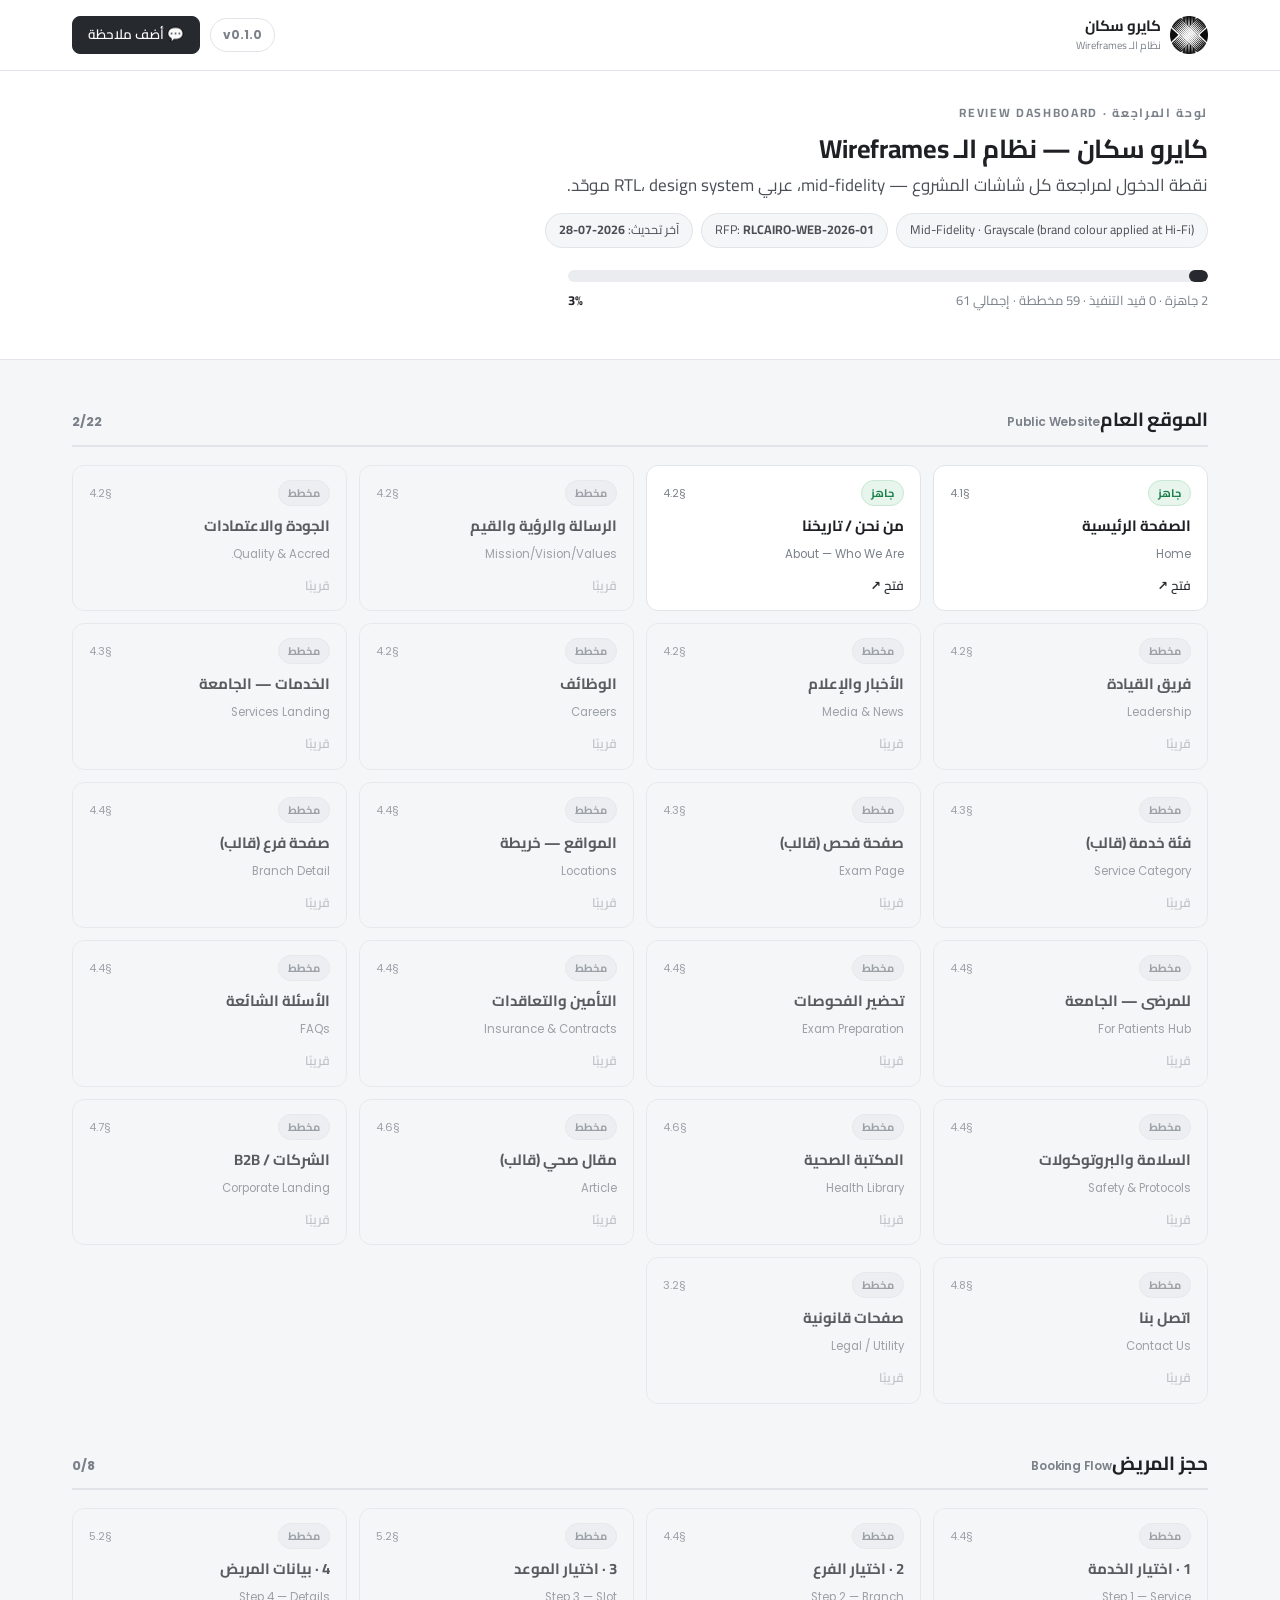
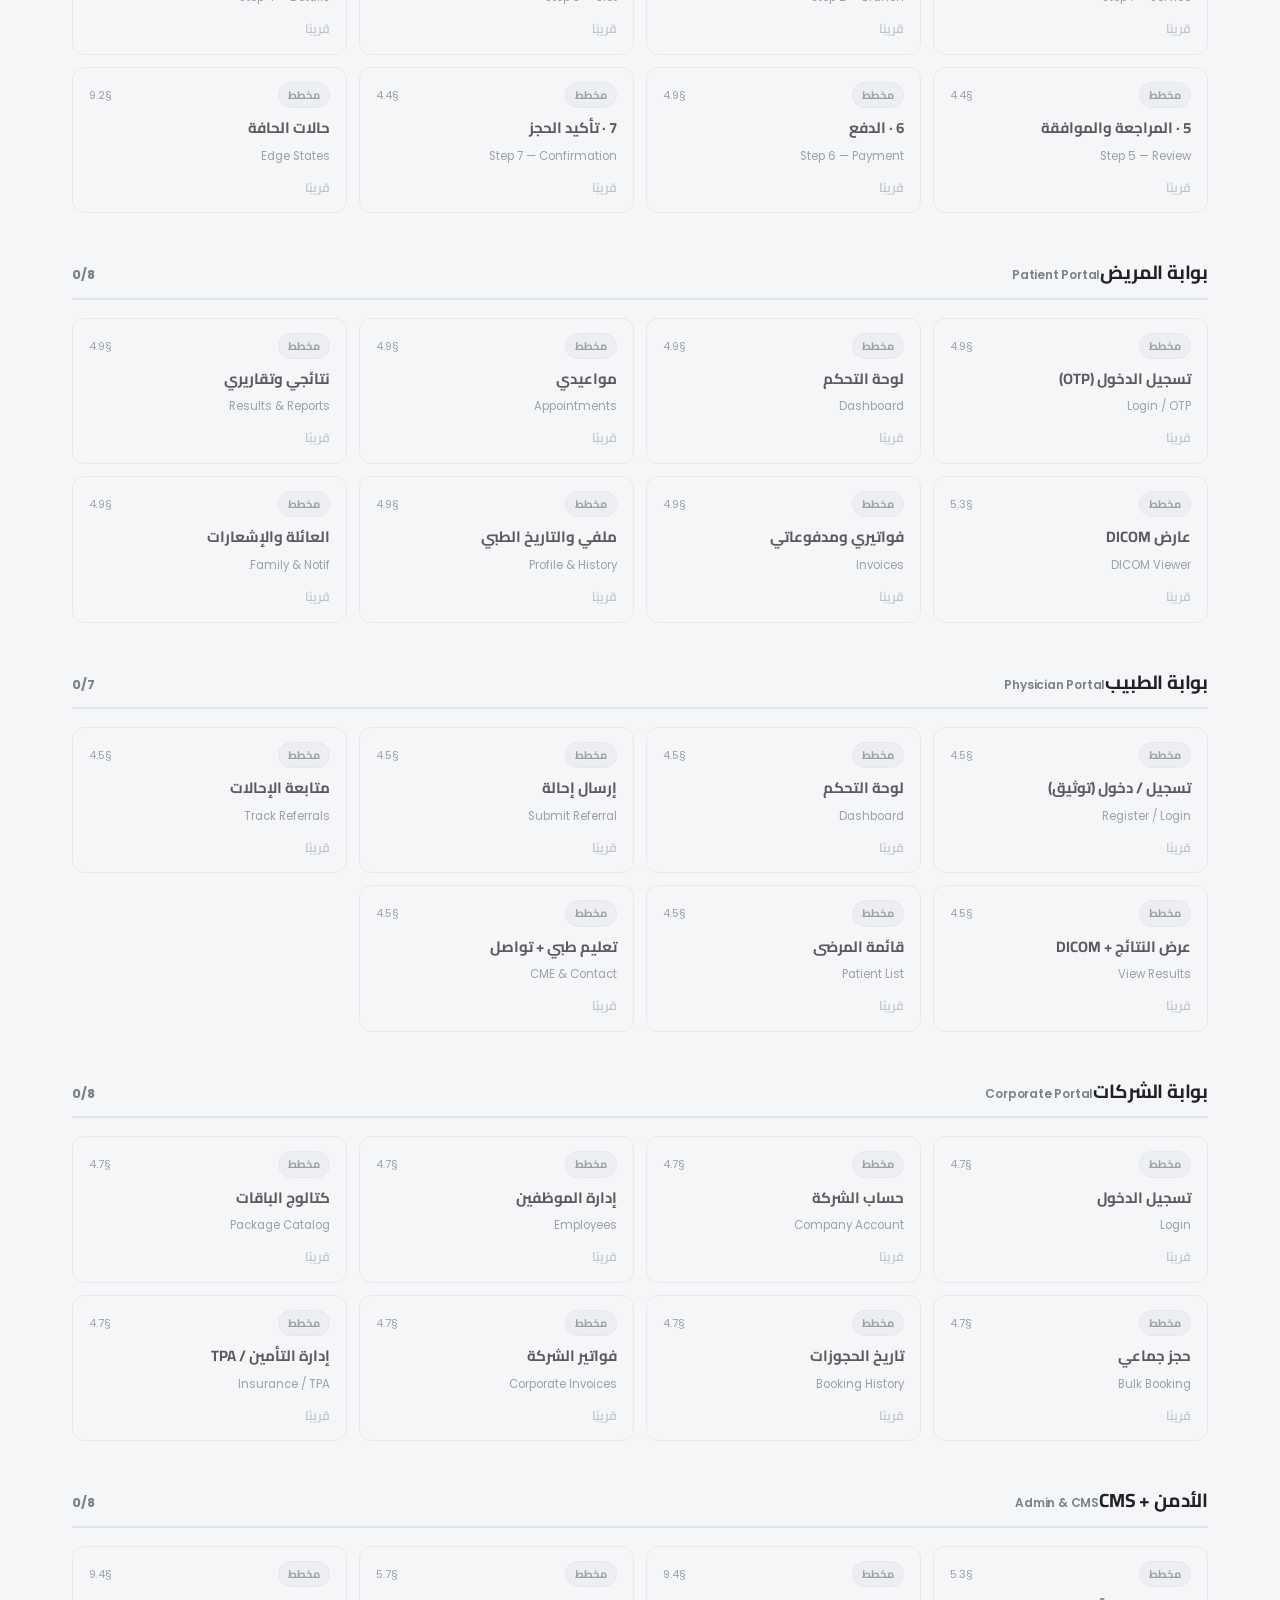
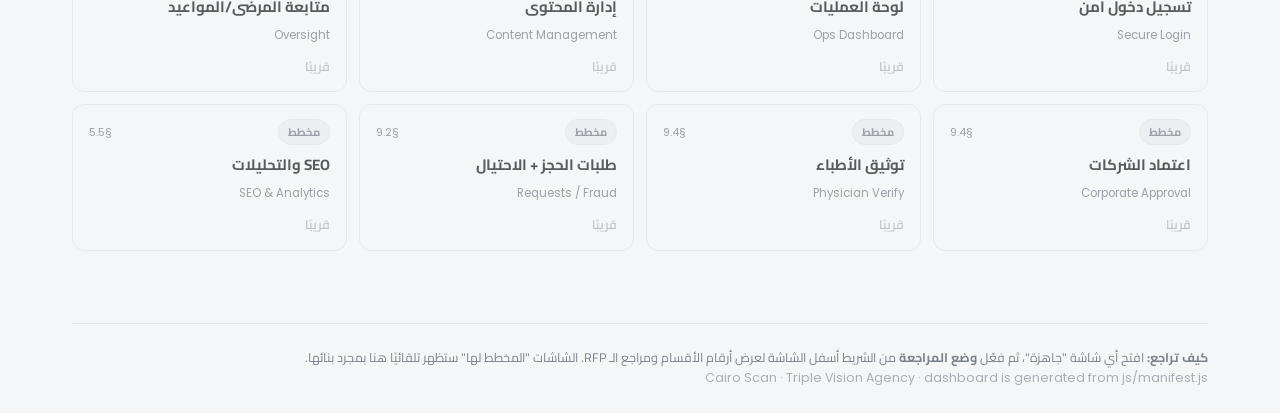
<file: index.html>
<!DOCTYPE html>
<html lang="ar" dir="rtl">
<head>
<meta charset="UTF-8">
<meta name="viewport" content="width=device-width, initial-scale=1.0">
<title>Cairo Scan — لوحة مراجعة الـ Wireframes</title>
<link rel="stylesheet" href="styles/ds.css">
<style>
  .dash-header{background:var(--surface); border-bottom:1px solid var(--line);}
  .dash-header .bar{display:flex; align-items:center; gap:16px; height:70px;}
  .dash-header .right{margin-inline-start:auto; display:flex; align-items:center; gap:10px;}
  .vpill{font-family:var(--font-en); font-size:12px; font-weight:700; color:var(--muted);
    border:1px solid var(--line); border-radius:var(--radius-pill); padding:6px 12px;}

  .dash-hero{background:var(--surface); border-bottom:1px solid var(--line); padding-block:var(--s6) var(--s7);}
  .dash-hero .eyebrow{margin-bottom:10px;}
  .dash-hero h1{font-size:26px; margin-bottom:6px;}
  .dash-hero .meta{display:flex; flex-wrap:wrap; gap:8px; margin-top:14px;}
  .dash-hero .meta span{background:var(--surface-2); border:1px solid var(--line); border-radius:var(--radius-pill);
    padding:6px 13px; font-size:12.5px; color:var(--ink-2);}

  .progress{margin-top:22px; max-width:640px;}
  .progress .track{height:12px; background:var(--surface-3); border-radius:var(--radius-pill); overflow:hidden;}
  .progress .track .fill{height:100%; background:var(--action); border-radius:var(--radius-pill); width:0; transition:width .6s ease;}
  .progress .lbl{display:flex; justify-content:space-between; margin-top:8px; font-size:13px; color:var(--muted);}
  .progress .lbl b{color:var(--ink);}

  .area{margin-top:var(--s7);}
  .area-head{display:flex; align-items:baseline; gap:12px; padding-bottom:12px;
    border-bottom:2px solid var(--line); margin-bottom:18px;}
  .area-head h2{font-size:19px;} .area-head .en{font-size:12px; font-weight:600; color:var(--muted); margin-inline-start:8px;}
  .area-head .area-count{margin-inline-start:auto; font-family:var(--font-en); font-size:13px; font-weight:700; color:var(--muted);}

  .cards{display:grid; grid-template-columns:repeat(auto-fill,minmax(230px,1fr)); gap:12px;}
  .card-link{display:flex; flex-direction:column; gap:6px; background:var(--surface);
    border:1px solid var(--line); border-radius:var(--radius); padding:14px 16px; text-decoration:none; color:var(--ink);
    transition:border-color .12s, transform .05s; position:relative;}
  a.card-link:hover{border-color:var(--action); transform:translateY(-1px); box-shadow:var(--shadow);}
  .card-link.planned{opacity:.72; background:var(--surface-2);}
  .c-top{display:flex; align-items:center; gap:8px; margin-bottom:2px;}
  .c-title{font-weight:700; font-size:15px;}
  .c-en{font-family:var(--font-en); font-size:11.5px; color:var(--muted);}
  .go{margin-top:6px; font-size:12.5px; font-weight:600; color:var(--action);}
  .go.muted{color:var(--faint);}
  .rfp{margin-inline-start:auto; font-family:var(--font-en); font-size:11px; color:var(--muted);}

  .st{font-size:11px; font-weight:700; padding:3px 9px; border-radius:var(--radius-pill); border:1px solid transparent;}
  .st.ready{background:#e7f5ec; color:#1a7f4b; border-color:#c7e8d3;}
  .st.in-progress{background:#f7eed9; color:#8a6410; border-color:#ecd9ad;}
  .st.planned{background:var(--surface-3); color:var(--muted); border-color:var(--line);}

  .foot{margin-top:var(--s8); padding:24px 0; border-top:1px solid var(--line); color:var(--muted); font-size:12.5px;}
</style>
</head>
<body>

<header class="dash-header">
  <div class="container">
    <div class="bar">
      <div class="brand">
        <img class="logo" src="assets/logo-mark.png" alt="كايرو سكان">
        <span class="wm"><b>كايرو سكان</b><br><span>نظام الـ Wireframes</span></span>
      </div>
      <div class="right">
        <span class="vpill" id="csVersion">v0.1.0</span>
        <a class="btn btn-primary btn-sm" href="feedback.html">💬 أضف ملاحظة</a>
      </div>
    </div>
  </div>
</header>

<section class="dash-hero">
  <div class="container">
    <p class="eyebrow">لوحة المراجعة · Review Dashboard</p>
    <h1 id="csName">كايرو سكان — نظام الـ Wireframes</h1>
    <p class="lead">نقطة الدخول لمراجعة كل شاشات المشروع — mid-fidelity، عربي RTL، design system موحّد.</p>
    <div class="meta">
      <span id="csFidelity">Mid-Fidelity · Grayscale</span>
      <span>RFP: <b>RLCAIRO-WEB-2026-01</b></span>
      <span>آخر تحديث: <b id="csUpdated">—</b></span>
    </div>
    <div class="progress">
      <div class="track"><div class="fill" id="csBar"></div></div>
      <div class="lbl"><span id="csCounts">—</span><b id="csPct">0%</b></div>
    </div>
  </div>
</section>

<main class="container">
  <div id="csAreas"></div>
  <div class="foot">
    <b>كيف تراجع:</b> افتح أي شاشة "جاهزة"، ثم فعّل <b>وضع المراجعة</b> من الشريط أسفل الشاشة لعرض أرقام الأقسام ومراجع الـ RFP. الشاشات "المخطط لها" ستظهر تلقائيًا هنا بمجرد بنائها.
    <br><span class="en" style="color:var(--faint)">Cairo Scan · Triple Vision Agency · dashboard is generated from js/manifest.js</span>
  </div>
</main>

<script src="js/manifest.js"></script>
<script src="js/dashboard.js"></script>
</body>
</html>
</file>
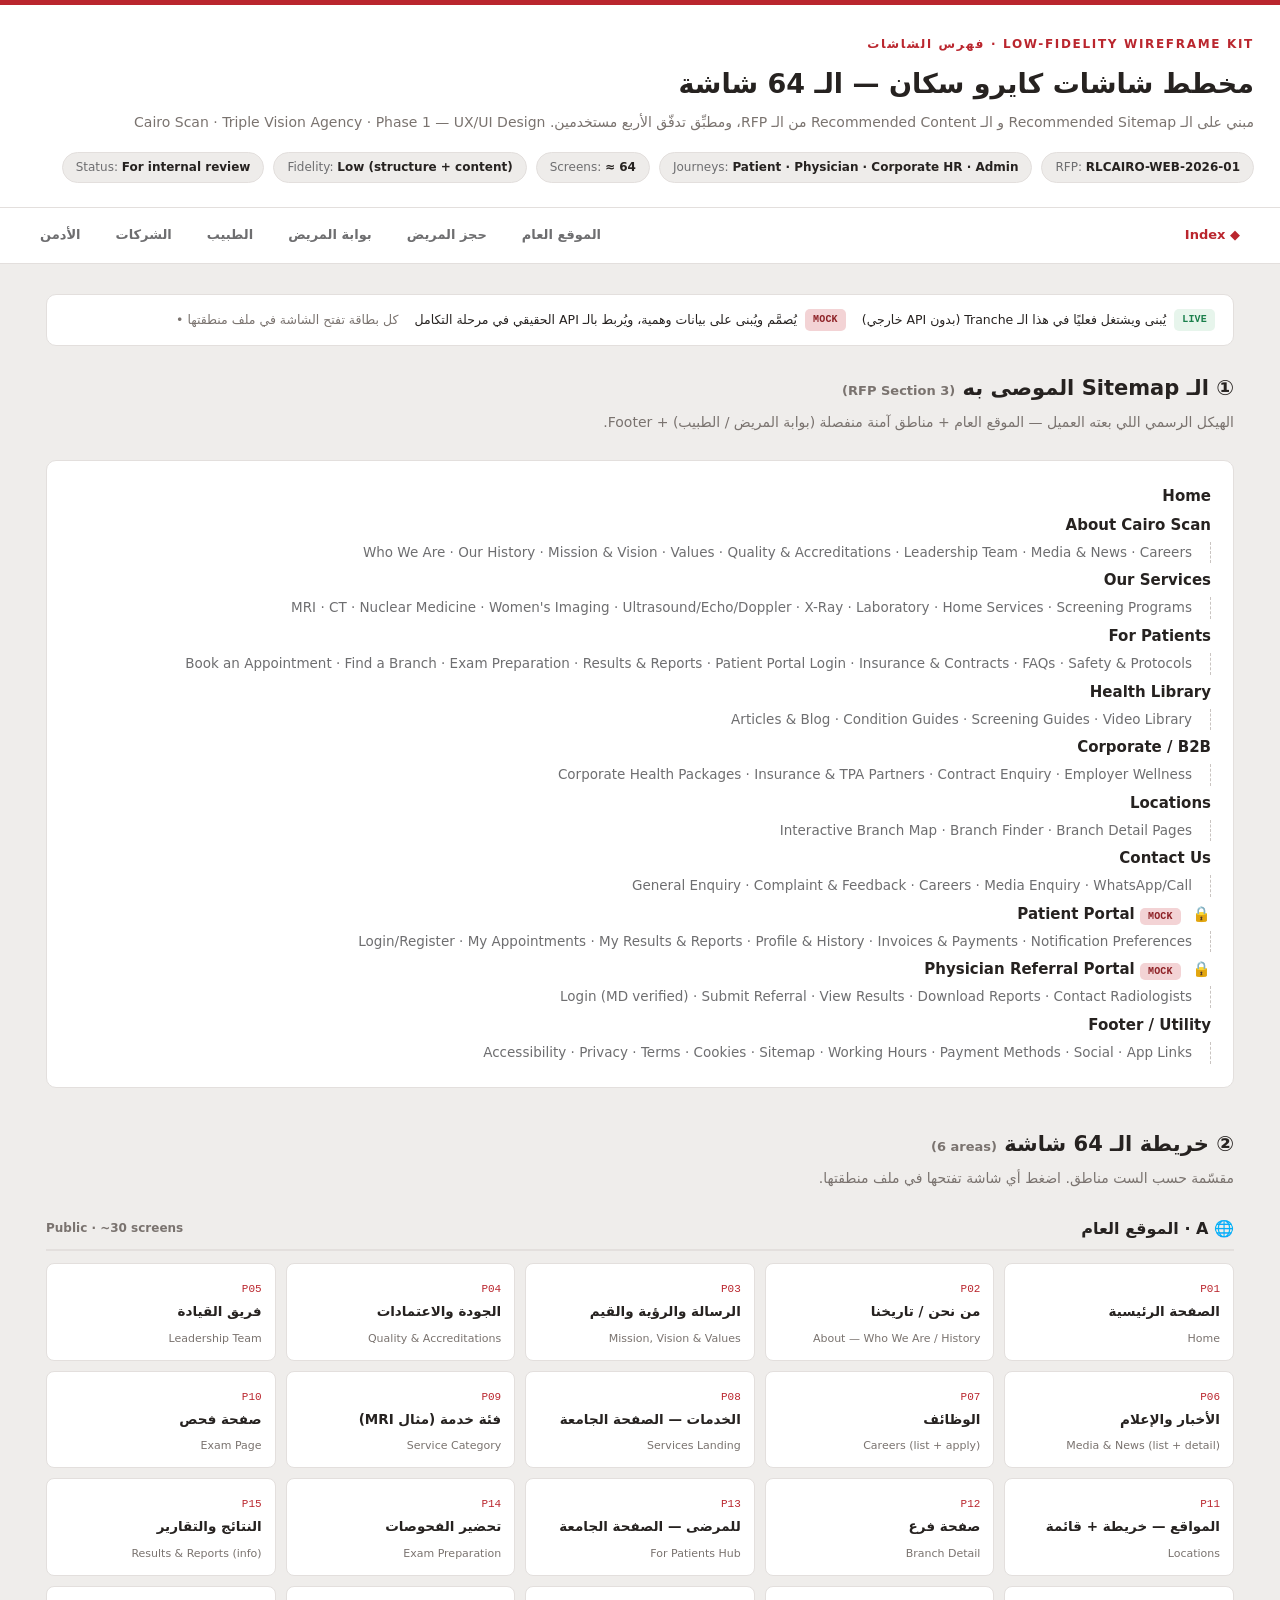
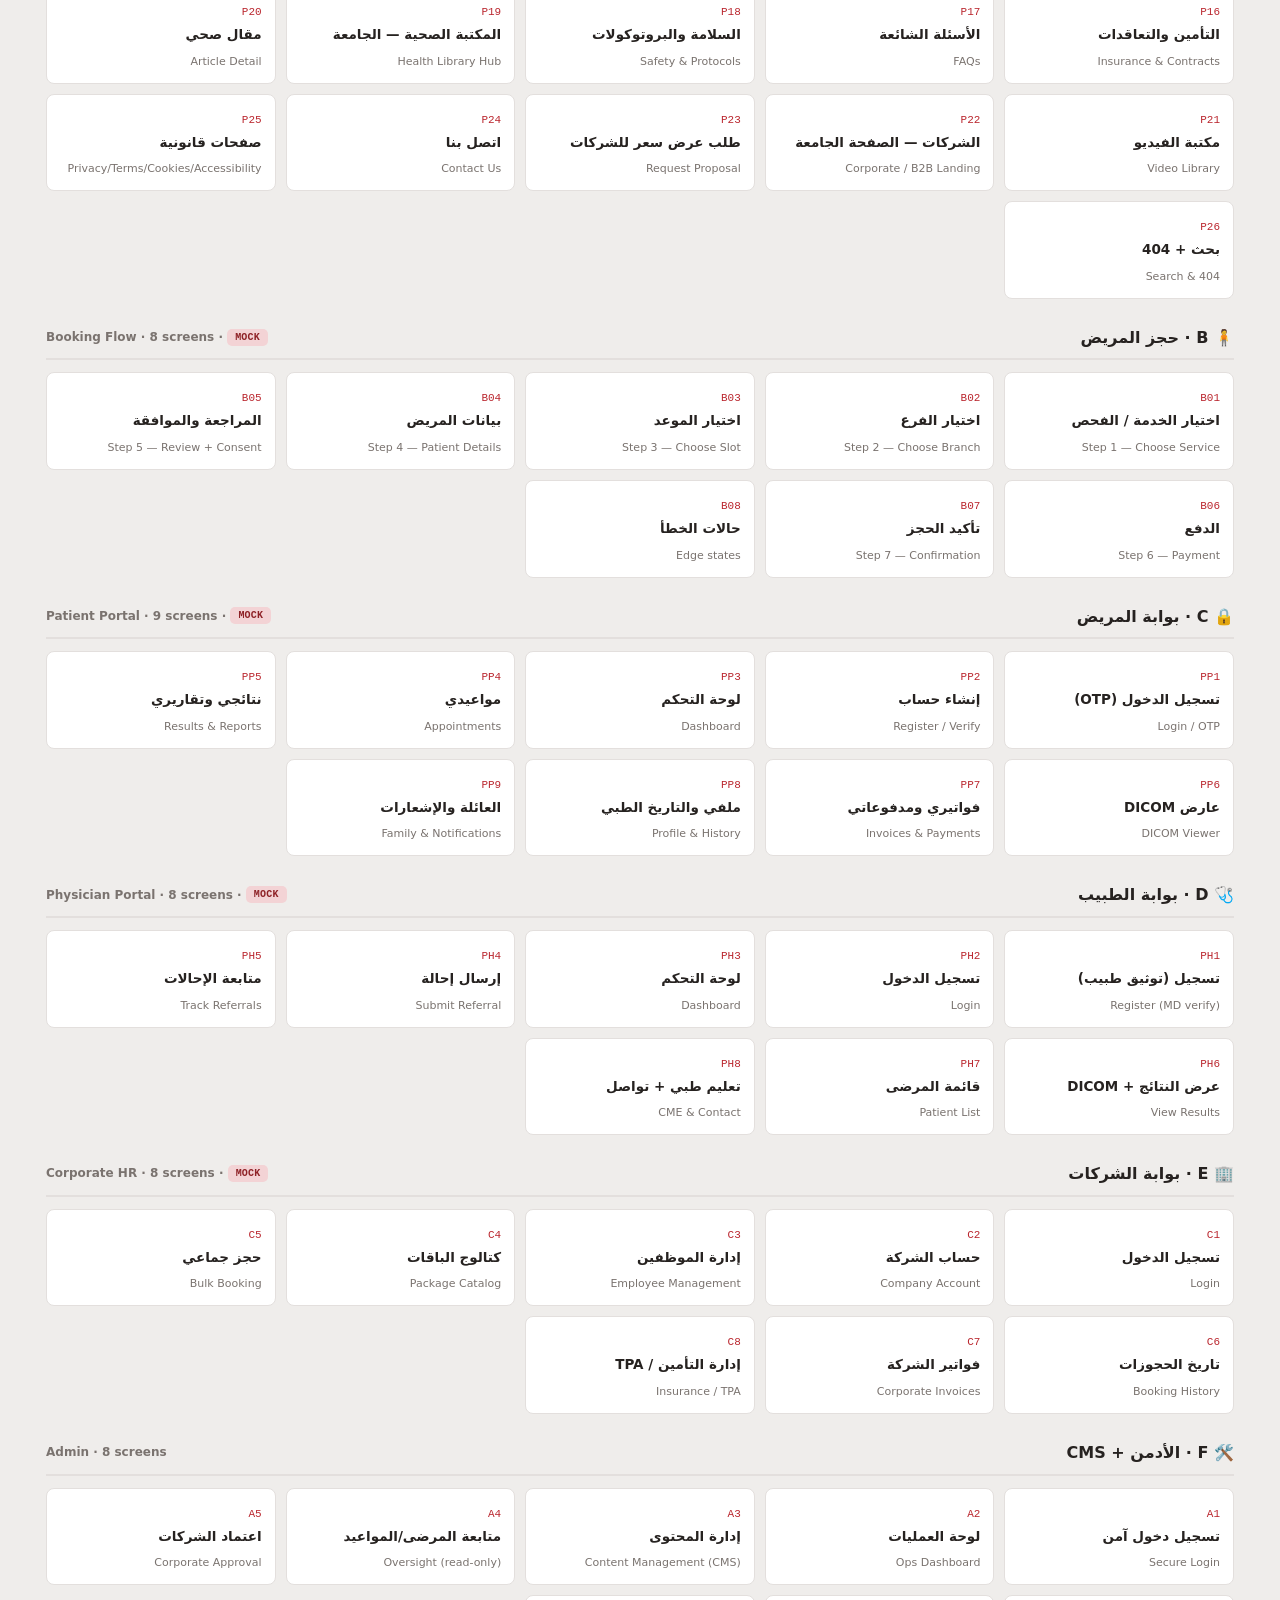
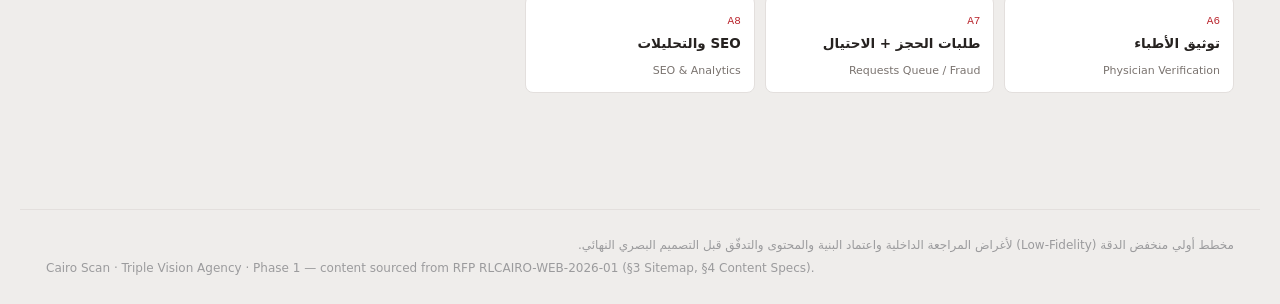
<file: legacy/index.html>
<!DOCTYPE html>
<html lang="ar" dir="rtl">
<head>
<meta charset="UTF-8">
<meta name="viewport" content="width=device-width, initial-scale=1.0">
<title>Cairo Scan — Wireframe Kit (Index)</title>
<link rel="stylesheet" href="wireframe-kit.css">
</head>
<body>

<header class="wf-header">
  <div class="inner">
    <p class="wf-eyebrow">Low-Fidelity Wireframe Kit · فهرس الشاشات</p>
    <h1>مخطط شاشات كايرو سكان — الـ 64 شاشة</h1>
    <p class="sub">مبني على الـ Recommended Sitemap و الـ Recommended Content من الـ RFP، ومطبِّق تدفّق الأربع مستخدمين. <span class="ltr">Cairo Scan · Triple Vision Agency · Phase 1 — UX/UI Design</span></p>
    <div class="pill-row">
      <span class="pill">RFP: <b>RLCAIRO-WEB-2026-01</b></span>
      <span class="pill">Journeys: <b>Patient · Physician · Corporate HR · Admin</b></span>
      <span class="pill">Screens: <b>≈ 64</b></span>
      <span class="pill">Fidelity: <b>Low (structure + content)</b></span>
      <span class="pill">Status: <b>For internal review</b></span>
    </div>
  </div>
</header>

<nav class="wf-nav"><div class="inner">
  <a class="home" href="index.html">◆ Index</a>
  <a href="01-public.html">الموقع العام</a>
  <a href="02-patient-booking.html">حجز المريض</a>
  <a href="03-patient-portal.html">بوابة المريض</a>
  <a href="04-physician.html">الطبيب</a>
  <a href="05-corporate.html">الشركات</a>
  <a href="06-admin.html">الأدمن</a>
</div></nav>

<main>

  <div class="legend">
    <div class="li"><span class="badge live">LIVE</span> يُبنى ويشتغل فعليًا في هذا الـ Tranche (بدون API خارجي)</div>
    <div class="li"><span class="badge mock">MOCK</span> يُصمَّم ويُبنى على بيانات وهمية، ويُربط بالـ API الحقيقي في مرحلة التكامل</div>
    <div class="li"><span class="ltr" style="color:var(--muted)">• كل بطاقة تفتح الشاشة في ملف منطقتها</span></div>
  </div>

  <!-- ===== RECOMMENDED SITEMAP (RFP §3) ===== -->
  <div class="area-intro"><h2>① الـ Sitemap الموصى به <span class="ltr" style="font-size:13px;color:var(--muted)">(RFP Section 3)</span></h2>
  <p>الهيكل الرسمي اللي بعته العميل — الموقع العام + مناطق آمنة منفصلة (بوابة المريض / الطبيب) + Footer.</p></div>

  <div class="tree">
    <ul>
      <li><span class="node">Home</span></li>
      <li><span class="node">About Cairo Scan</span>
        <ul><li class="leaf">Who We Are · Our History · Mission &amp; Vision · Values · Quality &amp; Accreditations · Leadership Team · Media &amp; News · Careers</li></ul></li>
      <li><span class="node">Our Services</span>
        <ul><li class="leaf">MRI · CT · Nuclear Medicine · Women's Imaging · Ultrasound/Echo/Doppler · X-Ray · Laboratory · Home Services · Screening Programs</li></ul></li>
      <li><span class="node">For Patients</span>
        <ul><li class="leaf">Book an Appointment · Find a Branch · Exam Preparation · Results &amp; Reports · Patient Portal Login · Insurance &amp; Contracts · FAQs · Safety &amp; Protocols</li></ul></li>
      <li><span class="node">Health Library</span>
        <ul><li class="leaf">Articles &amp; Blog · Condition Guides · Screening Guides · Video Library</li></ul></li>
      <li><span class="node">Corporate / B2B</span>
        <ul><li class="leaf">Corporate Health Packages · Insurance &amp; TPA Partners · Contract Enquiry · Employer Wellness</li></ul></li>
      <li><span class="node">Locations</span>
        <ul><li class="leaf">Interactive Branch Map · Branch Finder · Branch Detail Pages</li></ul></li>
      <li><span class="node">Contact Us</span>
        <ul><li class="leaf">General Enquiry · Complaint &amp; Feedback · Careers · Media Enquiry · WhatsApp/Call</li></ul></li>
      <li><span class="node">🔒 Patient Portal <span class="badge mock">MOCK</span></span>
        <ul><li class="leaf">Login/Register · My Appointments · My Results &amp; Reports · Profile &amp; History · Invoices &amp; Payments · Notification Preferences</li></ul></li>
      <li><span class="node">🔒 Physician Referral Portal <span class="badge mock">MOCK</span></span>
        <ul><li class="leaf">Login (MD verified) · Submit Referral · View Results · Download Reports · Contact Radiologists</li></ul></li>
      <li><span class="node">Footer / Utility</span>
        <ul><li class="leaf">Accessibility · Privacy · Terms · Cookies · Sitemap · Working Hours · Payment Methods · Social · App Links</li></ul></li>
    </ul>
  </div>

  <!-- ===== 64-SCREEN MAP ===== -->
  <div class="area-intro" style="margin-top:40px"><h2>② خريطة الـ 64 شاشة <span class="ltr" style="font-size:13px;color:var(--muted)">(6 areas)</span></h2>
  <p>مقسّمة حسب الست مناطق. اضغط أي شاشة تفتحها في ملف منطقتها.</p></div>

  <!-- Public -->
  <div class="map-area">
    <h3>🌐 A · الموقع العام <span class="ct">Public · ~30 screens</span></h3>
    <div class="map-grid">
      <a class="map-card" href="01-public.html#P01"><span class="mid">P01</span><div class="mname">الصفحة الرئيسية</div><span class="men">Home</span></a>
      <a class="map-card" href="01-public.html#P02"><span class="mid">P02</span><div class="mname">من نحن / تاريخنا</div><span class="men">About — Who We Are / History</span></a>
      <a class="map-card" href="01-public.html#P03"><span class="mid">P03</span><div class="mname">الرسالة والرؤية والقيم</div><span class="men">Mission, Vision &amp; Values</span></a>
      <a class="map-card" href="01-public.html#P04"><span class="mid">P04</span><div class="mname">الجودة والاعتمادات</div><span class="men">Quality &amp; Accreditations</span></a>
      <a class="map-card" href="01-public.html#P05"><span class="mid">P05</span><div class="mname">فريق القيادة</div><span class="men">Leadership Team</span></a>
      <a class="map-card" href="01-public.html#P06"><span class="mid">P06</span><div class="mname">الأخبار والإعلام</div><span class="men">Media &amp; News (list + detail)</span></a>
      <a class="map-card" href="01-public.html#P07"><span class="mid">P07</span><div class="mname">الوظائف</div><span class="men">Careers (list + apply)</span></a>
      <a class="map-card" href="01-public.html#P08"><span class="mid">P08</span><div class="mname">الخدمات — الصفحة الجامعة</div><span class="men">Services Landing</span></a>
      <a class="map-card" href="01-public.html#P09"><span class="mid">P09</span><div class="mname">فئة خدمة (مثال MRI)</div><span class="men">Service Category</span></a>
      <a class="map-card" href="01-public.html#P10"><span class="mid">P10</span><div class="mname">صفحة فحص</div><span class="men">Exam Page</span></a>
      <a class="map-card" href="01-public.html#P11"><span class="mid">P11</span><div class="mname">المواقع — خريطة + قائمة</div><span class="men">Locations</span></a>
      <a class="map-card" href="01-public.html#P12"><span class="mid">P12</span><div class="mname">صفحة فرع</div><span class="men">Branch Detail</span></a>
      <a class="map-card" href="01-public.html#P13"><span class="mid">P13</span><div class="mname">للمرضى — الصفحة الجامعة</div><span class="men">For Patients Hub</span></a>
      <a class="map-card" href="01-public.html#P14"><span class="mid">P14</span><div class="mname">تحضير الفحوصات</div><span class="men">Exam Preparation</span></a>
      <a class="map-card" href="01-public.html#P15"><span class="mid">P15</span><div class="mname">النتائج والتقارير</div><span class="men">Results &amp; Reports (info)</span></a>
      <a class="map-card" href="01-public.html#P16"><span class="mid">P16</span><div class="mname">التأمين والتعاقدات</div><span class="men">Insurance &amp; Contracts</span></a>
      <a class="map-card" href="01-public.html#P17"><span class="mid">P17</span><div class="mname">الأسئلة الشائعة</div><span class="men">FAQs</span></a>
      <a class="map-card" href="01-public.html#P18"><span class="mid">P18</span><div class="mname">السلامة والبروتوكولات</div><span class="men">Safety &amp; Protocols</span></a>
      <a class="map-card" href="01-public.html#P19"><span class="mid">P19</span><div class="mname">المكتبة الصحية — الجامعة</div><span class="men">Health Library Hub</span></a>
      <a class="map-card" href="01-public.html#P20"><span class="mid">P20</span><div class="mname">مقال صحي</div><span class="men">Article Detail</span></a>
      <a class="map-card" href="01-public.html#P21"><span class="mid">P21</span><div class="mname">مكتبة الفيديو</div><span class="men">Video Library</span></a>
      <a class="map-card" href="01-public.html#P22"><span class="mid">P22</span><div class="mname">الشركات — الصفحة الجامعة</div><span class="men">Corporate / B2B Landing</span></a>
      <a class="map-card" href="01-public.html#P23"><span class="mid">P23</span><div class="mname">طلب عرض سعر للشركات</div><span class="men">Request Proposal</span></a>
      <a class="map-card" href="01-public.html#P24"><span class="mid">P24</span><div class="mname">اتصل بنا</div><span class="men">Contact Us</span></a>
      <a class="map-card" href="01-public.html#P25"><span class="mid">P25</span><div class="mname">صفحات قانونية</div><span class="men">Privacy/Terms/Cookies/Accessibility</span></a>
      <a class="map-card" href="01-public.html#P26"><span class="mid">P26</span><div class="mname">بحث + 404</div><span class="men">Search &amp; 404</span></a>
    </div>
  </div>

  <!-- Patient booking -->
  <div class="map-area">
    <h3>🧍 B · حجز المريض <span class="ct">Booking Flow · 8 screens · <span class="badge mock" style="vertical-align:middle">MOCK</span></span></h3>
    <div class="map-grid">
      <a class="map-card" href="02-patient-booking.html#B01"><span class="mid">B01</span><div class="mname">اختيار الخدمة / الفحص</div><span class="men">Step 1 — Choose Service</span></a>
      <a class="map-card" href="02-patient-booking.html#B02"><span class="mid">B02</span><div class="mname">اختيار الفرع</div><span class="men">Step 2 — Choose Branch</span></a>
      <a class="map-card" href="02-patient-booking.html#B03"><span class="mid">B03</span><div class="mname">اختيار الموعد</div><span class="men">Step 3 — Choose Slot</span></a>
      <a class="map-card" href="02-patient-booking.html#B04"><span class="mid">B04</span><div class="mname">بيانات المريض</div><span class="men">Step 4 — Patient Details</span></a>
      <a class="map-card" href="02-patient-booking.html#B05"><span class="mid">B05</span><div class="mname">المراجعة والموافقة</div><span class="men">Step 5 — Review + Consent</span></a>
      <a class="map-card" href="02-patient-booking.html#B06"><span class="mid">B06</span><div class="mname">الدفع</div><span class="men">Step 6 — Payment</span></a>
      <a class="map-card" href="02-patient-booking.html#B07"><span class="mid">B07</span><div class="mname">تأكيد الحجز</div><span class="men">Step 7 — Confirmation</span></a>
      <a class="map-card" href="02-patient-booking.html#B08"><span class="mid">B08</span><div class="mname">حالات الخطأ</div><span class="men">Edge states</span></a>
    </div>
  </div>

  <!-- Patient portal -->
  <div class="map-area">
    <h3>🔒 C · بوابة المريض <span class="ct">Patient Portal · 9 screens · <span class="badge mock" style="vertical-align:middle">MOCK</span></span></h3>
    <div class="map-grid">
      <a class="map-card" href="03-patient-portal.html#PP1"><span class="mid">PP1</span><div class="mname">تسجيل الدخول (OTP)</div><span class="men">Login / OTP</span></a>
      <a class="map-card" href="03-patient-portal.html#PP2"><span class="mid">PP2</span><div class="mname">إنشاء حساب</div><span class="men">Register / Verify</span></a>
      <a class="map-card" href="03-patient-portal.html#PP3"><span class="mid">PP3</span><div class="mname">لوحة التحكم</div><span class="men">Dashboard</span></a>
      <a class="map-card" href="03-patient-portal.html#PP4"><span class="mid">PP4</span><div class="mname">مواعيدي</div><span class="men">Appointments</span></a>
      <a class="map-card" href="03-patient-portal.html#PP5"><span class="mid">PP5</span><div class="mname">نتائجي وتقاريري</div><span class="men">Results &amp; Reports</span></a>
      <a class="map-card" href="03-patient-portal.html#PP6"><span class="mid">PP6</span><div class="mname">عارض DICOM</div><span class="men">DICOM Viewer</span></a>
      <a class="map-card" href="03-patient-portal.html#PP7"><span class="mid">PP7</span><div class="mname">فواتيري ومدفوعاتي</div><span class="men">Invoices &amp; Payments</span></a>
      <a class="map-card" href="03-patient-portal.html#PP8"><span class="mid">PP8</span><div class="mname">ملفي والتاريخ الطبي</div><span class="men">Profile &amp; History</span></a>
      <a class="map-card" href="03-patient-portal.html#PP9"><span class="mid">PP9</span><div class="mname">العائلة والإشعارات</div><span class="men">Family &amp; Notifications</span></a>
    </div>
  </div>

  <!-- Physician -->
  <div class="map-area">
    <h3>🩺 D · بوابة الطبيب <span class="ct">Physician Portal · 8 screens · <span class="badge mock" style="vertical-align:middle">MOCK</span></span></h3>
    <div class="map-grid">
      <a class="map-card" href="04-physician.html#PH1"><span class="mid">PH1</span><div class="mname">تسجيل (توثيق طبيب)</div><span class="men">Register (MD verify)</span></a>
      <a class="map-card" href="04-physician.html#PH2"><span class="mid">PH2</span><div class="mname">تسجيل الدخول</div><span class="men">Login</span></a>
      <a class="map-card" href="04-physician.html#PH3"><span class="mid">PH3</span><div class="mname">لوحة التحكم</div><span class="men">Dashboard</span></a>
      <a class="map-card" href="04-physician.html#PH4"><span class="mid">PH4</span><div class="mname">إرسال إحالة</div><span class="men">Submit Referral</span></a>
      <a class="map-card" href="04-physician.html#PH5"><span class="mid">PH5</span><div class="mname">متابعة الإحالات</div><span class="men">Track Referrals</span></a>
      <a class="map-card" href="04-physician.html#PH6"><span class="mid">PH6</span><div class="mname">عرض النتائج + DICOM</div><span class="men">View Results</span></a>
      <a class="map-card" href="04-physician.html#PH7"><span class="mid">PH7</span><div class="mname">قائمة المرضى</div><span class="men">Patient List</span></a>
      <a class="map-card" href="04-physician.html#PH8"><span class="mid">PH8</span><div class="mname">تعليم طبي + تواصل</div><span class="men">CME &amp; Contact</span></a>
    </div>
  </div>

  <!-- Corporate -->
  <div class="map-area">
    <h3>🏢 E · بوابة الشركات <span class="ct">Corporate HR · 8 screens · <span class="badge mock" style="vertical-align:middle">MOCK</span></span></h3>
    <div class="map-grid">
      <a class="map-card" href="05-corporate.html#C1"><span class="mid">C1</span><div class="mname">تسجيل الدخول</div><span class="men">Login</span></a>
      <a class="map-card" href="05-corporate.html#C2"><span class="mid">C2</span><div class="mname">حساب الشركة</div><span class="men">Company Account</span></a>
      <a class="map-card" href="05-corporate.html#C3"><span class="mid">C3</span><div class="mname">إدارة الموظفين</div><span class="men">Employee Management</span></a>
      <a class="map-card" href="05-corporate.html#C4"><span class="mid">C4</span><div class="mname">كتالوج الباقات</div><span class="men">Package Catalog</span></a>
      <a class="map-card" href="05-corporate.html#C5"><span class="mid">C5</span><div class="mname">حجز جماعي</div><span class="men">Bulk Booking</span></a>
      <a class="map-card" href="05-corporate.html#C6"><span class="mid">C6</span><div class="mname">تاريخ الحجوزات</div><span class="men">Booking History</span></a>
      <a class="map-card" href="05-corporate.html#C7"><span class="mid">C7</span><div class="mname">فواتير الشركة</div><span class="men">Corporate Invoices</span></a>
      <a class="map-card" href="05-corporate.html#C8"><span class="mid">C8</span><div class="mname">إدارة التأمين / TPA</div><span class="men">Insurance / TPA</span></a>
    </div>
  </div>

  <!-- Admin -->
  <div class="map-area">
    <h3>🛠️ F · الأدمن + CMS <span class="ct">Admin · 8 screens</span></h3>
    <div class="map-grid">
      <a class="map-card" href="06-admin.html#A1"><span class="mid">A1</span><div class="mname">تسجيل دخول آمن</div><span class="men">Secure Login</span></a>
      <a class="map-card" href="06-admin.html#A2"><span class="mid">A2</span><div class="mname">لوحة العمليات</div><span class="men">Ops Dashboard</span></a>
      <a class="map-card" href="06-admin.html#A3"><span class="mid">A3</span><div class="mname">إدارة المحتوى</div><span class="men">Content Management (CMS)</span></a>
      <a class="map-card" href="06-admin.html#A4"><span class="mid">A4</span><div class="mname">متابعة المرضى/المواعيد</div><span class="men">Oversight (read-only)</span></a>
      <a class="map-card" href="06-admin.html#A5"><span class="mid">A5</span><div class="mname">اعتماد الشركات</div><span class="men">Corporate Approval</span></a>
      <a class="map-card" href="06-admin.html#A6"><span class="mid">A6</span><div class="mname">توثيق الأطباء</div><span class="men">Physician Verification</span></a>
      <a class="map-card" href="06-admin.html#A7"><span class="mid">A7</span><div class="mname">طلبات الحجز + الاحتيال</div><span class="men">Requests Queue / Fraud</span></a>
      <a class="map-card" href="06-admin.html#A8"><span class="mid">A8</span><div class="mname">SEO والتحليلات</div><span class="men">SEO &amp; Analytics</span></a>
    </div>
  </div>

</main>

<footer class="wf-foot">
  مخطط أولي منخفض الدقة (Low-Fidelity) لأغراض المراجعة الداخلية واعتماد البنية والمحتوى والتدفّق قبل التصميم البصري النهائي.
  <span class="ltr" style="display:block;margin-top:4px">Cairo Scan · Triple Vision Agency · Phase 1 — content sourced from RFP RLCAIRO-WEB-2026-01 (§3 Sitemap, §4 Content Specs).</span>
</footer>

</body>
</html>
</file>
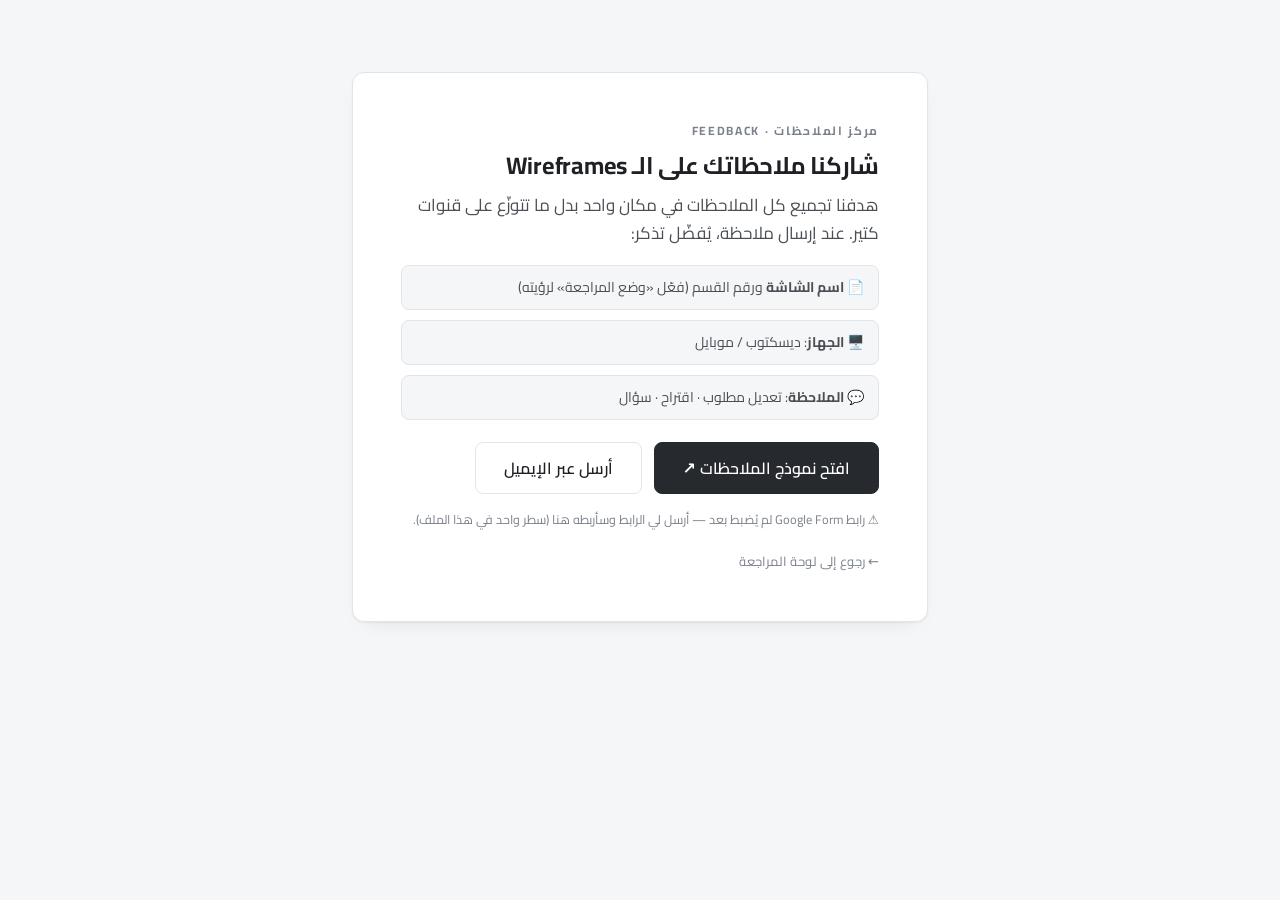
<file: feedback.html>
<!DOCTYPE html>
<html lang="ar" dir="rtl">
<head>
<meta charset="UTF-8">
<meta name="viewport" content="width=device-width, initial-scale=1.0">
<title>Cairo Scan — إرسال ملاحظة</title>
<link rel="stylesheet" href="styles/ds.css">
<style>
  .fb-wrap{max-width:640px; margin:0 auto; padding-block:var(--s8);}
  .fb-card{background:var(--surface); border:1px solid var(--line); border-radius:var(--radius); padding:var(--s7); box-shadow:var(--shadow);}
  .fb-card .eyebrow{margin-bottom:10px;}
  .fb-card h1{font-size:24px; margin-bottom:10px;}
  .fb-list{margin:18px 0; padding:0; list-style:none; display:grid; gap:10px;}
  .fb-list li{background:var(--surface-2); border:1px solid var(--line); border-radius:var(--radius-sm); padding:10px 14px; font-size:14px; color:var(--ink-2);}
  .fb-actions{display:flex; flex-wrap:wrap; gap:12px; margin-top:22px;}
  .back{display:inline-block; margin-top:20px; color:var(--muted); font-size:13px; text-decoration:none;}
  .back:hover{color:var(--ink);}
</style>
</head>
<body>
<div class="container fb-wrap">
  <div class="fb-card">
    <p class="eyebrow">مركز الملاحظات · Feedback</p>
    <h1>شاركنا ملاحظاتك على الـ Wireframes</h1>
    <p class="lead">هدفنا تجميع كل الملاحظات في مكان واحد بدل ما تتوزّع على قنوات كتير. عند إرسال ملاحظة، يُفضّل تذكر:</p>
    <ul class="fb-list">
      <li>📄 <b>اسم الشاشة</b> ورقم القسم (فعّل «وضع المراجعة» لرؤيته)</li>
      <li>🖥️ <b>الجهاز</b>: ديسكتوب / موبايل</li>
      <li>💬 <b>الملاحظة</b>: تعديل مطلوب · اقتراح · سؤال</li>
    </ul>

    <div class="fb-actions">
      <!-- ضع رابط Google Form هنا (data-form) — الزر يفتحه في تبويب جديد -->
      <a class="btn btn-primary btn-lg" id="fbForm" href="#" target="_blank" rel="noopener">افتح نموذج الملاحظات ↗</a>
      <a class="btn btn-outline btn-lg" href="mailto:?subject=Cairo%20Scan%20Wireframe%20Feedback">أرسل عبر الإيميل</a>
    </div>

    <p class="caption" id="fbNote" style="margin-top:16px">
      ⚠️ رابط Google Form لم يُضبط بعد — أرسل لي الرابط وسأربطه هنا (سطر واحد في هذا الملف).
    </p>

    <a class="back" href="index.html">← رجوع إلى لوحة المراجعة</a>
  </div>
</div>

<script>
  // Replace with the real Google Form URL, e.g.:
  // var FEEDBACK_FORM_URL = 'https://forms.gle/XXXXXXXX';
  var FEEDBACK_FORM_URL = '';
  (function () {
    var a = document.getElementById('fbForm'), note = document.getElementById('fbNote');
    if (FEEDBACK_FORM_URL) { a.href = FEEDBACK_FORM_URL; if (note) note.style.display = 'none'; }
    else { a.addEventListener('click', function (e) { e.preventDefault(); alert('رابط نموذج الملاحظات لم يُضبط بعد.'); }); }
  })();
</script>
</body>
</html>
</file>
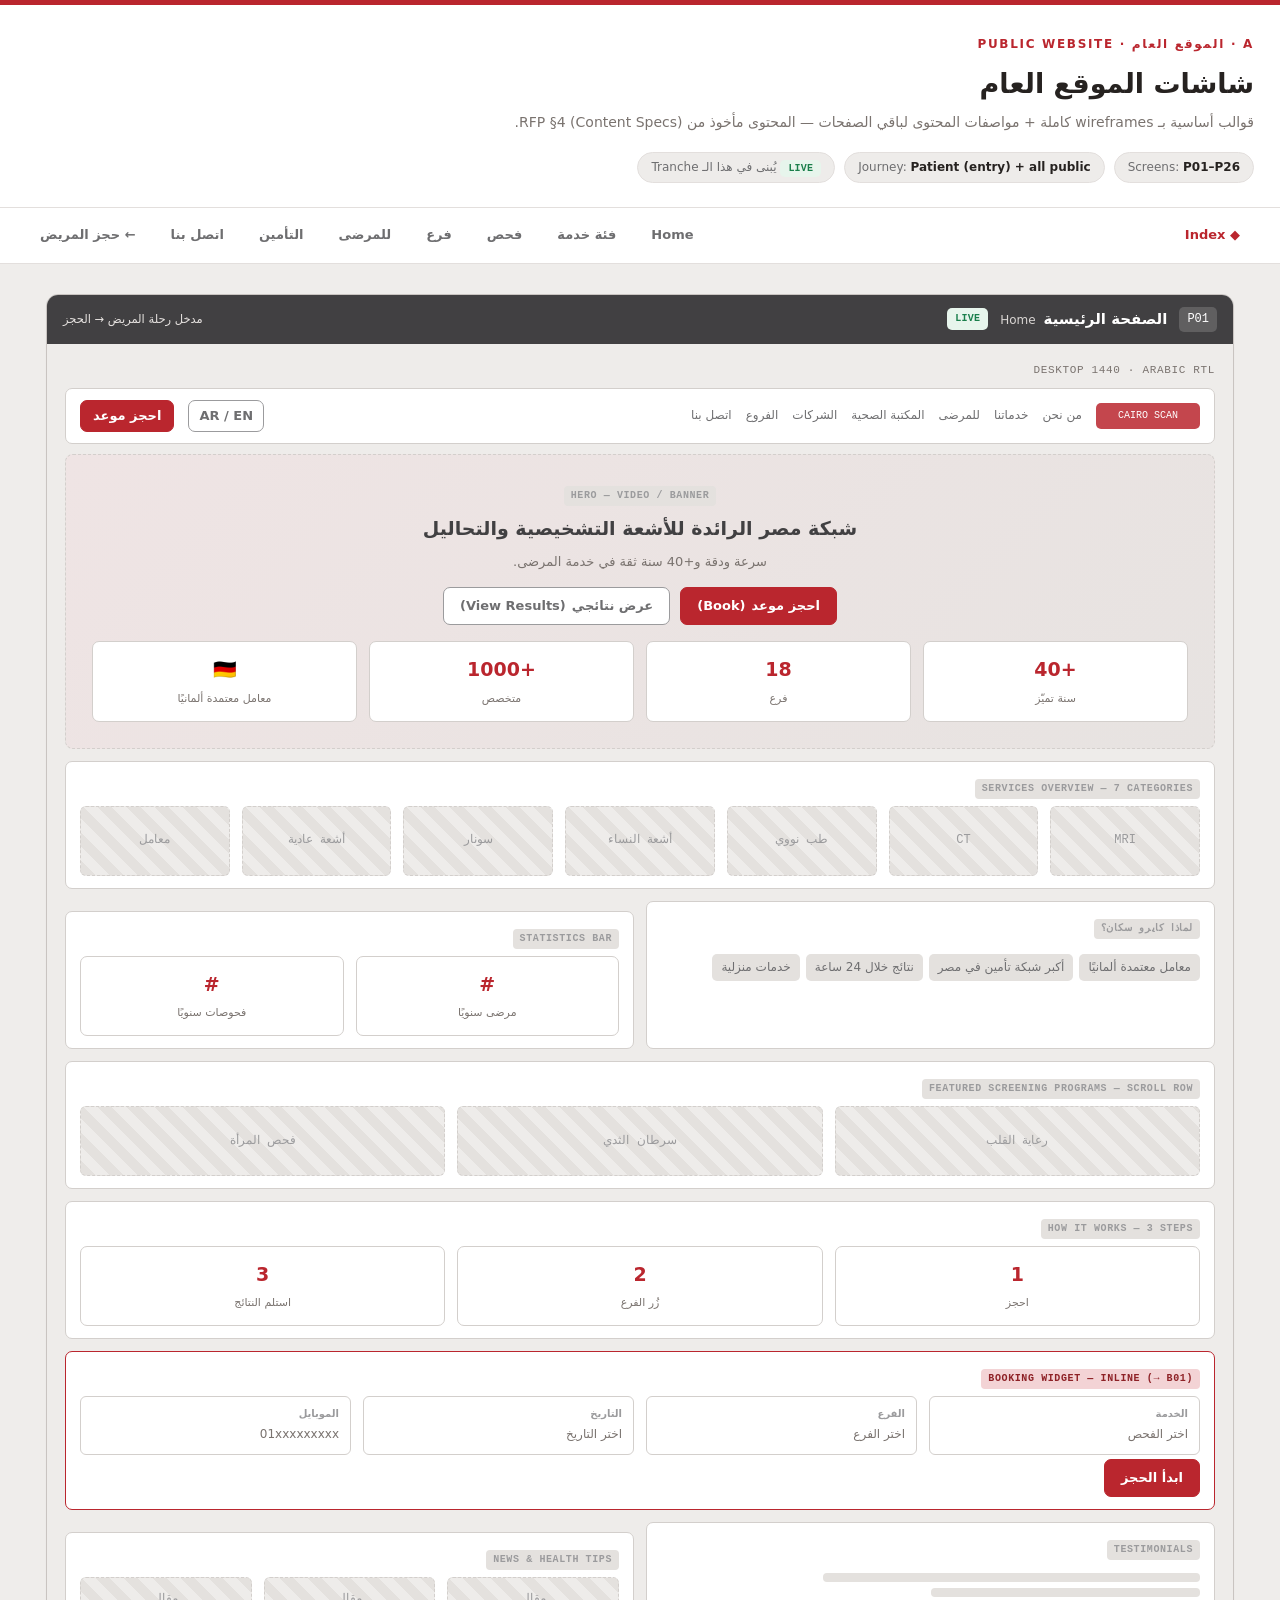
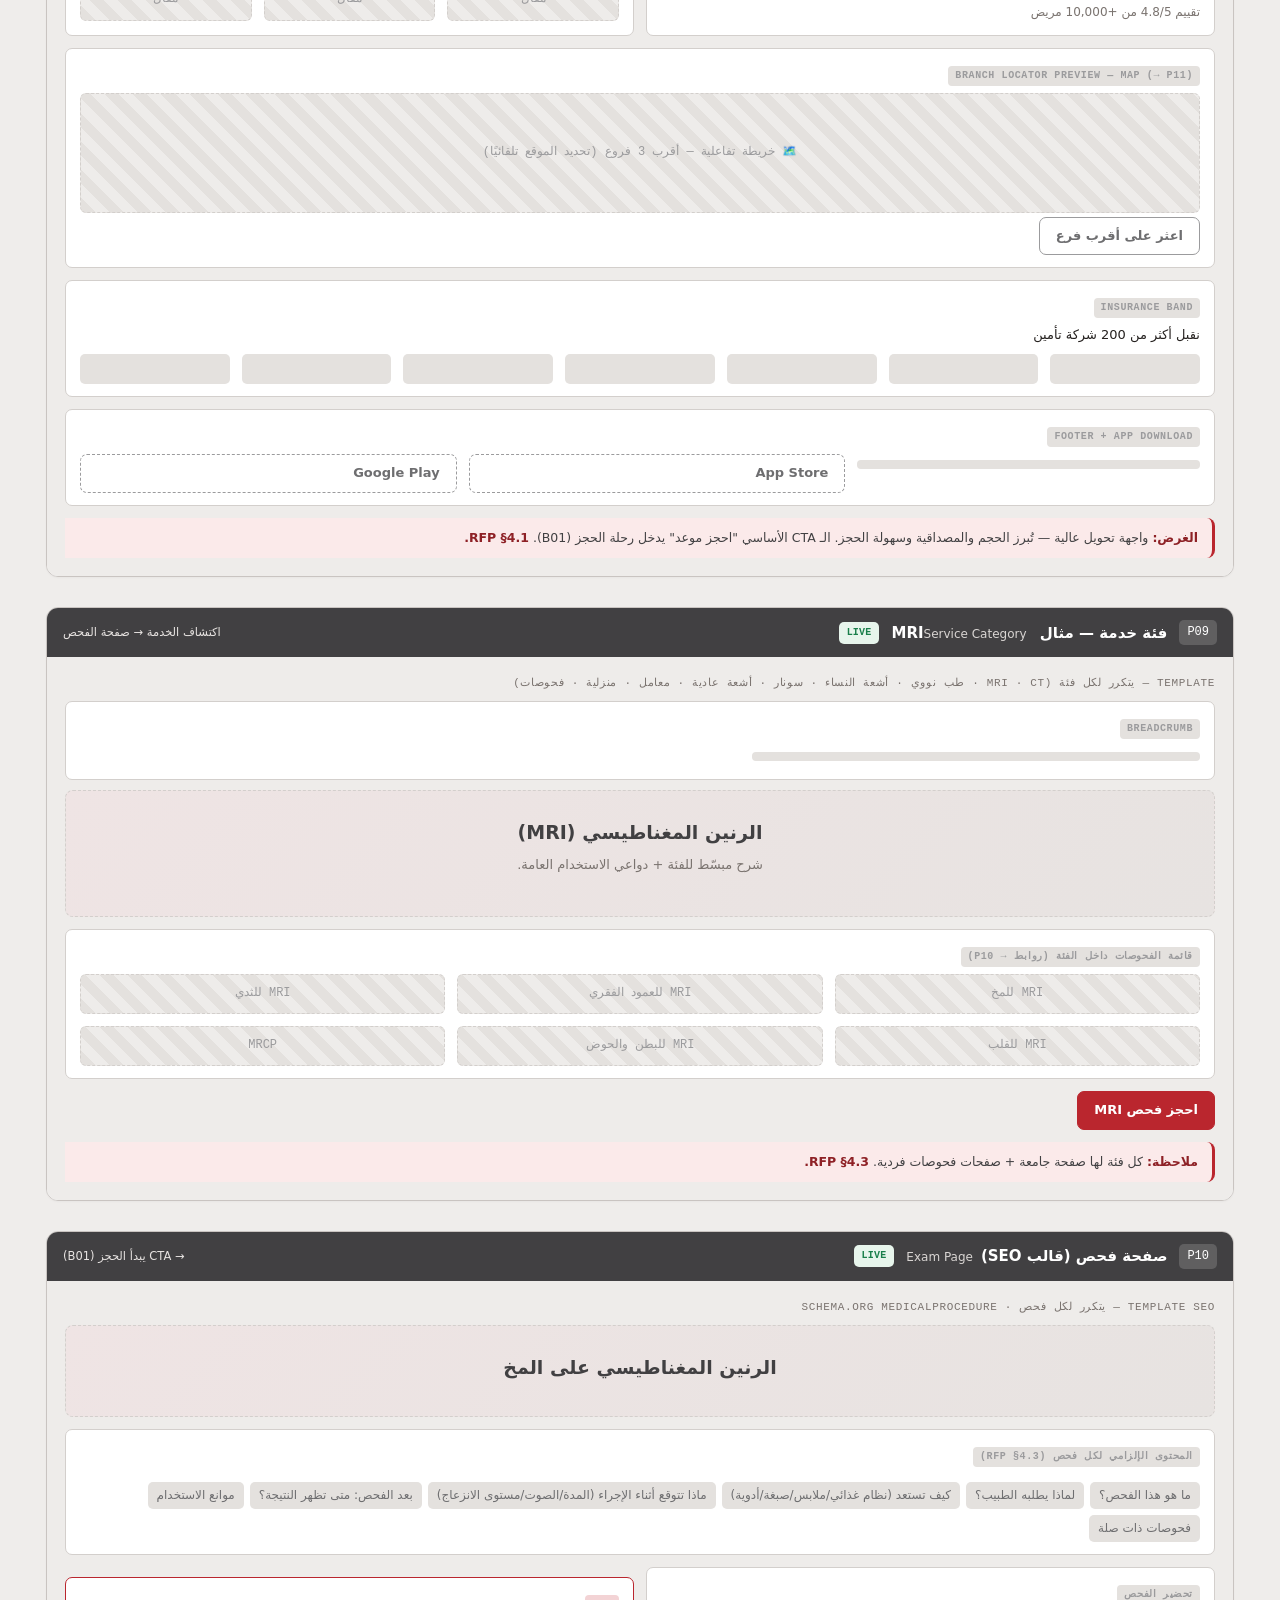
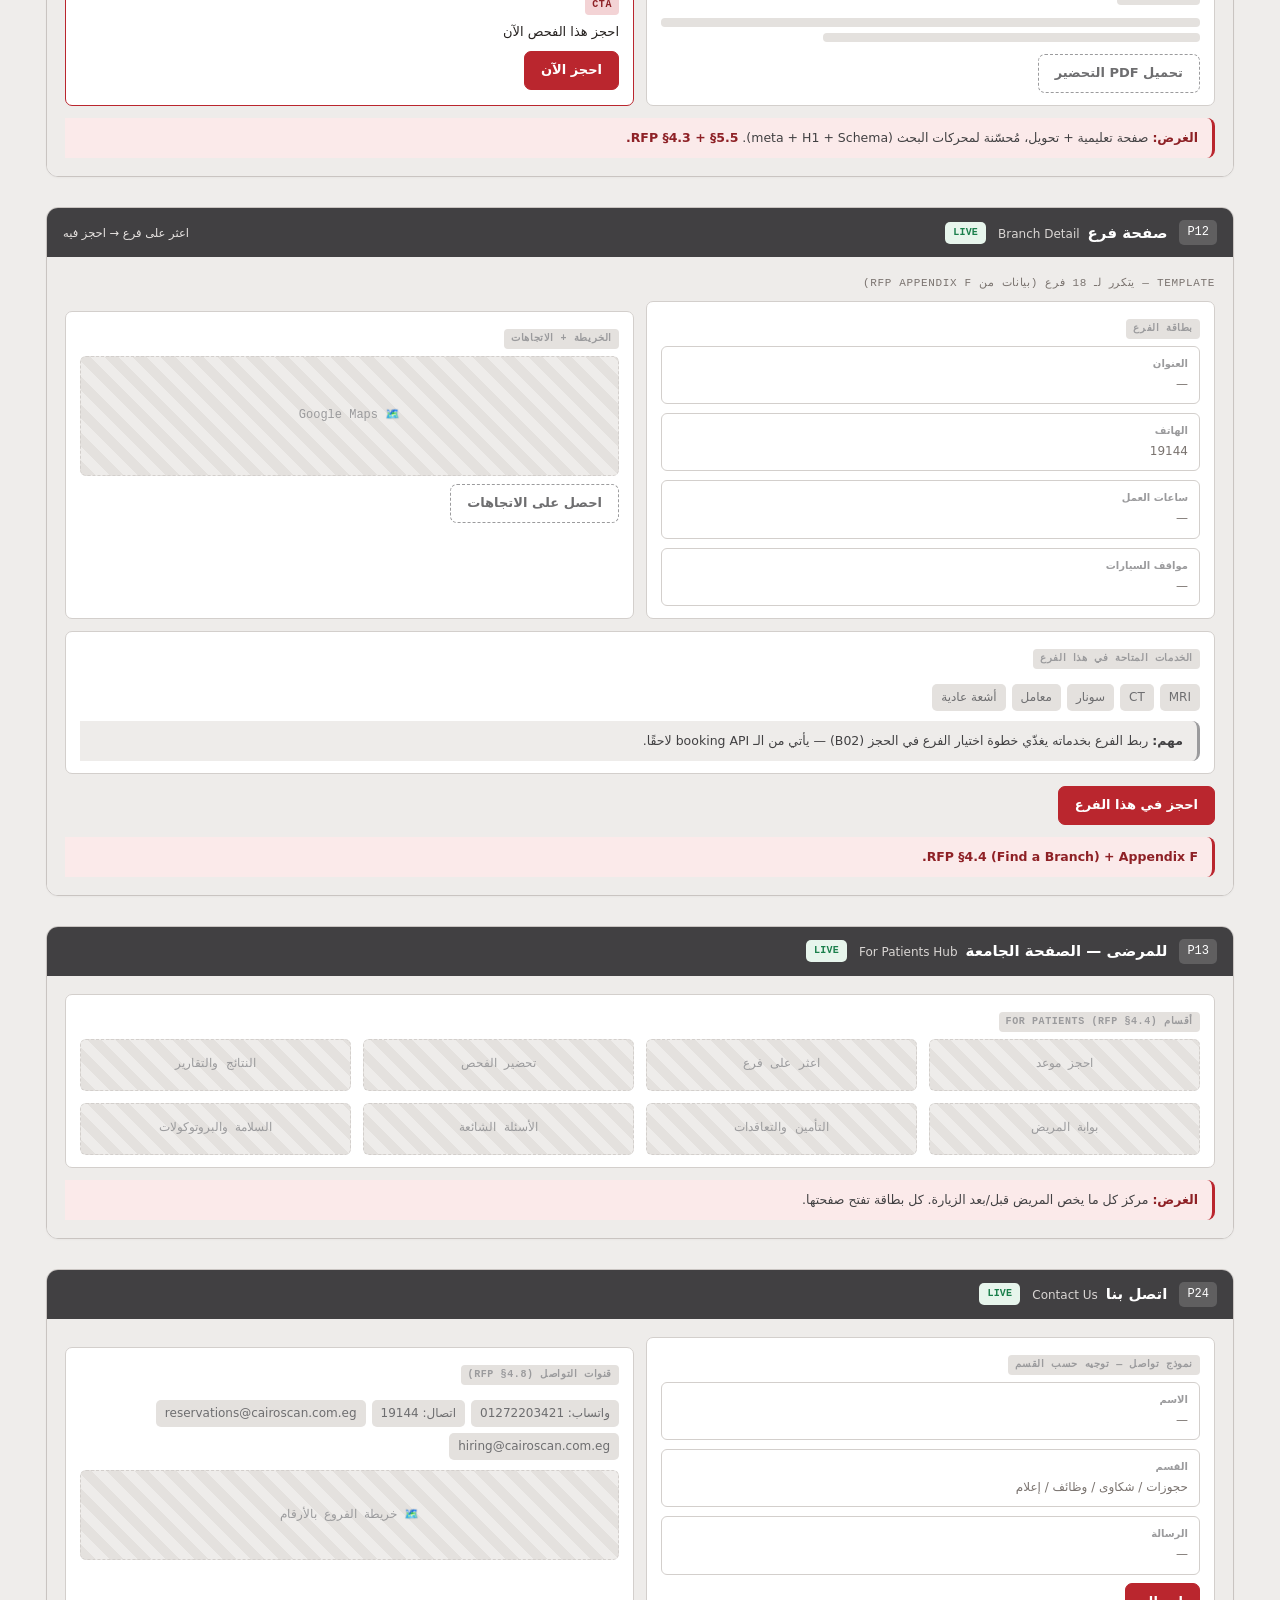
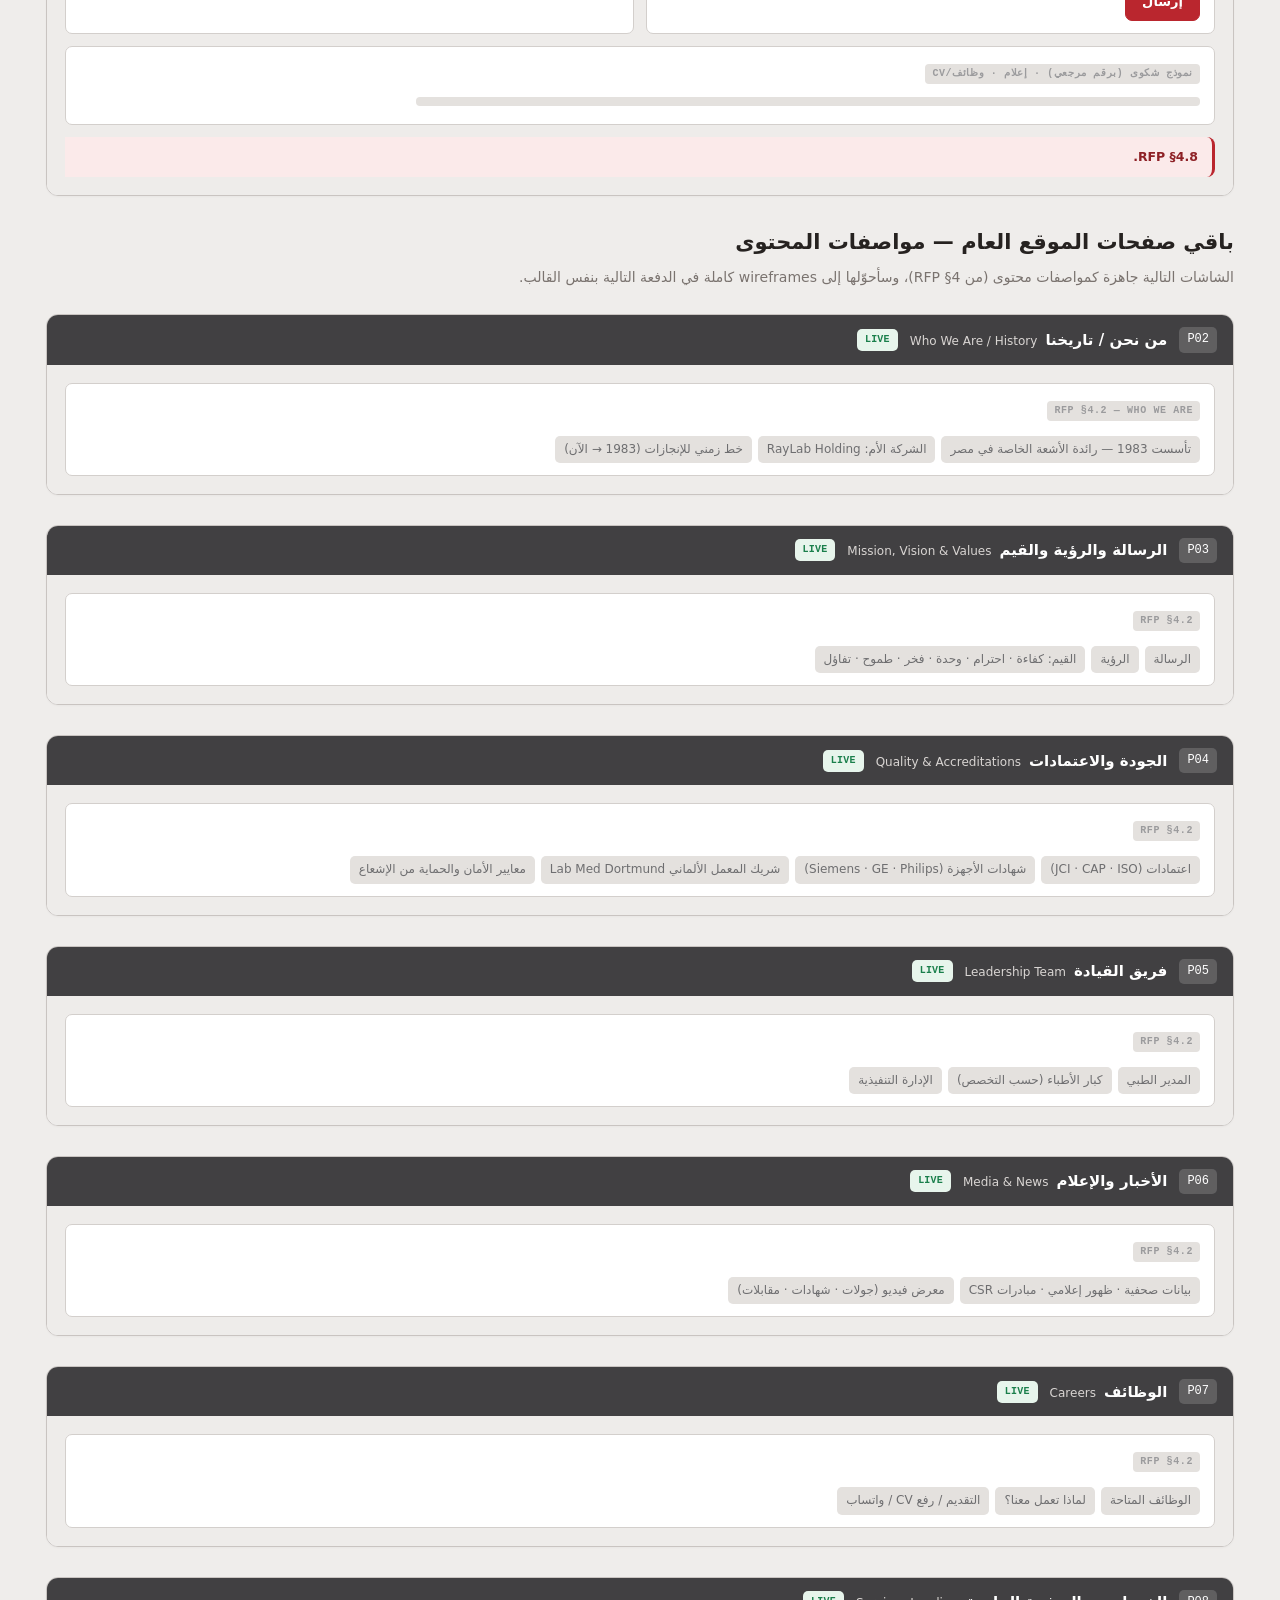
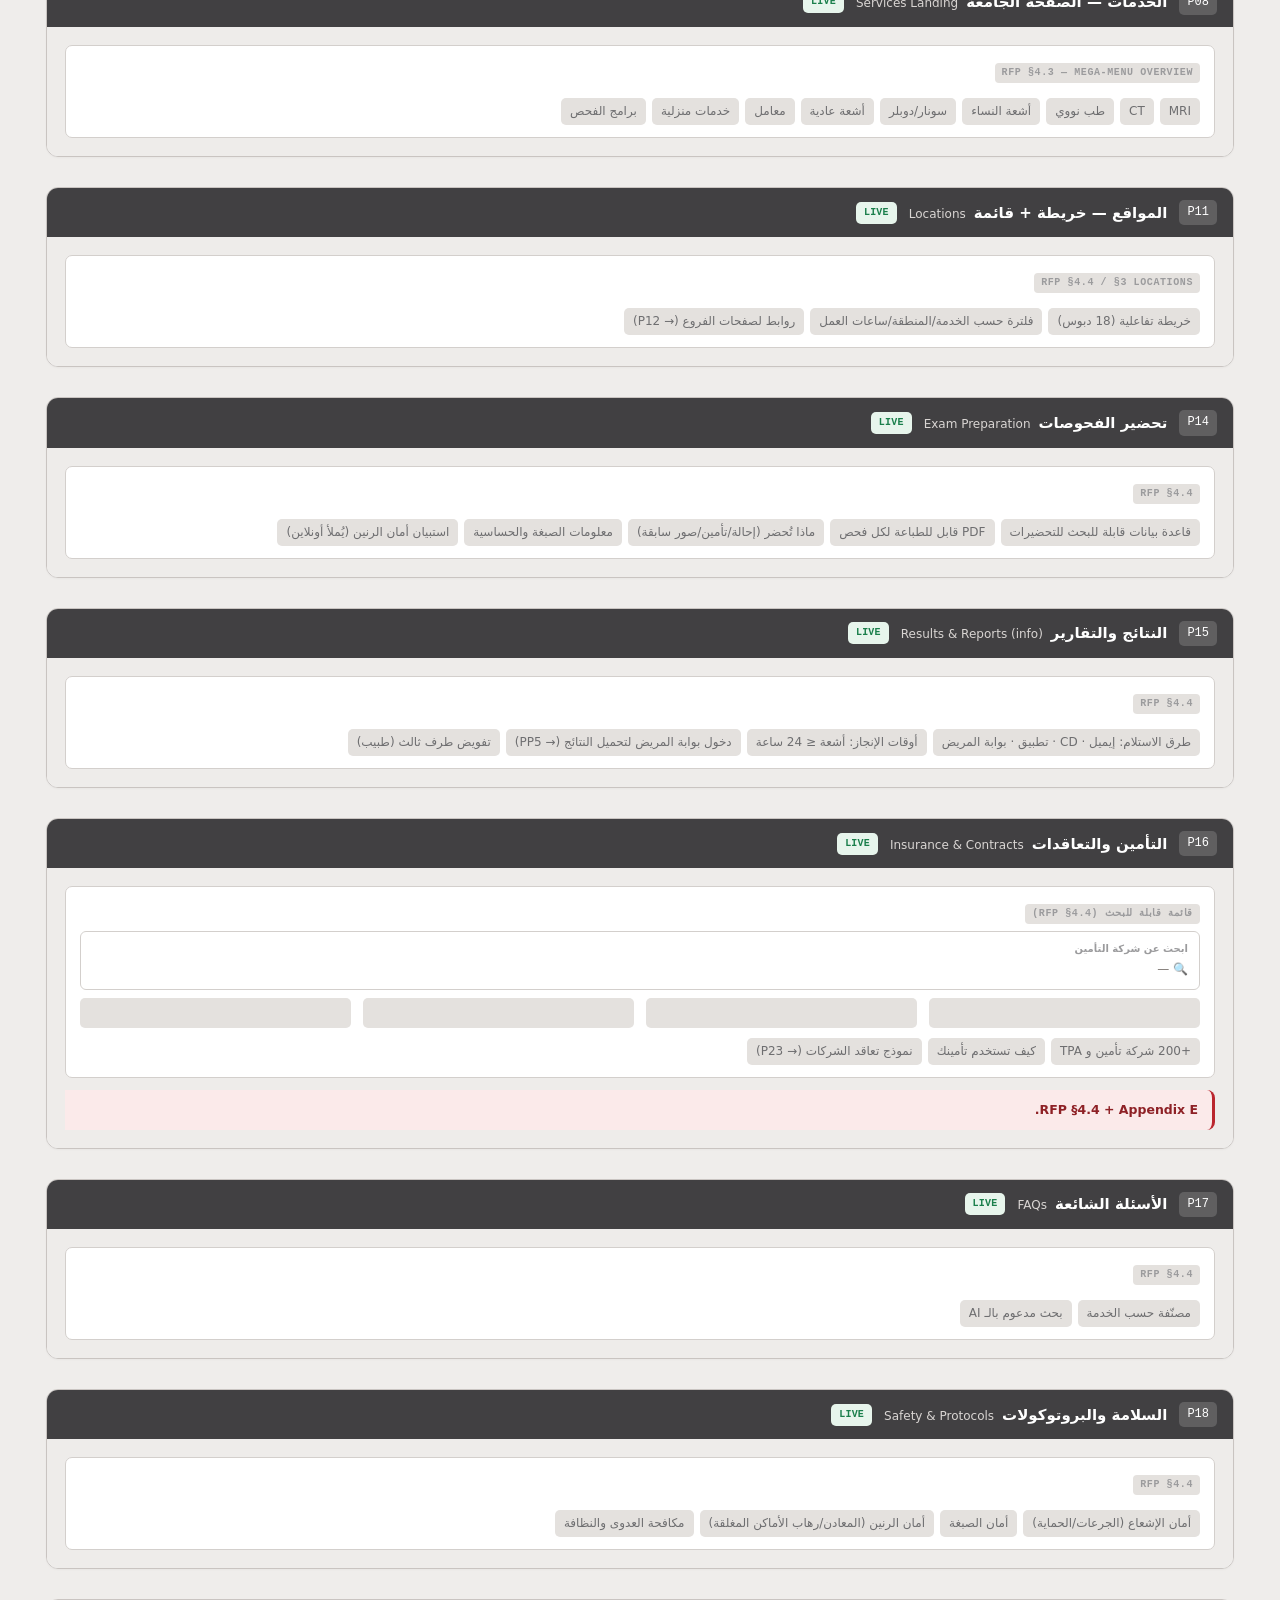
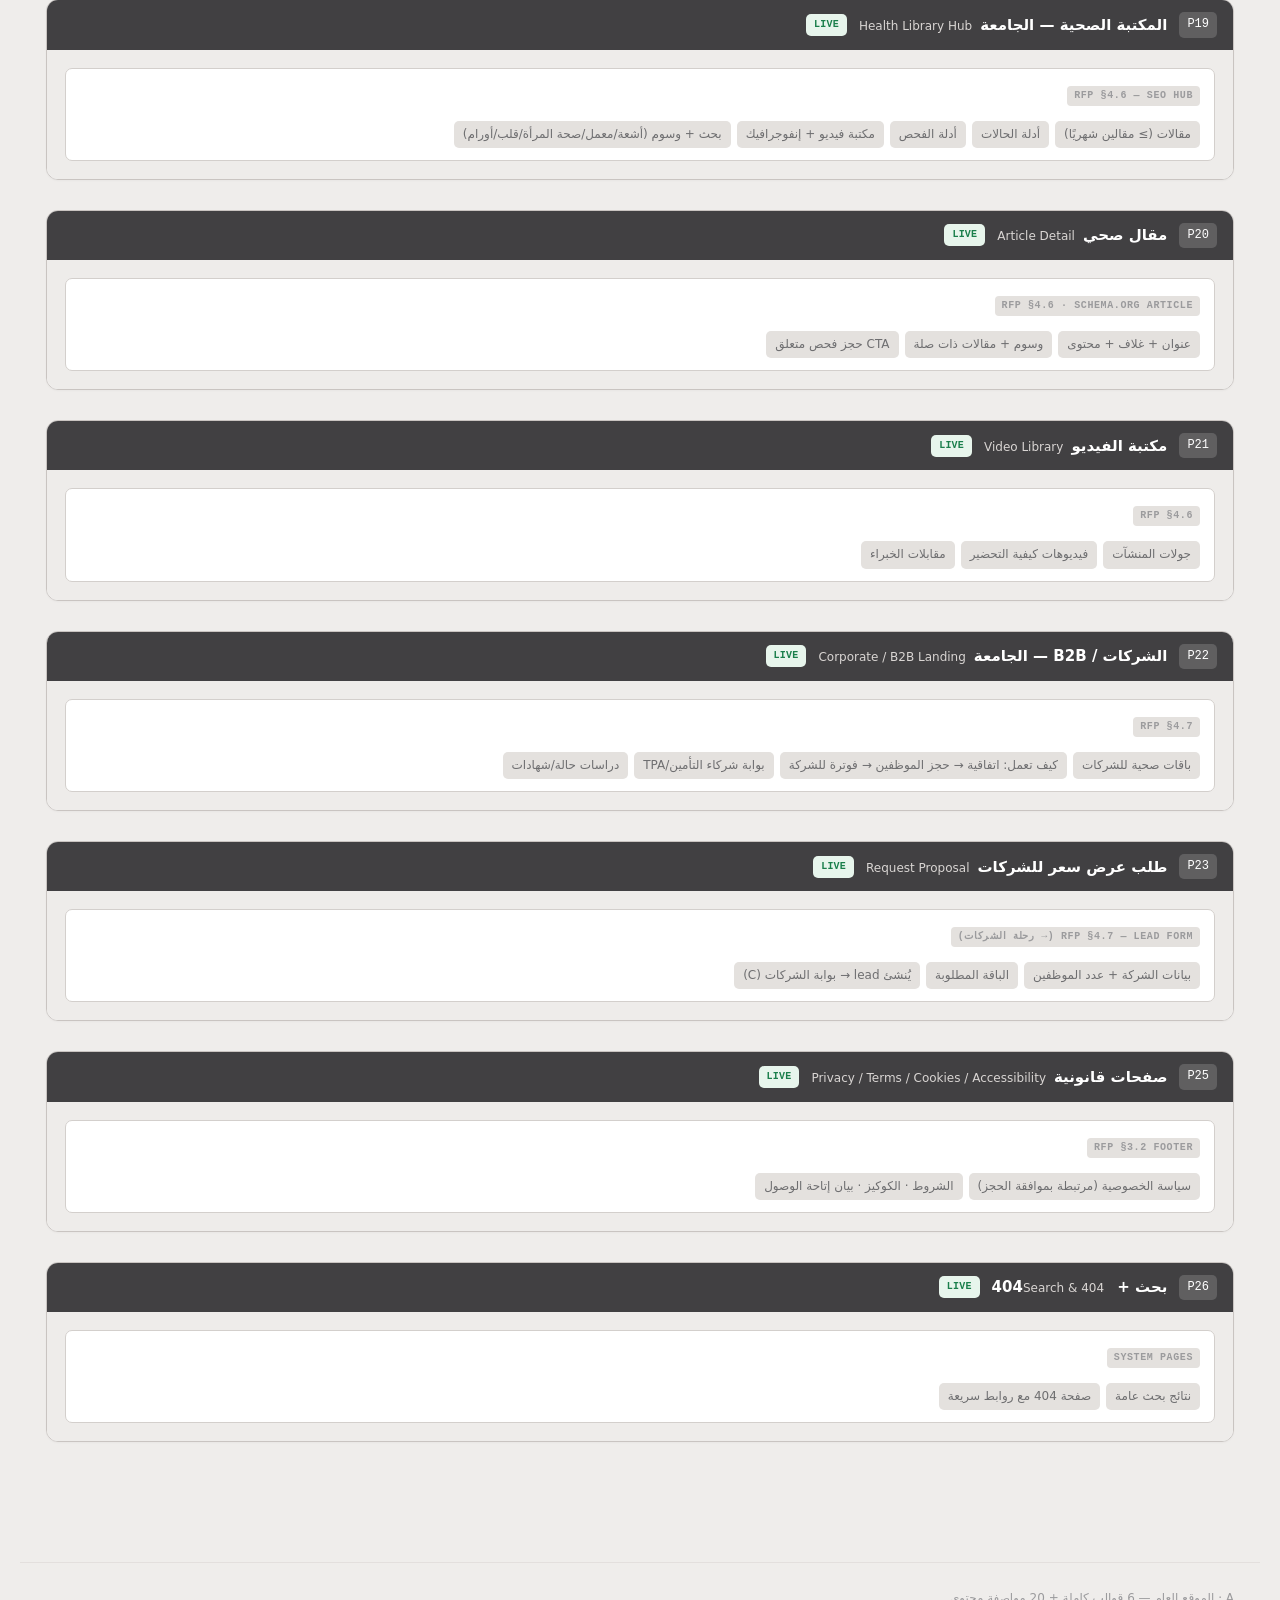
<file: legacy/01-public.html>
<!DOCTYPE html>
<html lang="ar" dir="rtl">
<head>
<meta charset="UTF-8">
<meta name="viewport" content="width=device-width, initial-scale=1.0">
<title>Cairo Scan — Public Website Wireframes</title>
<link rel="stylesheet" href="wireframe-kit.css">
</head>
<body>

<header class="wf-header">
  <div class="inner">
    <p class="wf-eyebrow">A · الموقع العام · Public Website</p>
    <h1>شاشات الموقع العام</h1>
    <p class="sub">قوالب أساسية بـ wireframes كاملة + مواصفات المحتوى لباقي الصفحات — المحتوى مأخوذ من <span class="ltr">RFP §4 (Content Specs)</span>.</p>
    <div class="pill-row">
      <span class="pill">Screens: <b>P01–P26</b></span>
      <span class="pill">Journey: <b>Patient (entry) + all public</b></span>
      <span class="pill"><span class="badge live">LIVE</span> يُبنى في هذا الـ Tranche</span>
    </div>
  </div>
</header>

<nav class="wf-nav"><div class="inner">
  <a class="home" href="index.html">◆ Index</a>
  <a href="#P01">Home</a><a href="#P09">فئة خدمة</a><a href="#P10">فحص</a>
  <a href="#P12">فرع</a><a href="#P13">للمرضى</a><a href="#P16">التأمين</a><a href="#P24">اتصل بنا</a>
  <a href="02-patient-booking.html">← حجز المريض</a>
</div></nav>

<main>

  <!-- ===================== P01 HOME ===================== -->
  <section class="screen" id="P01">
    <div class="screen-head"><span class="screen-id">P01</span>
      <span class="screen-name">الصفحة الرئيسية<span class="en">Home</span></span>
      <span class="badge live">LIVE</span><span class="screen-flow">مدخل رحلة المريض → الحجز</span></div>
    <div class="screen-body">
      <p class="device-label">Desktop 1440 · Arabic RTL</p>

      <div class="wf-topbar">
        <span class="wf-logo">CAIRO SCAN</span>
        <span class="navlink">من نحن</span><span class="navlink">خدماتنا</span><span class="navlink">للمرضى</span>
        <span class="navlink">المكتبة الصحية</span><span class="navlink">الشركات</span><span class="navlink">الفروع</span><span class="navlink">اتصل بنا</span>
        <span class="spacer"></span>
        <span class="btn" style="padding:5px 10px">AR / EN</span>
        <span class="btn primary" style="padding:5px 12px">احجز موعد</span>
      </div>

      <div class="wf-hero" style="margin-top:10px">
        <span class="tag">HERO — video / banner</span>
        <h3>شبكة مصر الرائدة للأشعة التشخيصية والتحاليل</h3>
        <p>سرعة ودقة و+40 سنة ثقة في خدمة المرضى.</p>
        <div class="btn-row" style="justify-content:center">
          <span class="btn primary">احجز موعد <span class="ltr">(Book)</span></span>
          <span class="btn">عرض نتائجي <span class="ltr">(View Results)</span></span>
        </div>
        <div class="grid g4" style="margin-top:16px">
          <div class="stat"><b>+40</b><span>سنة تميّز</span></div>
          <div class="stat"><b>18</b><span>فرع</span></div>
          <div class="stat"><b>+1000</b><span>متخصص</span></div>
          <div class="stat"><b>🇩🇪</b><span>معامل معتمدة ألمانيًا</span></div>
        </div>
      </div>

      <div class="wf" style="margin-top:12px">
        <span class="tag">Services overview — 7 categories</span>
        <div class="grid g7">
          <div class="imgph">MRI</div><div class="imgph">CT</div><div class="imgph">طب نووي</div>
          <div class="imgph">أشعة النساء</div><div class="imgph">سونار</div><div class="imgph">أشعة عادية</div><div class="imgph">معامل</div>
        </div>
      </div>

      <div class="row" style="margin-top:12px">
        <div class="wf">
          <span class="tag">لماذا كايرو سكان؟</span>
          <ul class="clist">
            <li>معامل معتمدة ألمانيًا</li><li>أكبر شبكة تأمين في مصر</li>
            <li>نتائج خلال 24 ساعة</li><li>خدمات منزلية</li>
          </ul>
        </div>
        <div class="wf">
          <span class="tag">Statistics bar</span>
          <div class="grid g2">
            <div class="stat"><b>#</b><span>مرضى سنويًا</span></div>
            <div class="stat"><b>#</b><span>فحوصات سنويًا</span></div>
          </div>
        </div>
      </div>

      <div class="wf" style="margin-top:12px">
        <span class="tag">Featured Screening Programs — scroll row</span>
        <div class="grid g3">
          <div class="imgph">رعاية القلب</div><div class="imgph">سرطان الثدي</div><div class="imgph">فحص المرأة</div>
        </div>
      </div>

      <div class="wf" style="margin-top:12px">
        <span class="tag">How It Works — 3 steps</span>
        <div class="grid g3">
          <div class="stat"><b>1</b><span>احجز</span></div>
          <div class="stat"><b>2</b><span>زُر الفرع</span></div>
          <div class="stat"><b>3</b><span>استلم النتائج</span></div>
        </div>
      </div>

      <div class="wf" style="margin-top:12px;border-color:var(--red)">
        <span class="tag" style="background:var(--red-tint-2);color:var(--red-dark)">Booking widget — inline (→ B01)</span>
        <div class="grid g4">
          <div class="field"><span class="lbl">الخدمة</span>اختر الفحص</div>
          <div class="field"><span class="lbl">الفرع</span>اختر الفرع</div>
          <div class="field"><span class="lbl">التاريخ</span>اختر التاريخ</div>
          <div class="field"><span class="lbl">الموبايل</span>01xxxxxxxxx</div>
        </div>
        <div class="btn-row"><span class="btn primary">ابدأ الحجز</span></div>
      </div>

      <div class="row" style="margin-top:12px">
        <div class="wf"><span class="tag">Testimonials</span><div class="line w70"></div><div class="line w50"></div><p style="font-size:12px;color:var(--muted);margin:6px 0 0">تقييم 4.8/5 من +10,000 مريض</p></div>
        <div class="wf"><span class="tag">News &amp; Health Tips</span><div class="grid g3"><div class="imgph" style="min-height:44px">مقال</div><div class="imgph" style="min-height:44px">مقال</div><div class="imgph" style="min-height:44px">مقال</div></div></div>
      </div>

      <div class="wf" style="margin-top:12px">
        <span class="tag">Branch Locator preview — map (→ P11)</span>
        <div class="imgph" style="min-height:120px">🗺️ خريطة تفاعلية — أقرب 3 فروع (تحديد الموقع تلقائيًا)</div>
        <div class="btn-row"><span class="btn">اعثر على أقرب فرع</span></div>
      </div>

      <div class="wf" style="margin-top:12px"><span class="tag">Insurance band</span>
        <p style="margin:0 0 8px;font-size:13px">نقبل أكثر من 200 شركة تأمين</p>
        <div class="grid g7">
          <div class="ph" style="height:30px"></div><div class="ph" style="height:30px"></div><div class="ph" style="height:30px"></div><div class="ph" style="height:30px"></div><div class="ph" style="height:30px"></div><div class="ph" style="height:30px"></div><div class="ph" style="height:30px"></div>
        </div>
      </div>

      <div class="wf" style="margin-top:12px"><span class="tag">Footer + App download</span>
        <div class="row"><div class="line w85"></div><div class="btn ghost">App Store</div><div class="btn ghost">Google Play</div></div>
      </div>

      <div class="annot"><b>الغرض:</b> واجهة تحويل عالية — تُبرز الحجم والمصداقية وسهولة الحجز. الـ CTA الأساسي "احجز موعد" يدخل رحلة الحجز <span class="ltr">(B01)</span>. <b>RFP §4.1.</b></div>
    </div>
  </section>

  <!-- ===================== P09 SERVICE CATEGORY ===================== -->
  <section class="screen" id="P09">
    <div class="screen-head"><span class="screen-id">P09</span>
      <span class="screen-name">فئة خدمة — مثال MRI<span class="en">Service Category</span></span>
      <span class="badge live">LIVE</span><span class="screen-flow">اكتشاف الخدمة → صفحة الفحص</span></div>
    <div class="screen-body">
      <p class="device-label">Template — يتكرر لكل فئة (MRI · CT · طب نووي · أشعة النساء · سونار · أشعة عادية · معامل · منزلية · فحوصات)</p>
      <div class="wf"><span class="tag">Breadcrumb</span><div class="line w40"></div></div>
      <div class="wf-hero" style="margin-top:10px"><h3>الرنين المغناطيسي (MRI)</h3><p>شرح مبسّط للفئة + دواعي الاستخدام العامة.</p></div>
      <div class="wf" style="margin-top:12px"><span class="tag">قائمة الفحوصات داخل الفئة (روابط → P10)</span>
        <div class="grid g3">
          <div class="imgph" style="min-height:40px">MRI للمخ</div><div class="imgph" style="min-height:40px">MRI للعمود الفقري</div><div class="imgph" style="min-height:40px">MRI للثدي</div>
          <div class="imgph" style="min-height:40px">MRI للقلب</div><div class="imgph" style="min-height:40px">MRI للبطن والحوض</div><div class="imgph" style="min-height:40px">MRCP</div>
        </div>
      </div>
      <div class="btn-row" style="margin-top:12px"><span class="btn primary">احجز فحص MRI</span></div>
      <div class="annot"><b>ملاحظة:</b> كل فئة لها صفحة جامعة + صفحات فحوصات فردية. <b>RFP §4.3.</b></div>
    </div>
  </section>

  <!-- ===================== P10 EXAM PAGE ===================== -->
  <section class="screen" id="P10">
    <div class="screen-head"><span class="screen-id">P10</span>
      <span class="screen-name">صفحة فحص (قالب SEO)<span class="en">Exam Page</span></span>
      <span class="badge live">LIVE</span><span class="screen-flow">→ CTA يبدأ الحجز (B01)</span></div>
    <div class="screen-body">
      <p class="device-label">Template SEO — يتكرر لكل فحص · Schema.org MedicalProcedure</p>
      <div class="wf-hero"><h3>الرنين المغناطيسي على المخ</h3></div>
      <div class="wf" style="margin-top:12px"><span class="tag">المحتوى الإلزامي لكل فحص (RFP §4.3)</span>
        <ul class="clist">
          <li>ما هو هذا الفحص؟</li><li>لماذا يطلبه الطبيب؟</li><li>كيف تستعد (نظام غذائي/ملابس/صبغة/أدوية)</li>
          <li>ماذا تتوقع أثناء الإجراء (المدة/الصوت/مستوى الانزعاج)</li><li>بعد الفحص: متى تظهر النتيجة؟</li>
          <li>موانع الاستخدام</li><li>فحوصات ذات صلة</li>
        </ul>
      </div>
      <div class="row" style="margin-top:12px">
        <div class="wf"><span class="tag">تحضير الفحص</span><div class="line"></div><div class="line w70"></div><div class="btn ghost" style="margin-top:6px">تحميل PDF التحضير</div></div>
        <div class="wf" style="border-color:var(--red)"><span class="tag" style="background:var(--red-tint-2);color:var(--red-dark)">CTA</span><p style="font-size:13px;margin:0 0 8px">احجز هذا الفحص الآن</p><span class="btn primary">احجز الآن</span></div>
      </div>
      <div class="annot"><b>الغرض:</b> صفحة تعليمية + تحويل، مُحسّنة لمحركات البحث (meta + H1 + Schema). <b>RFP §4.3 + §5.5.</b></div>
    </div>
  </section>

  <!-- ===================== P12 BRANCH DETAIL ===================== -->
  <section class="screen" id="P12">
    <div class="screen-head"><span class="screen-id">P12</span>
      <span class="screen-name">صفحة فرع<span class="en">Branch Detail</span></span>
      <span class="badge live">LIVE</span><span class="screen-flow">اعثر على فرع → احجز فيه</span></div>
    <div class="screen-body">
      <p class="device-label">Template — يتكرر لـ 18 فرع (بيانات من RFP Appendix F)</p>
      <div class="row">
        <div class="wf"><span class="tag">بطاقة الفرع</span>
          <div class="fieldset">
            <div class="field"><span class="lbl">العنوان</span>—</div>
            <div class="field"><span class="lbl">الهاتف</span>19144</div>
            <div class="field"><span class="lbl">ساعات العمل</span>—</div>
            <div class="field"><span class="lbl">مواقف السيارات</span>—</div>
          </div>
        </div>
        <div class="wf"><span class="tag">الخريطة + الاتجاهات</span><div class="imgph" style="min-height:120px">🗺️ Google Maps</div><div class="btn ghost" style="margin-top:8px">احصل على الاتجاهات</div></div>
      </div>
      <div class="wf" style="margin-top:12px"><span class="tag">الخدمات المتاحة في هذا الفرع</span>
        <ul class="clist"><li>MRI</li><li>CT</li><li>سونار</li><li>معامل</li><li>أشعة عادية</li></ul>
        <div class="annot note" style="margin-top:10px"><b>مهم:</b> ربط الفرع بخدماته يغذّي خطوة اختيار الفرع في الحجز <span class="ltr">(B02)</span> — يأتي من الـ booking API لاحقًا.</div>
      </div>
      <div class="btn-row" style="margin-top:12px"><span class="btn primary">احجز في هذا الفرع</span></div>
      <div class="annot"><b>RFP §4.4 (Find a Branch) + Appendix F.</b></div>
    </div>
  </section>

  <!-- ===================== P13 FOR PATIENTS HUB ===================== -->
  <section class="screen" id="P13">
    <div class="screen-head"><span class="screen-id">P13</span>
      <span class="screen-name">للمرضى — الصفحة الجامعة<span class="en">For Patients Hub</span></span>
      <span class="badge live">LIVE</span></div>
    <div class="screen-body">
      <div class="wf"><span class="tag">أقسام For Patients (RFP §4.4)</span>
        <div class="grid g4">
          <div class="imgph" style="min-height:52px">احجز موعد</div><div class="imgph" style="min-height:52px">اعثر على فرع</div>
          <div class="imgph" style="min-height:52px">تحضير الفحص</div><div class="imgph" style="min-height:52px">النتائج والتقارير</div>
          <div class="imgph" style="min-height:52px">بوابة المريض</div><div class="imgph" style="min-height:52px">التأمين والتعاقدات</div>
          <div class="imgph" style="min-height:52px">الأسئلة الشائعة</div><div class="imgph" style="min-height:52px">السلامة والبروتوكولات</div>
        </div>
      </div>
      <div class="annot"><b>الغرض:</b> مركز كل ما يخص المريض قبل/بعد الزيارة. كل بطاقة تفتح صفحتها.</div>
    </div>
  </section>

  <!-- ===================== P24 CONTACT ===================== -->
  <section class="screen" id="P24">
    <div class="screen-head"><span class="screen-id">P24</span>
      <span class="screen-name">اتصل بنا<span class="en">Contact Us</span></span>
      <span class="badge live">LIVE</span></div>
    <div class="screen-body">
      <div class="row">
        <div class="wf"><span class="tag">نموذج تواصل — توجيه حسب القسم</span>
          <div class="fieldset">
            <div class="field"><span class="lbl">الاسم</span>—</div>
            <div class="field"><span class="lbl">القسم</span>حجوزات / شكاوى / وظائف / إعلام</div>
            <div class="field"><span class="lbl">الرسالة</span>—</div>
          </div>
          <div class="btn-row" style="margin-top:8px"><span class="btn primary">إرسال</span></div>
        </div>
        <div class="wf"><span class="tag">قنوات التواصل (RFP §4.8)</span>
          <ul class="clist">
            <li>واتساب: 01272203421</li><li>اتصال: 19144</li>
            <li class="ltr">reservations@cairoscan.com.eg</li><li class="ltr">hiring@cairoscan.com.eg</li>
          </ul>
          <div class="imgph" style="min-height:90px;margin-top:10px">🗺️ خريطة الفروع بالأرقام</div>
        </div>
      </div>
      <div class="wf" style="margin-top:12px"><span class="tag">نموذج شكوى (برقم مرجعي) · إعلام · وظائف/CV</span><div class="line w70"></div></div>
      <div class="annot"><b>RFP §4.8.</b></div>
    </div>
  </section>

  <!-- ===================== CONTENT-SPEC STUBS (باقي صفحات الموقع العام) ===================== -->
  <div class="area-intro" style="margin-top:10px"><h2>باقي صفحات الموقع العام — مواصفات المحتوى</h2>
  <p>الشاشات التالية جاهزة كمواصفات محتوى (من RFP §4)، وسأحوّلها إلى wireframes كاملة في الدفعة التالية بنفس القالب.</p></div>

  <section class="screen" id="P02"><div class="screen-head"><span class="screen-id">P02</span><span class="screen-name">من نحن / تاريخنا<span class="en">Who We Are / History</span></span><span class="badge live">LIVE</span></div>
    <div class="screen-body"><div class="wf"><span class="tag">RFP §4.2 — Who We Are</span><ul class="clist"><li>تأسست 1983 — رائدة الأشعة الخاصة في مصر</li><li>الشركة الأم: RayLab Holding</li><li>خط زمني للإنجازات (1983 → الآن)</li></ul></div></div></section>

  <section class="screen" id="P03"><div class="screen-head"><span class="screen-id">P03</span><span class="screen-name">الرسالة والرؤية والقيم<span class="en">Mission, Vision &amp; Values</span></span><span class="badge live">LIVE</span></div>
    <div class="screen-body"><div class="wf"><span class="tag">RFP §4.2</span><ul class="clist"><li>الرسالة</li><li>الرؤية</li><li>القيم: كفاءة · احترام · وحدة · فخر · طموح · تفاؤل</li></ul></div></div></section>

  <section class="screen" id="P04"><div class="screen-head"><span class="screen-id">P04</span><span class="screen-name">الجودة والاعتمادات<span class="en">Quality &amp; Accreditations</span></span><span class="badge live">LIVE</span></div>
    <div class="screen-body"><div class="wf"><span class="tag">RFP §4.2</span><ul class="clist"><li>اعتمادات (JCI · CAP · ISO)</li><li>شهادات الأجهزة (Siemens · GE · Philips)</li><li>شريك المعمل الألماني Lab Med Dortmund</li><li>معايير الأمان والحماية من الإشعاع</li></ul></div></div></section>

  <section class="screen" id="P05"><div class="screen-head"><span class="screen-id">P05</span><span class="screen-name">فريق القيادة<span class="en">Leadership Team</span></span><span class="badge live">LIVE</span></div>
    <div class="screen-body"><div class="wf"><span class="tag">RFP §4.2</span><ul class="clist"><li>المدير الطبي</li><li>كبار الأطباء (حسب التخصص)</li><li>الإدارة التنفيذية</li></ul></div></div></section>

  <section class="screen" id="P06"><div class="screen-head"><span class="screen-id">P06</span><span class="screen-name">الأخبار والإعلام<span class="en">Media &amp; News</span></span><span class="badge live">LIVE</span></div>
    <div class="screen-body"><div class="wf"><span class="tag">RFP §4.2</span><ul class="clist"><li>بيانات صحفية · ظهور إعلامي · مبادرات CSR</li><li>معرض فيديو (جولات · شهادات · مقابلات)</li></ul></div></div></section>

  <section class="screen" id="P07"><div class="screen-head"><span class="screen-id">P07</span><span class="screen-name">الوظائف<span class="en">Careers</span></span><span class="badge live">LIVE</span></div>
    <div class="screen-body"><div class="wf"><span class="tag">RFP §4.2</span><ul class="clist"><li>الوظائف المتاحة</li><li>لماذا تعمل معنا؟</li><li>التقديم / رفع CV / واتساب</li></ul></div></div></section>

  <section class="screen" id="P08"><div class="screen-head"><span class="screen-id">P08</span><span class="screen-name">الخدمات — الصفحة الجامعة<span class="en">Services Landing</span></span><span class="badge live">LIVE</span></div>
    <div class="screen-body"><div class="wf"><span class="tag">RFP §4.3 — Mega-menu overview</span><ul class="clist"><li>MRI</li><li>CT</li><li>طب نووي</li><li>أشعة النساء</li><li>سونار/دوبلر</li><li>أشعة عادية</li><li>معامل</li><li>خدمات منزلية</li><li>برامج الفحص</li></ul></div></div></section>

  <section class="screen" id="P11"><div class="screen-head"><span class="screen-id">P11</span><span class="screen-name">المواقع — خريطة + قائمة<span class="en">Locations</span></span><span class="badge live">LIVE</span></div>
    <div class="screen-body"><div class="wf"><span class="tag">RFP §4.4 / §3 Locations</span><ul class="clist"><li>خريطة تفاعلية (18 دبوس)</li><li>فلترة حسب الخدمة/المنطقة/ساعات العمل</li><li>روابط لصفحات الفروع (→ P12)</li></ul></div></div></section>

  <section class="screen" id="P14"><div class="screen-head"><span class="screen-id">P14</span><span class="screen-name">تحضير الفحوصات<span class="en">Exam Preparation</span></span><span class="badge live">LIVE</span></div>
    <div class="screen-body"><div class="wf"><span class="tag">RFP §4.4</span><ul class="clist"><li>قاعدة بيانات قابلة للبحث للتحضيرات</li><li>PDF قابل للطباعة لكل فحص</li><li>ماذا تُحضر (إحالة/تأمين/صور سابقة)</li><li>معلومات الصبغة والحساسية</li><li>استبيان أمان الرنين (يُملأ أونلاين)</li></ul></div></div></section>

  <section class="screen" id="P15"><div class="screen-head"><span class="screen-id">P15</span><span class="screen-name">النتائج والتقارير<span class="en">Results &amp; Reports (info)</span></span><span class="badge live">LIVE</span></div>
    <div class="screen-body"><div class="wf"><span class="tag">RFP §4.4</span><ul class="clist"><li>طرق الاستلام: إيميل · CD · تطبيق · بوابة المريض</li><li>أوقات الإنجاز: أشعة ≤ 24 ساعة</li><li>دخول بوابة المريض لتحميل النتائج (→ PP5)</li><li>تفويض طرف ثالث (طبيب)</li></ul></div></div></section>

  <section class="screen" id="P16"><div class="screen-head"><span class="screen-id">P16</span><span class="screen-name">التأمين والتعاقدات<span class="en">Insurance &amp; Contracts</span></span><span class="badge live">LIVE</span></div>
    <div class="screen-body">
      <div class="wf"><span class="tag">قائمة قابلة للبحث (RFP §4.4)</span>
        <div class="field" style="margin-bottom:8px"><span class="lbl">ابحث عن شركة التأمين</span>🔍 —</div>
        <div class="grid g4"><div class="ph" style="height:30px"></div><div class="ph" style="height:30px"></div><div class="ph" style="height:30px"></div><div class="ph" style="height:30px"></div></div>
        <ul class="clist" style="margin-top:10px"><li>+200 شركة تأمين و TPA</li><li>كيف تستخدم تأمينك</li><li>نموذج تعاقد الشركات (→ P23)</li></ul>
      </div>
      <div class="annot"><b>RFP §4.4 + Appendix E.</b></div>
    </div></section>

  <section class="screen" id="P17"><div class="screen-head"><span class="screen-id">P17</span><span class="screen-name">الأسئلة الشائعة<span class="en">FAQs</span></span><span class="badge live">LIVE</span></div>
    <div class="screen-body"><div class="wf"><span class="tag">RFP §4.4</span><ul class="clist"><li>مصنّفة حسب الخدمة</li><li>بحث مدعوم بالـ AI</li></ul></div></div></section>

  <section class="screen" id="P18"><div class="screen-head"><span class="screen-id">P18</span><span class="screen-name">السلامة والبروتوكولات<span class="en">Safety &amp; Protocols</span></span><span class="badge live">LIVE</span></div>
    <div class="screen-body"><div class="wf"><span class="tag">RFP §4.4</span><ul class="clist"><li>أمان الإشعاع (الجرعات/الحماية)</li><li>أمان الصبغة</li><li>أمان الرنين (المعادن/رهاب الأماكن المغلقة)</li><li>مكافحة العدوى والنظافة</li></ul></div></div></section>

  <section class="screen" id="P19"><div class="screen-head"><span class="screen-id">P19</span><span class="screen-name">المكتبة الصحية — الجامعة<span class="en">Health Library Hub</span></span><span class="badge live">LIVE</span></div>
    <div class="screen-body"><div class="wf"><span class="tag">RFP §4.6 — SEO hub</span><ul class="clist"><li>مقالات (≥ مقالين شهريًا)</li><li>أدلة الحالات</li><li>أدلة الفحص</li><li>مكتبة فيديو + إنفوجرافيك</li><li>بحث + وسوم (أشعة/معمل/صحة المرأة/قلب/أورام)</li></ul></div></div></section>

  <section class="screen" id="P20"><div class="screen-head"><span class="screen-id">P20</span><span class="screen-name">مقال صحي<span class="en">Article Detail</span></span><span class="badge live">LIVE</span></div>
    <div class="screen-body"><div class="wf"><span class="tag">RFP §4.6 · Schema.org Article</span><ul class="clist"><li>عنوان + غلاف + محتوى</li><li>وسوم + مقالات ذات صلة</li><li>CTA حجز فحص متعلق</li></ul></div></div></section>

  <section class="screen" id="P21"><div class="screen-head"><span class="screen-id">P21</span><span class="screen-name">مكتبة الفيديو<span class="en">Video Library</span></span><span class="badge live">LIVE</span></div>
    <div class="screen-body"><div class="wf"><span class="tag">RFP §4.6</span><ul class="clist"><li>جولات المنشآت</li><li>فيديوهات كيفية التحضير</li><li>مقابلات الخبراء</li></ul></div></div></section>

  <section class="screen" id="P22"><div class="screen-head"><span class="screen-id">P22</span><span class="screen-name">الشركات / B2B — الجامعة<span class="en">Corporate / B2B Landing</span></span><span class="badge live">LIVE</span></div>
    <div class="screen-body"><div class="wf"><span class="tag">RFP §4.7</span><ul class="clist"><li>باقات صحية للشركات</li><li>كيف تعمل: اتفاقية → حجز الموظفين → فوترة للشركة</li><li>بوابة شركاء التأمين/TPA</li><li>دراسات حالة/شهادات</li></ul></div></div></section>

  <section class="screen" id="P23"><div class="screen-head"><span class="screen-id">P23</span><span class="screen-name">طلب عرض سعر للشركات<span class="en">Request Proposal</span></span><span class="badge live">LIVE</span></div>
    <div class="screen-body"><div class="wf"><span class="tag">RFP §4.7 — lead form (→ رحلة الشركات)</span><ul class="clist"><li>بيانات الشركة + عدد الموظفين</li><li>الباقة المطلوبة</li><li>يُنشئ lead → بوابة الشركات (C)</li></ul></div></div></section>

  <section class="screen" id="P25"><div class="screen-head"><span class="screen-id">P25</span><span class="screen-name">صفحات قانونية<span class="en">Privacy / Terms / Cookies / Accessibility</span></span><span class="badge live">LIVE</span></div>
    <div class="screen-body"><div class="wf"><span class="tag">RFP §3.2 Footer</span><ul class="clist"><li>سياسة الخصوصية (مرتبطة بموافقة الحجز)</li><li>الشروط · الكوكيز · بيان إتاحة الوصول</li></ul></div></div></section>

  <section class="screen" id="P26"><div class="screen-head"><span class="screen-id">P26</span><span class="screen-name">بحث + 404<span class="en">Search &amp; 404</span></span><span class="badge live">LIVE</span></div>
    <div class="screen-body"><div class="wf"><span class="tag">System pages</span><ul class="clist"><li>نتائج بحث عامة</li><li>صفحة 404 مع روابط سريعة</li></ul></div></div></section>

</main>

<footer class="wf-foot">
  A · الموقع العام — 6 قوالب كاملة + 20 مواصفة محتوى.
  <span class="ltr" style="display:block;margin-top:4px">Next batch: expand P02–P26 to full wireframes, then build B (booking), PP, PH, C, A areas.</span>
</footer>

</body>
</html>
</file>
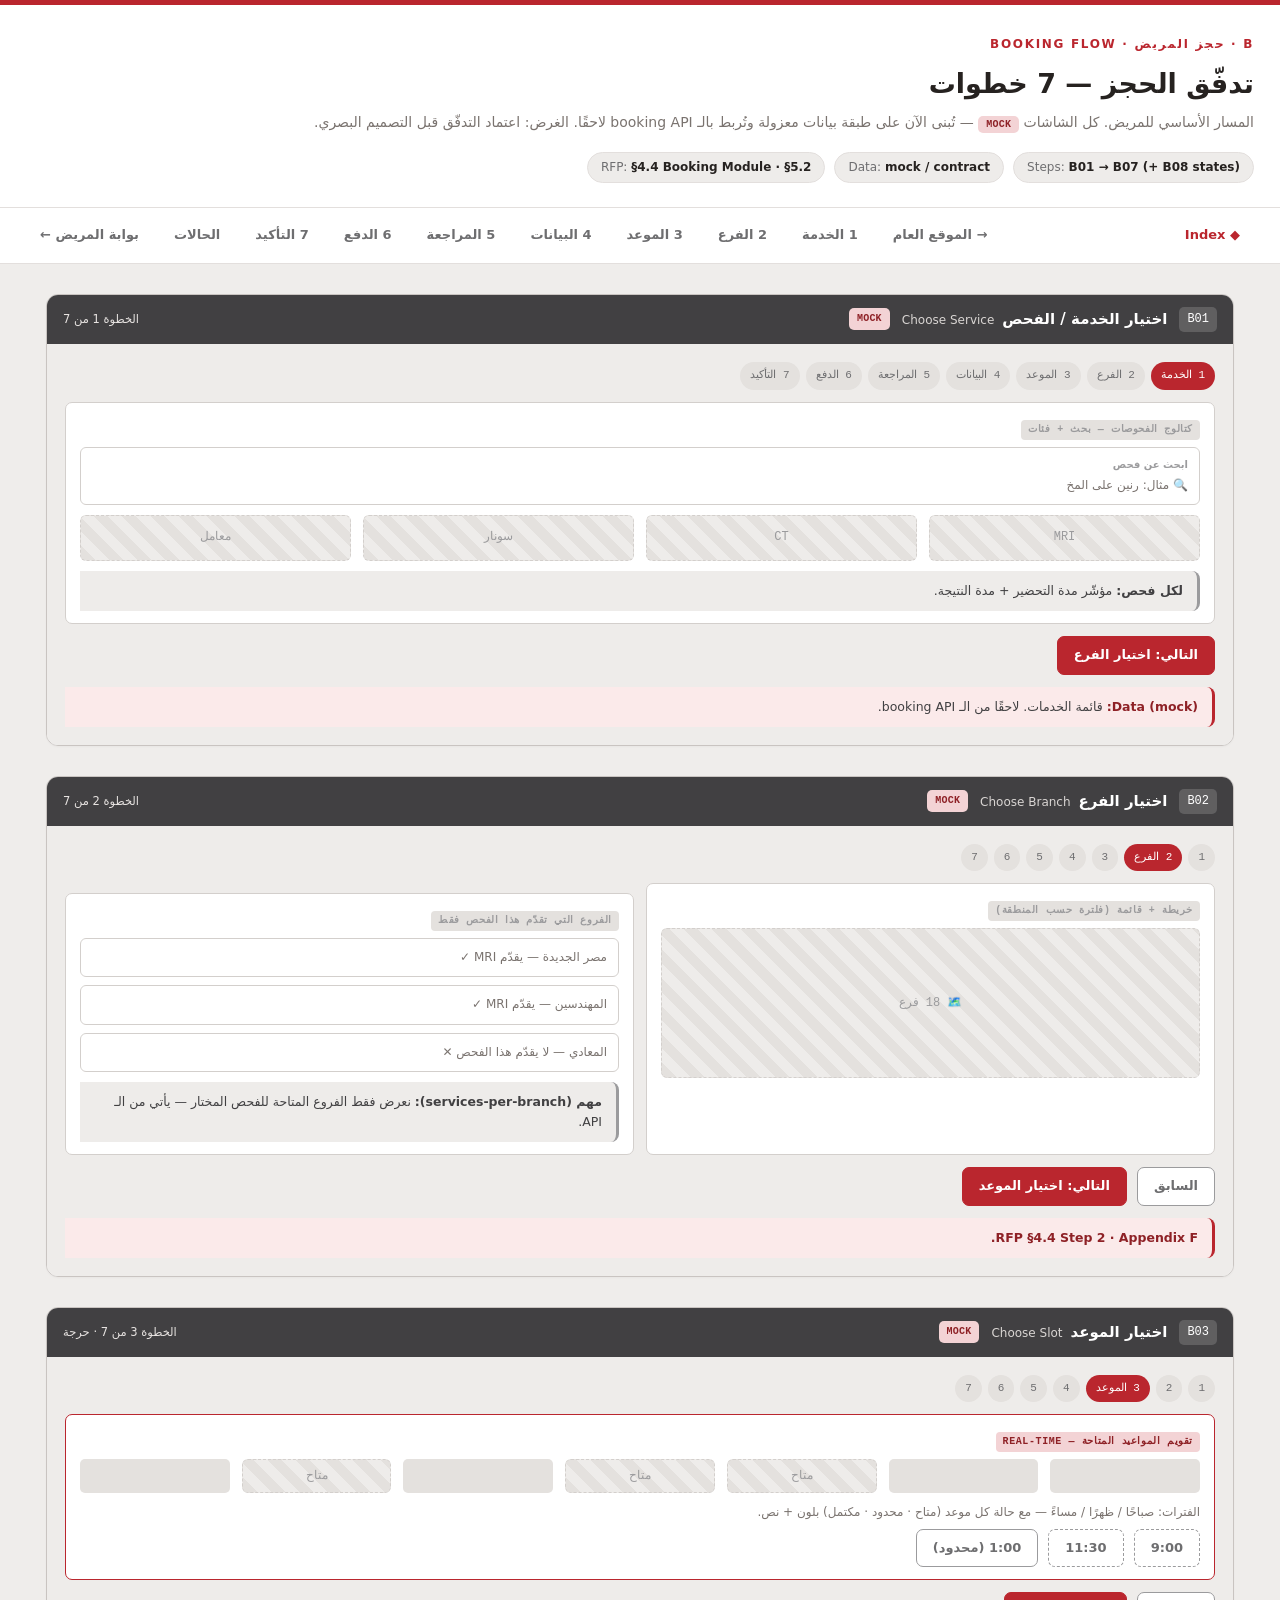
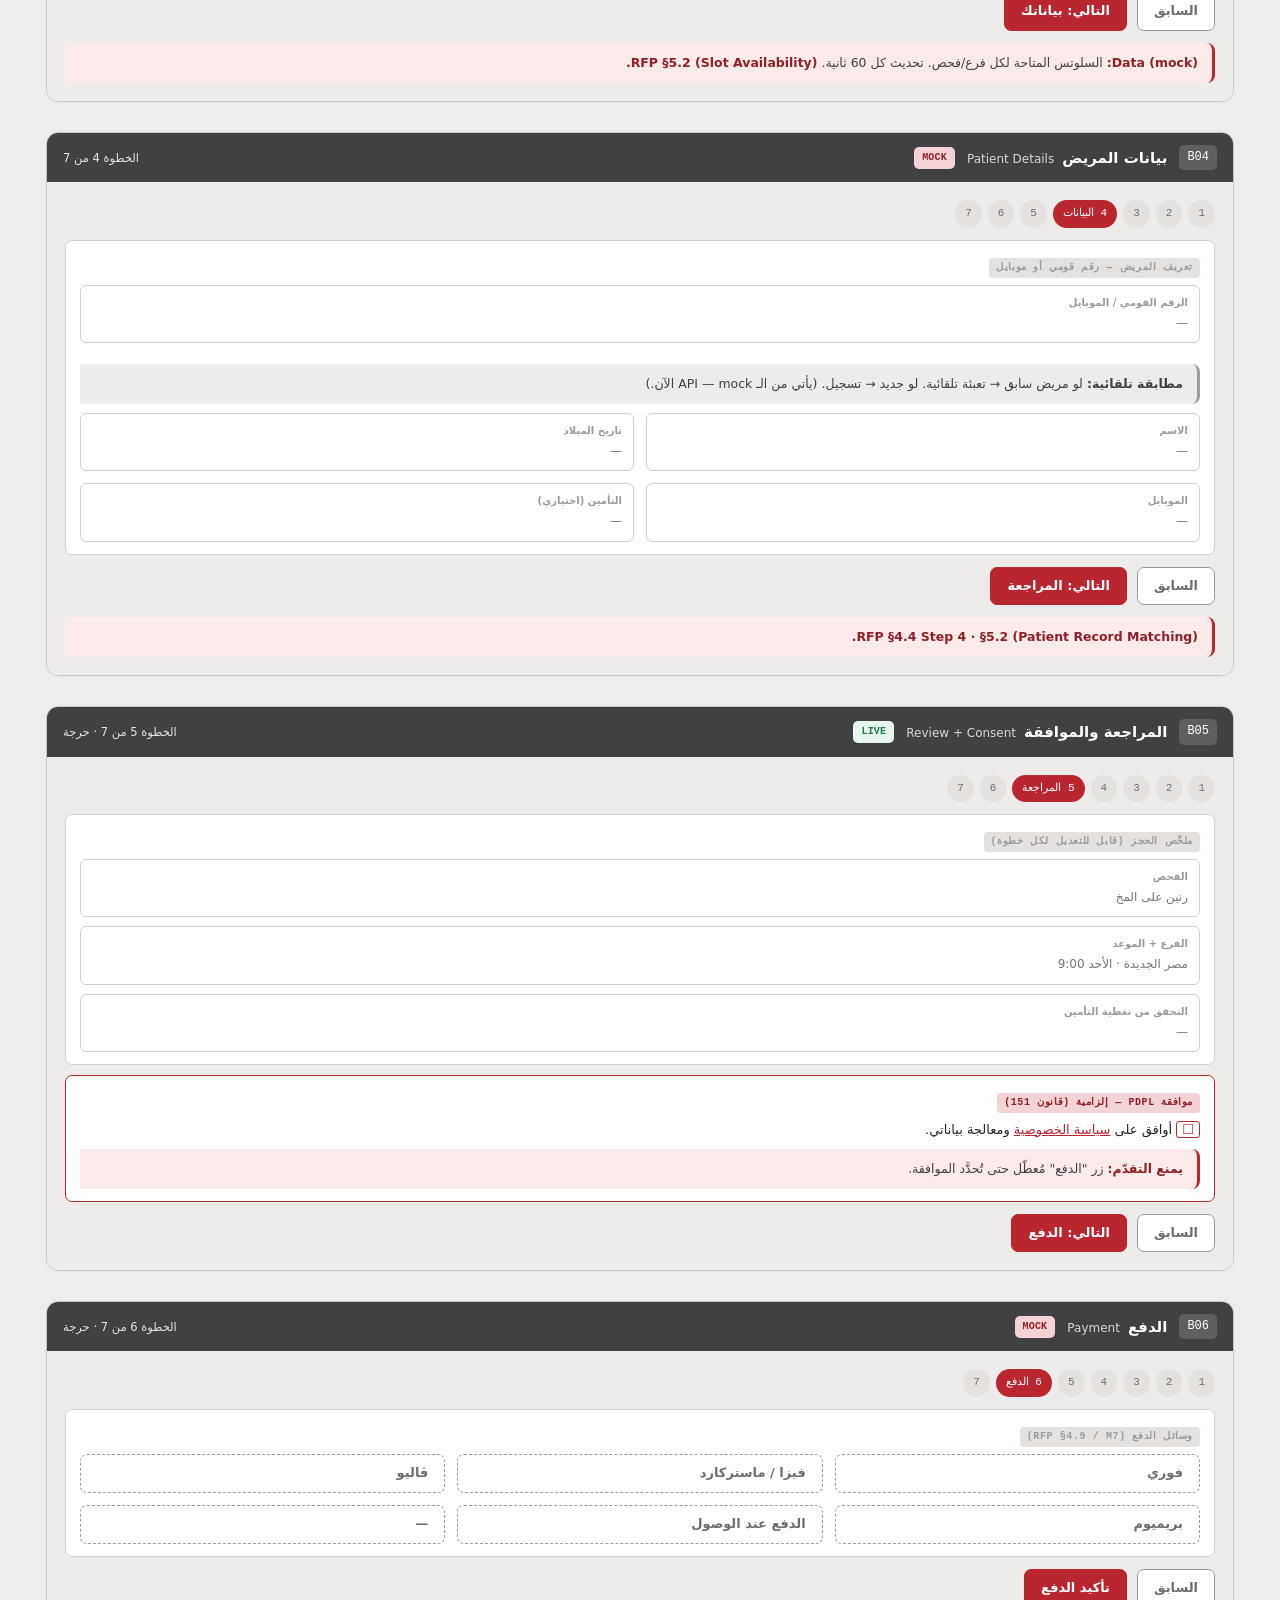
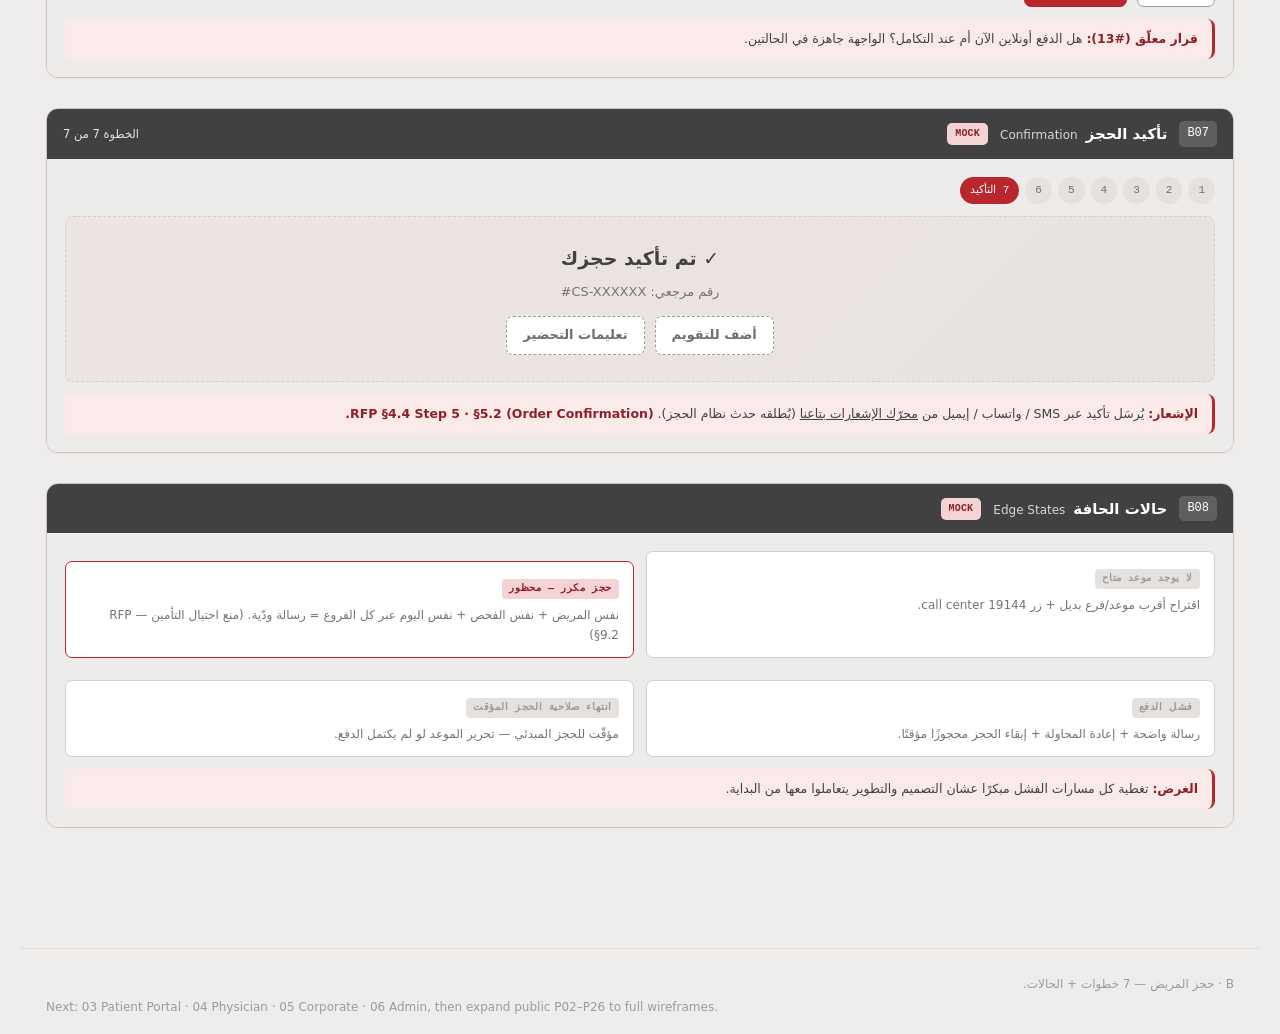
<file: legacy/02-patient-booking.html>
<!DOCTYPE html>
<html lang="ar" dir="rtl">
<head>
<meta charset="UTF-8">
<meta name="viewport" content="width=device-width, initial-scale=1.0">
<title>Cairo Scan — Booking Flow Wireframes</title>
<link rel="stylesheet" href="wireframe-kit.css">
</head>
<body>

<header class="wf-header">
  <div class="inner">
    <p class="wf-eyebrow">B · حجز المريض · Booking Flow</p>
    <h1>تدفّق الحجز — 7 خطوات</h1>
    <p class="sub">المسار الأساسي للمريض. كل الشاشات <span class="badge mock">MOCK</span> — تُبنى الآن على طبقة بيانات معزولة وتُربط بالـ booking API لاحقًا. الغرض: اعتماد التدفّق قبل التصميم البصري.</p>
    <div class="pill-row">
      <span class="pill">Steps: <b>B01 → B07 (+ B08 states)</b></span>
      <span class="pill">Data: <b>mock / contract</b></span>
      <span class="pill">RFP: <b>§4.4 Booking Module · §5.2</b></span>
    </div>
  </div>
</header>

<nav class="wf-nav"><div class="inner">
  <a class="home" href="index.html">◆ Index</a>
  <a href="01-public.html">→ الموقع العام</a>
  <a href="#B01">1 الخدمة</a><a href="#B02">2 الفرع</a><a href="#B03">3 الموعد</a>
  <a href="#B04">4 البيانات</a><a href="#B05">5 المراجعة</a><a href="#B06">6 الدفع</a><a href="#B07">7 التأكيد</a><a href="#B08">الحالات</a>
  <a href="03-patient-portal.html">بوابة المريض ←</a>
</div></nav>

<main>

  <!-- B01 -->
  <section class="screen" id="B01">
    <div class="screen-head"><span class="screen-id">B01</span><span class="screen-name">اختيار الخدمة / الفحص<span class="en">Choose Service</span></span><span class="badge mock">MOCK</span><span class="screen-flow">الخطوة 1 من 7</span></div>
    <div class="screen-body">
      <div class="steps"><span class="s on">1 الخدمة</span><span class="s">2 الفرع</span><span class="s">3 الموعد</span><span class="s">4 البيانات</span><span class="s">5 المراجعة</span><span class="s">6 الدفع</span><span class="s">7 التأكيد</span></div>
      <div class="wf"><span class="tag">كتالوج الفحوصات — بحث + فئات</span>
        <div class="field" style="margin-bottom:10px"><span class="lbl">ابحث عن فحص</span>🔍 مثال: رنين على المخ</div>
        <div class="grid g4">
          <div class="imgph" style="min-height:46px">MRI</div><div class="imgph" style="min-height:46px">CT</div><div class="imgph" style="min-height:46px">سونار</div><div class="imgph" style="min-height:46px">معامل</div>
        </div>
        <div class="annot note" style="margin-top:10px"><b>لكل فحص:</b> مؤشّر مدة التحضير + مدة النتيجة.</div>
      </div>
      <div class="btn-row" style="margin-top:12px"><span class="btn primary">التالي: اختيار الفرع</span></div>
      <div class="annot"><b>Data (mock):</b> قائمة الخدمات. لاحقًا من الـ booking API.</div>
    </div>
  </section>

  <!-- B02 -->
  <section class="screen" id="B02">
    <div class="screen-head"><span class="screen-id">B02</span><span class="screen-name">اختيار الفرع<span class="en">Choose Branch</span></span><span class="badge mock">MOCK</span><span class="screen-flow">الخطوة 2 من 7</span></div>
    <div class="screen-body">
      <div class="steps"><span class="s">1</span><span class="s on">2 الفرع</span><span class="s">3</span><span class="s">4</span><span class="s">5</span><span class="s">6</span><span class="s">7</span></div>
      <div class="row">
        <div class="wf"><span class="tag">خريطة + قائمة (فلترة حسب المنطقة)</span><div class="imgph" style="min-height:150px">🗺️ 18 فرع</div></div>
        <div class="wf"><span class="tag">الفروع التي تقدّم هذا الفحص فقط</span>
          <div class="field" style="margin-bottom:8px">مصر الجديدة — يقدّم MRI ✓</div>
          <div class="field" style="margin-bottom:8px">المهندسين — يقدّم MRI ✓</div>
          <div class="field">المعادي — لا يقدّم هذا الفحص ✕</div>
          <div class="annot note" style="margin-top:10px"><b>مهم (services-per-branch):</b> نعرض فقط الفروع المتاحة للفحص المختار — يأتي من الـ API.</div>
        </div>
      </div>
      <div class="btn-row" style="margin-top:12px"><span class="btn">السابق</span><span class="btn primary">التالي: اختيار الموعد</span></div>
      <div class="annot"><b>RFP §4.4 Step 2 · Appendix F.</b></div>
    </div>
  </section>

  <!-- B03 -->
  <section class="screen" id="B03">
    <div class="screen-head"><span class="screen-id">B03</span><span class="screen-name">اختيار الموعد<span class="en">Choose Slot</span></span><span class="badge mock">MOCK</span><span class="screen-flow">الخطوة 3 من 7 · حرجة</span></div>
    <div class="screen-body">
      <div class="steps"><span class="s">1</span><span class="s">2</span><span class="s on">3 الموعد</span><span class="s">4</span><span class="s">5</span><span class="s">6</span><span class="s">7</span></div>
      <div class="wf" style="border-color:var(--red)"><span class="tag" style="background:var(--red-tint-2);color:var(--red-dark)">تقويم المواعيد المتاحة — real-time</span>
        <div class="grid g7">
          <div class="ph" style="height:34px"></div><div class="ph" style="height:34px"></div><div class="imgph" style="min-height:34px">متاح</div><div class="imgph" style="min-height:34px">متاح</div><div class="ph" style="height:34px"></div><div class="imgph" style="min-height:34px">متاح</div><div class="ph" style="height:34px"></div>
        </div>
        <p style="font-size:12px;color:var(--muted);margin:10px 0 6px">الفترات: صباحًا / ظهرًا / مساءً — مع حالة كل موعد (متاح · محدود · مكتمل) بلون + نص.</p>
        <div class="btn-row"><span class="btn ghost">9:00</span><span class="btn ghost">11:30</span><span class="btn">1:00 (محدود)</span></div>
      </div>
      <div class="btn-row" style="margin-top:12px"><span class="btn">السابق</span><span class="btn primary">التالي: بياناتك</span></div>
      <div class="annot"><b>Data (mock):</b> السلوتس المتاحة لكل فرع/فحص. تحديث كل 60 ثانية. <b>RFP §5.2 (Slot Availability).</b></div>
    </div>
  </section>

  <!-- B04 -->
  <section class="screen" id="B04">
    <div class="screen-head"><span class="screen-id">B04</span><span class="screen-name">بيانات المريض<span class="en">Patient Details</span></span><span class="badge mock">MOCK</span><span class="screen-flow">الخطوة 4 من 7</span></div>
    <div class="screen-body">
      <div class="steps"><span class="s">1</span><span class="s">2</span><span class="s">3</span><span class="s on">4 البيانات</span><span class="s">5</span><span class="s">6</span><span class="s">7</span></div>
      <div class="wf"><span class="tag">تعريف المريض — رقم قومي أو موبايل</span>
        <div class="fieldset">
          <div class="field"><span class="lbl">الرقم القومي / الموبايل</span>—</div>
          <div class="annot note"><b>مطابقة تلقائية:</b> لو مريض سابق → تعبئة تلقائية. لو جديد → تسجيل. (يأتي من الـ API — mock الآن.)</div>
          <div class="grid g2">
            <div class="field"><span class="lbl">الاسم</span>—</div>
            <div class="field"><span class="lbl">تاريخ الميلاد</span>—</div>
            <div class="field"><span class="lbl">الموبايل</span>—</div>
            <div class="field"><span class="lbl">التأمين (اختياري)</span>—</div>
          </div>
        </div>
      </div>
      <div class="btn-row" style="margin-top:12px"><span class="btn">السابق</span><span class="btn primary">التالي: المراجعة</span></div>
      <div class="annot"><b>RFP §4.4 Step 4 · §5.2 (Patient Record Matching).</b></div>
    </div>
  </section>

  <!-- B05 -->
  <section class="screen" id="B05">
    <div class="screen-head"><span class="screen-id">B05</span><span class="screen-name">المراجعة والموافقة<span class="en">Review + Consent</span></span><span class="badge live">LIVE</span><span class="screen-flow">الخطوة 5 من 7 · حرجة</span></div>
    <div class="screen-body">
      <div class="steps"><span class="s">1</span><span class="s">2</span><span class="s">3</span><span class="s">4</span><span class="s on">5 المراجعة</span><span class="s">6</span><span class="s">7</span></div>
      <div class="wf"><span class="tag">ملخّص الحجز (قابل للتعديل لكل خطوة)</span>
        <div class="fieldset">
          <div class="field"><span class="lbl">الفحص</span>رنين على المخ</div>
          <div class="field"><span class="lbl">الفرع + الموعد</span>مصر الجديدة · الأحد 9:00</div>
          <div class="field"><span class="lbl">التحقق من تغطية التأمين</span>—</div>
        </div>
      </div>
      <div class="wf" style="margin-top:10px;border-color:var(--red)"><span class="tag" style="background:var(--red-tint-2);color:var(--red-dark)">موافقة PDPL — إلزامية (قانون 151)</span>
        <p style="font-size:13px;margin:0"><span style="border:1px solid var(--red);padding:0 5px;border-radius:3px;color:var(--red)">☐</span> أوافق على <a href="01-public.html#P25">سياسة الخصوصية</a> ومعالجة بياناتي.</p>
        <div class="annot" style="margin-top:8px"><b>يمنع التقدّم:</b> زر "الدفع" مُعطّل حتى تُحدَّد الموافقة.</div>
      </div>
      <div class="btn-row" style="margin-top:12px"><span class="btn">السابق</span><span class="btn primary">التالي: الدفع</span></div>
    </div>
  </section>

  <!-- B06 -->
  <section class="screen" id="B06">
    <div class="screen-head"><span class="screen-id">B06</span><span class="screen-name">الدفع<span class="en">Payment</span></span><span class="badge mock">MOCK</span><span class="screen-flow">الخطوة 6 من 7 · حرجة</span></div>
    <div class="screen-body">
      <div class="steps"><span class="s">1</span><span class="s">2</span><span class="s">3</span><span class="s">4</span><span class="s">5</span><span class="s on">6 الدفع</span><span class="s">7</span></div>
      <div class="wf"><span class="tag">وسائل الدفع (RFP §4.9 / M7)</span>
        <div class="grid g3">
          <div class="btn ghost">فوري</div><div class="btn ghost">فيزا / ماستركارد</div><div class="btn ghost">ڤاليو</div>
          <div class="btn ghost">بريميوم</div><div class="btn ghost">الدفع عند الوصول</div><div class="btn ghost">—</div>
        </div>
      </div>
      <div class="btn-row" style="margin-top:12px"><span class="btn">السابق</span><span class="btn primary">تأكيد الدفع</span></div>
      <div class="annot"><b>قرار معلّق (#13):</b> هل الدفع أونلاين الآن أم عند التكامل؟ الواجهة جاهزة في الحالتين.</div>
    </div>
  </section>

  <!-- B07 -->
  <section class="screen" id="B07">
    <div class="screen-head"><span class="screen-id">B07</span><span class="screen-name">تأكيد الحجز<span class="en">Confirmation</span></span><span class="badge mock">MOCK</span><span class="screen-flow">الخطوة 7 من 7</span></div>
    <div class="screen-body">
      <div class="steps"><span class="s">1</span><span class="s">2</span><span class="s">3</span><span class="s">4</span><span class="s">5</span><span class="s">6</span><span class="s on">7 التأكيد</span></div>
      <div class="wf-hero"><h3>✓ تم تأكيد حجزك</h3><p>رقم مرجعي: <span class="ltr">#CS-XXXXXX</span></p>
        <div class="btn-row" style="justify-content:center"><span class="btn ghost">أضف للتقويم</span><span class="btn ghost">تعليمات التحضير</span></div>
      </div>
      <div class="annot"><b>الإشعار:</b> يُرسَل تأكيد عبر SMS / واتساب / إيميل من <u>محرّك الإشعارات بتاعنا</u> (يُطلقه حدث نظام الحجز). <b>RFP §4.4 Step 5 · §5.2 (Order Confirmation).</b></div>
    </div>
  </section>

  <!-- B08 -->
  <section class="screen" id="B08">
    <div class="screen-head"><span class="screen-id">B08</span><span class="screen-name">حالات الحافة<span class="en">Edge States</span></span><span class="badge mock">MOCK</span></div>
    <div class="screen-body">
      <div class="grid g2">
        <div class="wf"><span class="tag">لا يوجد موعد متاح</span><p style="font-size:12px;color:var(--muted);margin:0">اقتراح أقرب موعد/فرع بديل + زر call center 19144.</p></div>
        <div class="wf" style="border-color:var(--red)"><span class="tag" style="background:var(--red-tint-2);color:var(--red-dark)">حجز مكرر — محظور</span><p style="font-size:12px;color:var(--muted);margin:0">نفس المريض + نفس الفحص + نفس اليوم عبر كل الفروع = رسالة ودّية. (منع احتيال التأمين — RFP §9.2)</p></div>
        <div class="wf"><span class="tag">فشل الدفع</span><p style="font-size:12px;color:var(--muted);margin:0">رسالة واضحة + إعادة المحاولة + إبقاء الحجز محجوزًا مؤقتًا.</p></div>
        <div class="wf"><span class="tag">انتهاء صلاحية الحجز المؤقت</span><p style="font-size:12px;color:var(--muted);margin:0">مؤقّت للحجز المبدئي — تحرير الموعد لو لم يكتمل الدفع.</p></div>
      </div>
      <div class="annot"><b>الغرض:</b> تغطية كل مسارات الفشل مبكرًا عشان التصميم والتطوير يتعاملوا معها من البداية.</div>
    </div>
  </section>

</main>

<footer class="wf-foot">
  B · حجز المريض — 7 خطوات + الحالات.
  <span class="ltr" style="display:block;margin-top:4px">Next: 03 Patient Portal · 04 Physician · 05 Corporate · 06 Admin, then expand public P02–P26 to full wireframes.</span>
</footer>

</body>
</html>
</file>
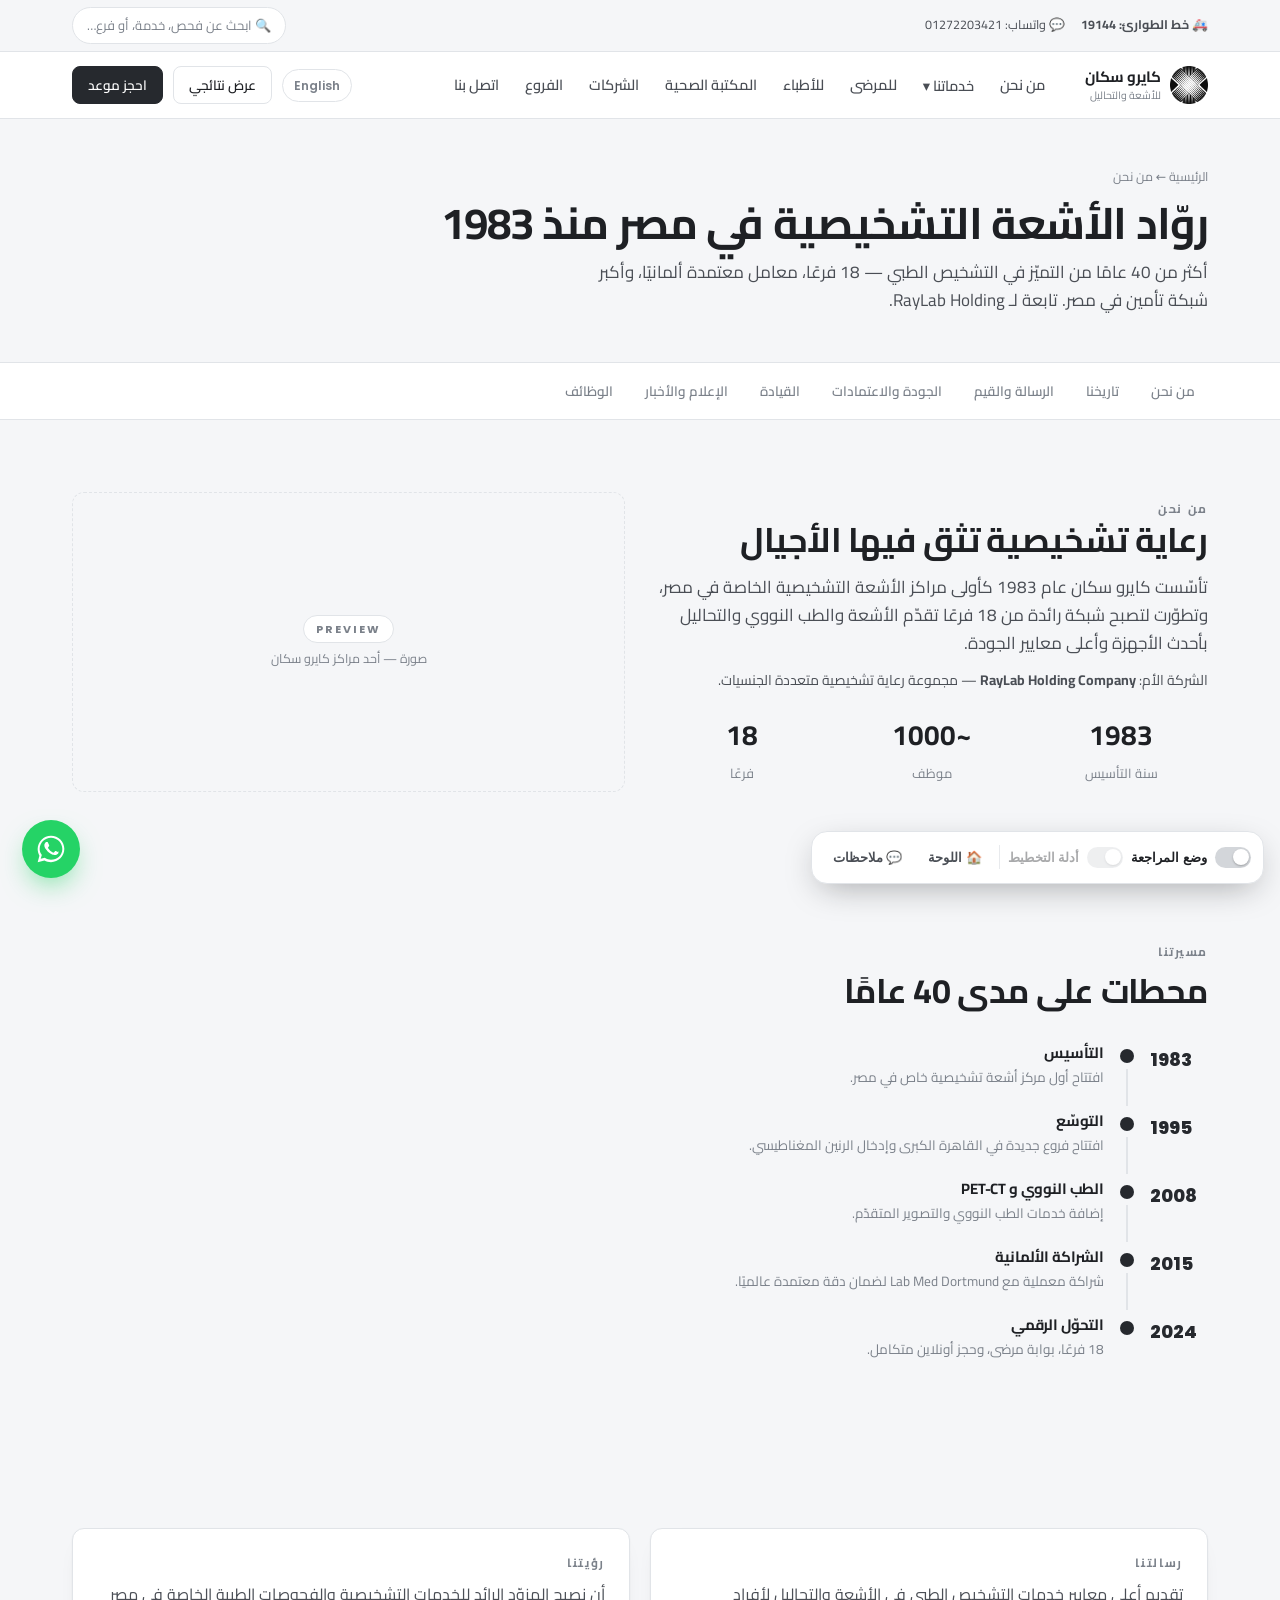
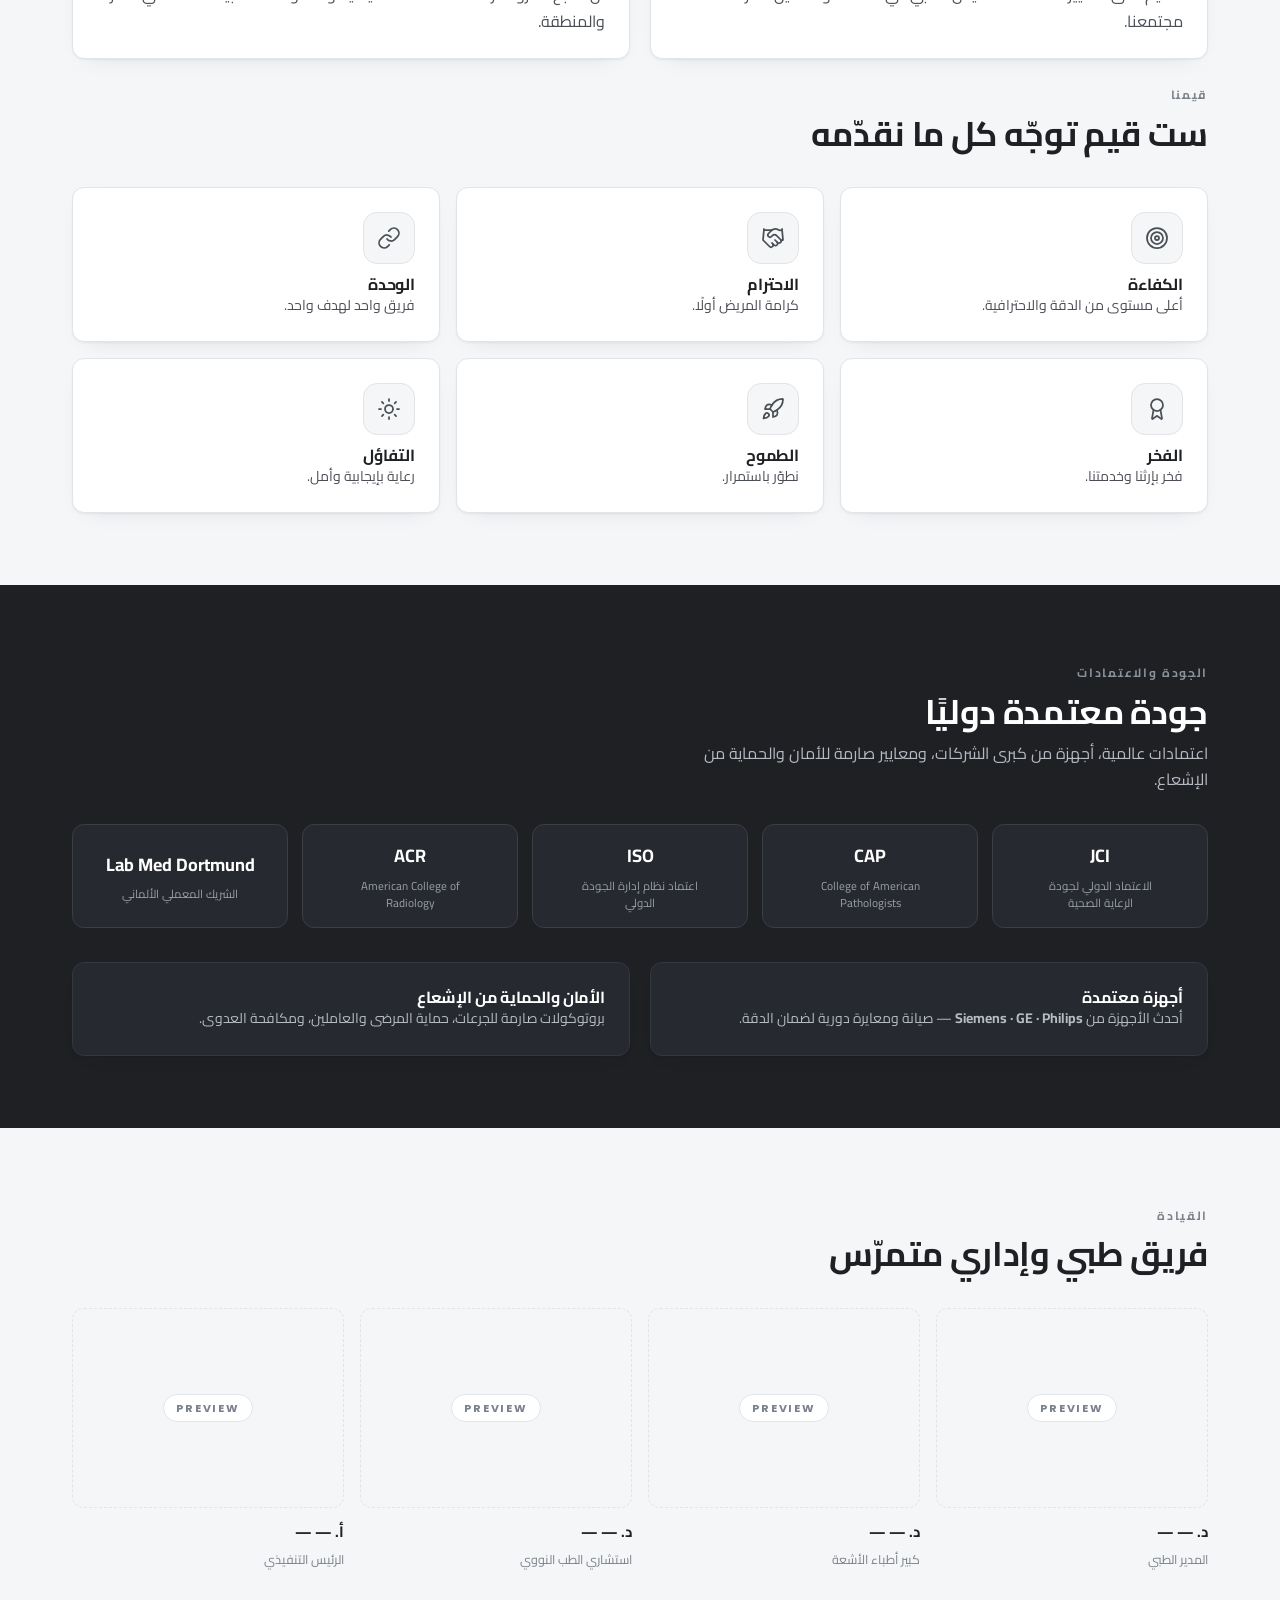
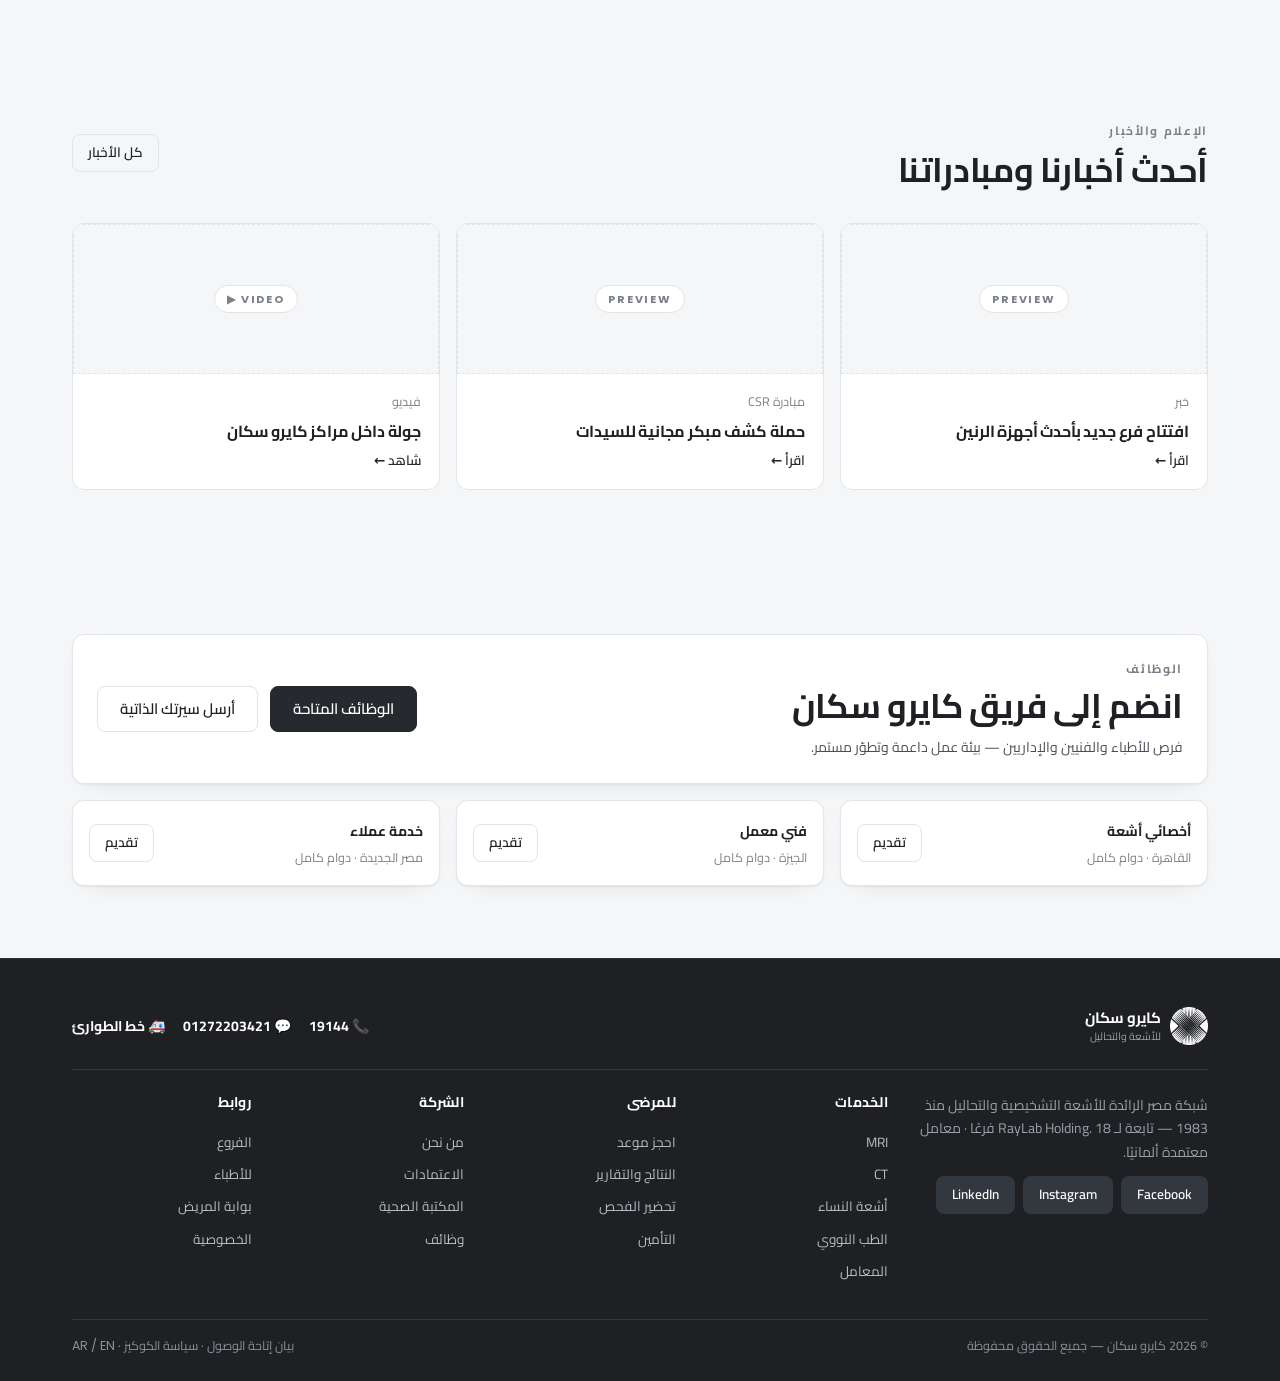
<file: pages/public/about.html>
<!DOCTYPE html>
<html lang="ar" dir="rtl">
<head>
<meta charset="UTF-8">
<meta name="viewport" content="width=device-width, initial-scale=1.0">
<title>Cairo Scan — من نحن (About · Mid-Fidelity)</title>
<link rel="stylesheet" href="../../styles/ds.css">
<link rel="stylesheet" href="../../styles/review.css">
<style>
  .topstrip{background:var(--surface-2); border-bottom:1px solid var(--line); font-size:12.5px;}
  .topstrip .row{display:flex; align-items:center; justify-content:space-between; gap:12px; padding:7px 0; color:var(--ink-2);}
  .topstrip .em{font-weight:700;}
  .searchpill{display:inline-flex; align-items:center; gap:8px; background:var(--surface); border:1px solid var(--line);
    border-radius:var(--radius-pill); padding:7px 14px; color:var(--muted); font-size:13px; min-width:200px;}
  @media(max-width:640px){ .searchpill{min-width:0; flex:1;} .topstrip .row .hideom{display:none;} }
</style>
</head>
<body data-screen="about" data-title="من نحن" data-rfp-page="§4.2">

<!-- TOP STRIP -->
<div class="topstrip" data-rev="Global · Utility Strip" data-rfp="§4.8" data-comp="Emergency + Search">
  <div class="container"><div class="row">
    <div class="row" style="gap:16px"><span class="em">🚑 خط الطوارئ: 19144</span><span class="hideom">💬 واتساب: 01272203421</span></div>
    <span class="searchpill">🔍 ابحث عن فحص، خدمة، أو فرع…</span>
  </div></div>
</div>

<!-- HEADER (shared) -->
<header class="site-header" data-rev="Global · Header" data-rfp="§3" data-comp="Header / Mega-menu / Book CTA">
  <div class="container">
    <div class="bar">
      <a class="brand" href="home.html">
        <img class="logo" src="../../assets/logo-mark.png" alt="كايرو سكان">
        <span class="wm"><b>كايرو سكان</b><br><span>للأشعة والتحاليل</span></span>
      </a>
      <nav class="mainnav">
        <a href="about.html">من نحن</a>
        <span class="has-mega"><a href="#">خدماتنا ▾</a>
          <div class="mega"><div class="mega-grid">
            <a href="#">الرنين المغناطيسي MRI</a><a href="#">الأشعة المقطعية CT</a>
            <a href="#">الطب النووي</a><a href="#">أشعة النساء</a>
            <a href="#">السونار / الدوبلر</a><a href="#">الأشعة العادية</a>
            <a href="#">المعامل والتحاليل</a><a href="#">الخدمات المنزلية</a>
          </div></div></span>
        <a href="#">للمرضى</a><a href="#">للأطباء</a><a href="#">المكتبة الصحية</a><a href="#">الشركات</a><a href="#">الفروع</a><a href="#">اتصل بنا</a>
      </nav>
      <div class="header-cta">
        <span class="lang">AR / EN</span>
        <a class="btn btn-outline btn-sm" href="#">عرض نتائجي</a>
        <a class="btn btn-primary btn-sm" href="home.html#booking">احجز موعد</a>
      </div>
      <a class="btn btn-primary btn-sm header-book-m" href="home.html#booking">احجز</a>
      <button class="hamburger" onclick="document.getElementById('mm').classList.toggle('open')" aria-label="القائمة">☰</button>
    </div>
  </div>
  <div class="mobile-menu container" id="mm" style="max-width:none">
    <a href="about.html">من نحن</a><a href="#">خدماتنا</a><a href="#">للمرضى</a><a href="#">للأطباء</a><a href="#">المكتبة الصحية</a>
    <a href="#">الشركات</a><a href="#">الفروع</a><a href="#">اتصل بنا</a>
    <a class="btn btn-primary btn-block" href="home.html#booking" style="display:flex;margin-top:8px">احجز موعد</a>
  </div>
</header>

<!-- PAGE HERO -->
<section class="pagehero" data-rev="1 · Page Hero" data-rfp="§4.2" data-comp="Breadcrumb + title">
  <div class="container"><div class="wrap">
    <p class="crumb"><a href="home.html">الرئيسية</a> ← من نحن</p>
    <h1 class="display">روّاد الأشعة التشخيصية في مصر منذ 1983</h1>
    <p class="lead">أكثر من 40 عامًا من التميّز في التشخيص الطبي — 18 فرعًا، معامل معتمدة ألمانيًا، وأكبر شبكة تأمين في مصر. تابعة لـ RayLab Holding.</p>
  </div></div>
</section>

<!-- SUB-NAV -->
<nav class="subnav" data-rev="Sub-nav (anchors)" data-comp="In-page navigation">
  <div class="container"><div class="row">
    <a href="#who">من نحن</a><a href="#history">تاريخنا</a><a href="#mvv">الرسالة والقيم</a>
    <a href="#quality">الجودة والاعتمادات</a><a href="#leadership">القيادة</a><a href="#media">الإعلام والأخبار</a><a href="#careers">الوظائف</a>
  </div></div>
</nav>

<!-- 2 · WHO WE ARE -->
<section class="section" id="who" data-rev="2 · Who We Are" data-rfp="§4.2" data-comp="Brand narrative + stats">
  <div class="container">
    <div class="grid g-2" style="align-items:center;gap:30px">
      <div>
        <p class="eyebrow">من نحن</p>
        <h2>رعاية تشخيصية تثق فيها الأجيال</h2>
        <p class="lead" style="margin:12px 0">تأسّست كايرو سكان عام 1983 كأولى مراكز الأشعة التشخيصية الخاصة في مصر، وتطوّرت لتصبح شبكة رائدة من 18 فرعًا تقدّم الأشعة والطب النووي والتحاليل بأحدث الأجهزة وأعلى معايير الجودة.</p>
        <p class="small">الشركة الأم: <b>RayLab Holding Company</b> — مجموعة رعاية تشخيصية متعددة الجنسيات.</p>
        <div class="grid g-3" style="margin-top:20px">
          <div class="stat"><b>1983</b><span>سنة التأسيس</span></div>
          <div class="stat"><b>~1000</b><span>موظف</span></div>
          <div class="stat"><b>18</b><span>فرعًا</span></div>
        </div>
      </div>
      <div class="preview" style="min-height:300px"><span class="pv">PREVIEW</span><span class="pv-desc">صورة — أحد مراكز كايرو سكان</span></div>
    </div>
  </div>
</section>

<!-- 3 · HISTORY (timeline) -->
<section class="section tint" id="history" data-rev="3 · Our History (timeline)" data-rfp="§4.2" data-comp="Milestones timeline">
  <div class="container">
    <div class="section-head"><p class="eyebrow">مسيرتنا</p><h2>محطات على مدى 40 عامًا</h2></div>
    <div class="timeline" style="max-width:760px">
      <div class="tl"><div class="yr">1983</div><div class="mid"><span class="dot"></span><span class="bar"></span></div>
        <div class="tl-body"><h4>التأسيس</h4><p>افتتاح أول مركز أشعة تشخيصية خاص في مصر.</p></div></div>
      <div class="tl"><div class="yr">1995</div><div class="mid"><span class="dot"></span><span class="bar"></span></div>
        <div class="tl-body"><h4>التوسّع</h4><p>افتتاح فروع جديدة في القاهرة الكبرى وإدخال الرنين المغناطيسي.</p></div></div>
      <div class="tl"><div class="yr">2008</div><div class="mid"><span class="dot"></span><span class="bar"></span></div>
        <div class="tl-body"><h4>الطب النووي و PET-CT</h4><p>إضافة خدمات الطب النووي والتصوير المتقدّم.</p></div></div>
      <div class="tl"><div class="yr">2015</div><div class="mid"><span class="dot"></span><span class="bar"></span></div>
        <div class="tl-body"><h4>الشراكة الألمانية</h4><p>شراكة معملية مع Lab Med Dortmund لضمان دقة معتمدة عالميًا.</p></div></div>
      <div class="tl"><div class="yr">2024</div><div class="mid"><span class="dot"></span><span class="bar"></span></div>
        <div class="tl-body"><h4>التحوّل الرقمي</h4><p>18 فرعًا، بوابة مرضى، وحجز أونلاين متكامل.</p></div></div>
    </div>
  </div>
</section>

<!-- 4 · MISSION / VISION / VALUES -->
<section class="section" id="mvv" data-rev="4 · Mission, Vision & Values" data-rfp="§4.2" data-comp="Mission/Vision + 6 values">
  <div class="container">
    <div class="grid g-2" style="gap:20px;margin-bottom:26px">
      <div class="card"><p class="eyebrow">رسالتنا</p><p style="margin-top:8px">تقديم أعلى معايير خدمات التشخيص الطبي في الأشعة والتحاليل لأفراد مجتمعنا.</p></div>
      <div class="card"><p class="eyebrow">رؤيتنا</p><p style="margin-top:8px">أن نصبح المزوّد الرائد للخدمات التشخيصية والفحوصات الطبية الخاصة في مصر والمنطقة.</p></div>
    </div>
    <div class="section-head"><p class="eyebrow">قيمنا</p><h2>ست قيم توجّه كل ما نقدّمه</h2></div>
    <div class="grid g-3">
      <div class="card"><span class="icontile" style="margin-bottom:10px" data-icon="target"></span><h4>الكفاءة</h4><p class="small">أعلى مستوى من الدقة والاحترافية.</p></div>
      <div class="card"><span class="icontile" style="margin-bottom:10px" data-icon="handshake"></span><h4>الاحترام</h4><p class="small">كرامة المريض أولًا.</p></div>
      <div class="card"><span class="icontile" style="margin-bottom:10px" data-icon="link"></span><h4>الوحدة</h4><p class="small">فريق واحد لهدف واحد.</p></div>
      <div class="card"><span class="icontile" style="margin-bottom:10px" data-icon="award"></span><h4>الفخر</h4><p class="small">فخر بإرثنا وخدمتنا.</p></div>
      <div class="card"><span class="icontile" style="margin-bottom:10px" data-icon="rocket"></span><h4>الطموح</h4><p class="small">نطوّر باستمرار.</p></div>
      <div class="card"><span class="icontile" style="margin-bottom:10px" data-icon="sun"></span><h4>التفاؤل</h4><p class="small">رعاية بإيجابية وأمل.</p></div>
    </div>
  </div>
</section>

<!-- 5 · QUALITY & ACCREDITATIONS (dark) -->
<section class="section section--dark" id="quality" data-rev="5 · Quality & Accreditations" data-rfp="§4.2" data-comp="Accreditations + equipment + safety">
  <div class="container">
    <div class="section-head"><p class="eyebrow">الجودة والاعتمادات</p><h2>جودة معتمدة دوليًا</h2>
      <p>اعتمادات عالمية، أجهزة من كبرى الشركات، ومعايير صارمة للأمان والحماية من الإشعاع.</p></div>
    <div class="logoband" style="margin-bottom:34px">
      <div class="lg"><b>JCI</b><small>الاعتماد الدولي لجودة الرعاية الصحية</small></div>
      <div class="lg"><b>CAP</b><small>College of American Pathologists</small></div>
      <div class="lg"><b>ISO</b><small>اعتماد نظام إدارة الجودة الدولي</small></div>
      <div class="lg"><b>ACR</b><small>American College of Radiology</small></div>
      <div class="lg"><b>Lab Med Dortmund</b><small>الشريك المعملي الألماني</small></div>
    </div>
    <div class="grid g-2" style="gap:20px">
      <div class="card"><h4 style="color:#fff">أجهزة معتمدة</h4><p class="small">أحدث الأجهزة من <b>Siemens · GE · Philips</b> — صيانة ومعايرة دورية لضمان الدقة.</p></div>
      <div class="card"><h4 style="color:#fff">الأمان والحماية من الإشعاع</h4><p class="small">بروتوكولات صارمة للجرعات، حماية المرضى والعاملين، ومكافحة العدوى.</p></div>
    </div>
  </div>
</section>

<!-- 6 · LEADERSHIP -->
<section class="section" id="leadership" data-rev="6 · Leadership Team" data-rfp="§4.2" data-comp="Team cards">
  <div class="container">
    <div class="section-head"><p class="eyebrow">القيادة</p><h2>فريق طبي وإداري متمرّس</h2></div>
    <div class="grid g-4">
      <div class="team-card"><div class="preview ava"><span class="pv">PREVIEW</span></div><b>د. — —</b><span class="role">المدير الطبي</span></div>
      <div class="team-card"><div class="preview ava"><span class="pv">PREVIEW</span></div><b>د. — —</b><span class="role">كبير أطباء الأشعة</span></div>
      <div class="team-card"><div class="preview ava"><span class="pv">PREVIEW</span></div><b>د. — —</b><span class="role">استشاري الطب النووي</span></div>
      <div class="team-card"><div class="preview ava"><span class="pv">PREVIEW</span></div><b>أ. — —</b><span class="role">الرئيس التنفيذي</span></div>
    </div>
  </div>
</section>

<!-- 7 · MEDIA & NEWS -->
<section class="section tint" id="media" data-rev="7 · Media & News" data-rfp="§4.2" data-comp="News + video gallery">
  <div class="container">
    <div class="section-head between"><div><p class="eyebrow">الإعلام والأخبار</p><h2>أحدث أخبارنا ومبادراتنا</h2></div>
      <a class="btn btn-outline btn-sm" href="#">كل الأخبار</a></div>
    <div class="grid g-3">
      <a class="medcard" href="#"><div class="preview thumb" style="min-height:150px"><span class="pv">PREVIEW</span></div>
        <div class="body"><span class="caption">خبر</span><h3 style="font-size:16px">افتتاح فرع جديد بأحدث أجهزة الرنين</h3><span class="cta">اقرأ ←</span></div></a>
      <a class="medcard" href="#"><div class="preview thumb" style="min-height:150px"><span class="pv">PREVIEW</span></div>
        <div class="body"><span class="caption">مبادرة CSR</span><h3 style="font-size:16px">حملة كشف مبكر مجانية للسيدات</h3><span class="cta">اقرأ ←</span></div></a>
      <a class="medcard" href="#"><div class="preview thumb" style="min-height:150px"><span class="pv">VIDEO ▶</span></div>
        <div class="body"><span class="caption">فيديو</span><h3 style="font-size:16px">جولة داخل مراكز كايرو سكان</h3><span class="cta">شاهد ←</span></div></a>
    </div>
  </div>
</section>

<!-- 8 · CAREERS -->
<section class="section" id="careers" data-rev="8 · Careers" data-rfp="§4.2" data-comp="Openings + apply CTA">
  <div class="container">
    <div class="card between" style="flex-wrap:wrap;gap:20px">
      <div><p class="eyebrow">الوظائف</p><h2 style="margin:6px 0 8px">انضم إلى فريق كايرو سكان</h2>
        <p class="small">فرص للأطباء والفنيين والإداريين — بيئة عمل داعمة وتطوّر مستمر.</p></div>
      <div class="row"><a class="btn btn-primary" href="#">الوظائف المتاحة</a><a class="btn btn-outline" href="#">أرسل سيرتك الذاتية</a></div>
    </div>
    <div class="grid g-3" style="margin-top:16px">
      <div class="card pad-sm between"><div><b class="small">أخصائي أشعة</b><br><span class="caption">القاهرة · دوام كامل</span></div><a class="btn btn-outline btn-sm" href="#">تقديم</a></div>
      <div class="card pad-sm between"><div><b class="small">فني معمل</b><br><span class="caption">الجيزة · دوام كامل</span></div><a class="btn btn-outline btn-sm" href="#">تقديم</a></div>
      <div class="card pad-sm between"><div><b class="small">خدمة عملاء</b><br><span class="caption">مصر الجديدة · دوام كامل</span></div><a class="btn btn-outline btn-sm" href="#">تقديم</a></div>
    </div>
  </div>
</section>

<!-- FOOTER (shared) -->
<footer class="site-footer footer--mega" data-rev="Global · Footer (enterprise)" data-rfp="§3.2" data-comp="Mega footer">
  <div class="container">
    <div class="footer-top">
      <div class="brand"><img class="logo" src="../../assets/logo-mark.png" alt="كايرو سكان"><span class="wm" style="color:#fff"><b style="color:#fff">كايرو سكان</b><br><span style="color:#9aa0a8">للأشعة والتحاليل</span></span></div>
      <div class="hot"><span>📞 <b>19144</b></span><span>💬 <b>01272203421</b></span><span>🚑 <b>خط الطوارئ</b></span></div>
    </div>
    <div class="footcols">
      <div><p class="small" style="color:#9aa0a8">شبكة مصر الرائدة للأشعة التشخيصية والتحاليل منذ 1983 — تابعة لـ RayLab Holding. 18 فرعًا · معامل معتمدة ألمانيًا.</p>
        <div class="row" style="margin-top:12px;gap:8px"><span class="btn btn-ghost btn-sm" style="background:#33373e;color:#fff">Facebook</span><span class="btn btn-ghost btn-sm" style="background:#33373e;color:#fff">Instagram</span><span class="btn btn-ghost btn-sm" style="background:#33373e;color:#fff">LinkedIn</span></div></div>
      <div><h4>الخدمات</h4><a href="#">MRI</a><a href="#">CT</a><a href="#">أشعة النساء</a><a href="#">الطب النووي</a><a href="#">المعامل</a></div>
      <div><h4>للمرضى</h4><a href="#">احجز موعد</a><a href="#">النتائج والتقارير</a><a href="#">تحضير الفحص</a><a href="#">التأمين</a></div>
      <div><h4>الشركة</h4><a href="about.html">من نحن</a><a href="about.html#quality">الاعتمادات</a><a href="#">المكتبة الصحية</a><a href="about.html#careers">وظائف</a></div>
      <div><h4>روابط</h4><a href="#">الفروع</a><a href="#">للأطباء</a><a href="#">بوابة المريض</a><a href="#">الخصوصية</a></div>
    </div>
    <div class="footer-bottom"><span>© 2026 كايرو سكان — جميع الحقوق محفوظة</span><span>بيان إتاحة الوصول · سياسة الكوكيز · <span class="en">AR / EN</span></span></div>
  </div>
</footer>

<!-- FLOATING WHATSAPP -->
<a class="wa-float" href="#" aria-label="تواصل عبر واتساب" title="تواصل عبر واتساب">
  <svg viewBox="0 0 24 24" fill="#fff" xmlns="http://www.w3.org/2000/svg">
    <path d="M17.5 14.4c-.3-.2-1.7-.8-1.9-.9-.3-.1-.4-.1-.6.1-.2.3-.7.9-.8 1-.1.2-.3.2-.5.1-.3-.2-1.2-.5-2.3-1.4-.9-.8-1.4-1.7-1.6-2-.2-.3 0-.4.1-.6.1-.1.3-.3.4-.5.1-.2.2-.3.3-.5.1-.2 0-.4 0-.5-.1-.1-.6-1.5-.9-2-.2-.5-.4-.4-.6-.4h-.5c-.2 0-.5.1-.7.3-.2.3-.9.9-.9 2.2s.9 2.5 1.1 2.7c.1.2 1.8 2.8 4.4 3.9.6.3 1.1.4 1.5.5.6.2 1.2.2 1.6.1.5-.1 1.7-.7 1.9-1.3.2-.7.2-1.2.2-1.3-.1-.2-.3-.2-.5-.3z"/>
    <path d="M12 2C6.5 2 2 6.5 2 12c0 1.8.5 3.5 1.3 5L2 22l5.1-1.3c1.4.8 3.1 1.2 4.9 1.2 5.5 0 10-4.5 10-10S17.5 2 12 2zm0 18c-1.6 0-3.1-.4-4.4-1.2l-.3-.2-3 .8.8-2.9-.2-.3C4 15 3.5 13.5 3.5 12 3.5 7.3 7.3 3.5 12 3.5S20.5 7.3 20.5 12 16.7 20 12 20z"/>
  </svg>
</a>

<!-- STICKY BOOKING CTA (mobile) -->
<div class="sticky-cta" data-rev="Global · Sticky Booking CTA" data-rfp="§4.1" data-comp="Mobile sticky CTA">
  <a class="btn btn-primary" href="home.html#booking">احجز موعد</a>
  <a class="btn btn-outline wa" href="#" aria-label="واتساب">💬</a>
</div>

<script>
  document.addEventListener('click',function(e){
    var mm=document.getElementById('mm');
    if(mm && mm.classList.contains('open') && !e.target.closest('#mm') && !e.target.closest('.hamburger')) mm.classList.remove('open');
  });
</script>
<script src="../../js/icons.js"></script>
<script src="../../js/i18n.js"></script>
<script src="../../js/review.js"></script>

</body>
</html>
</file>
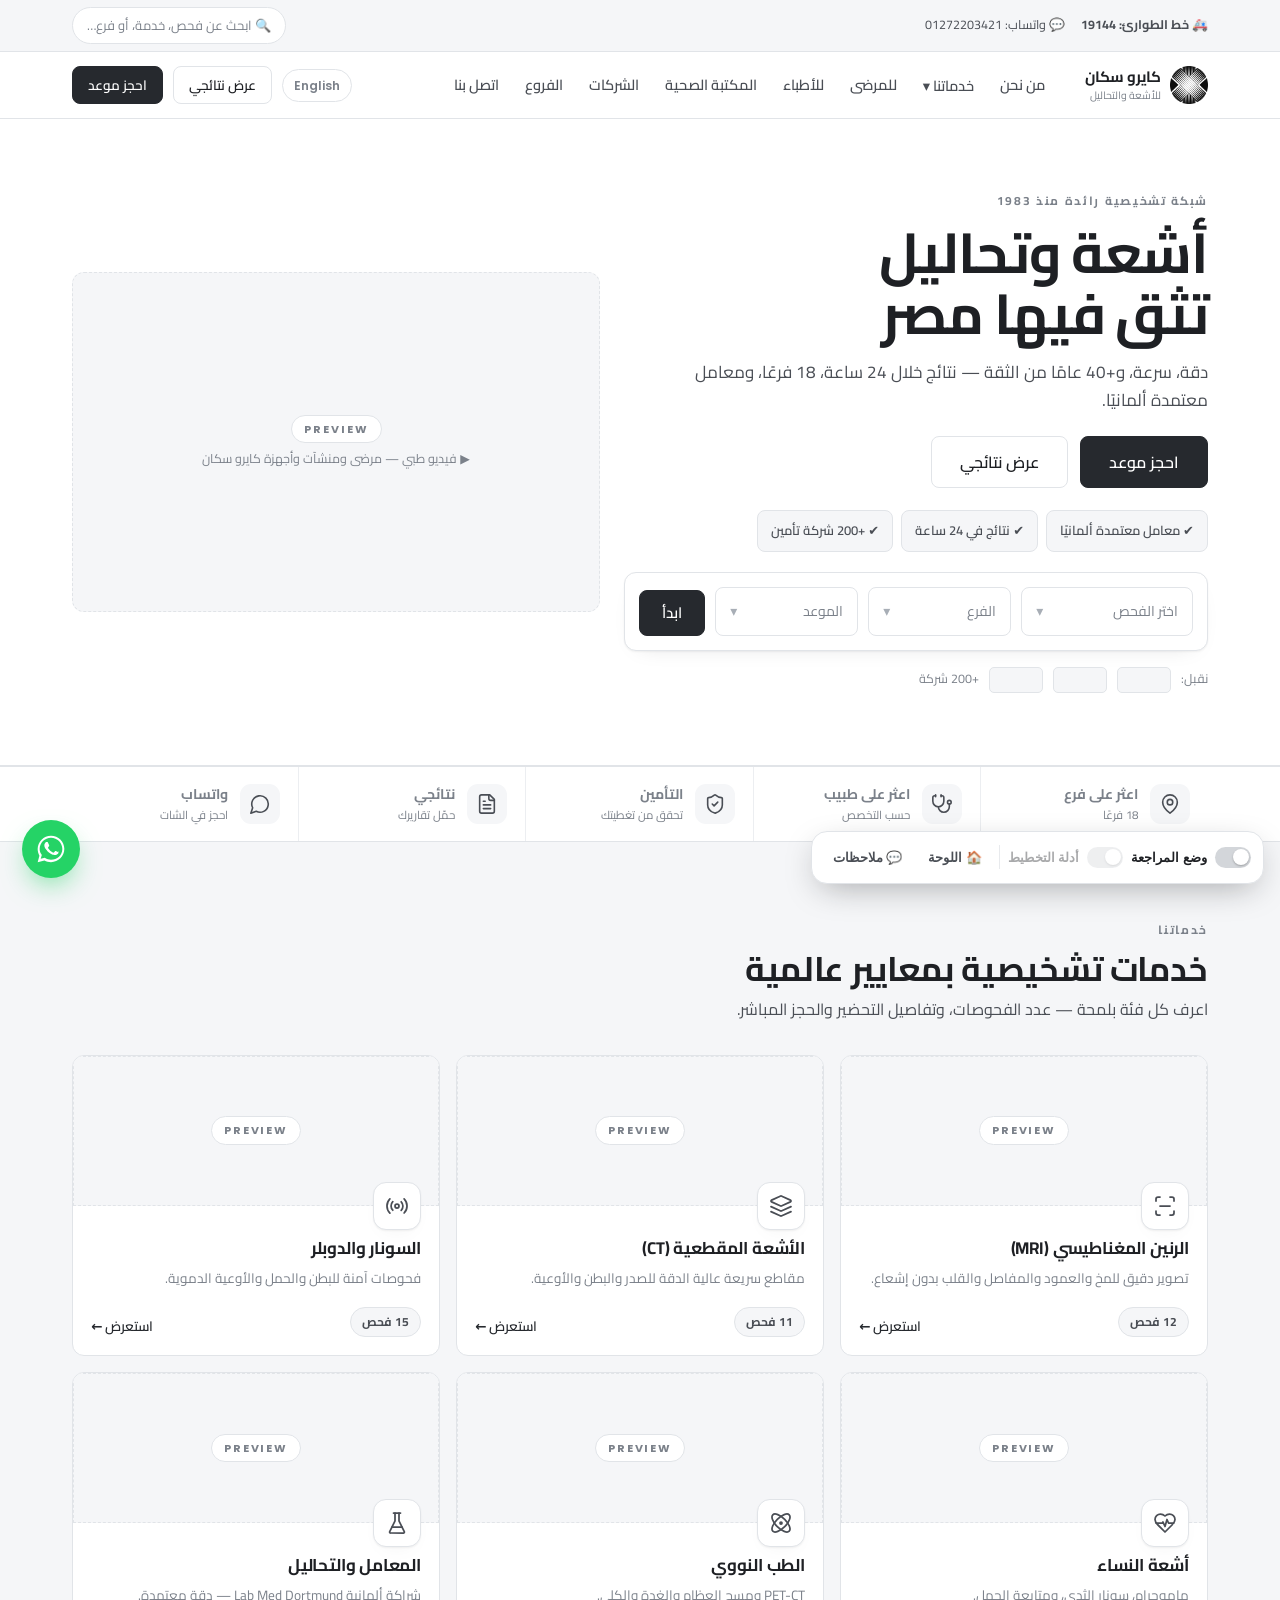
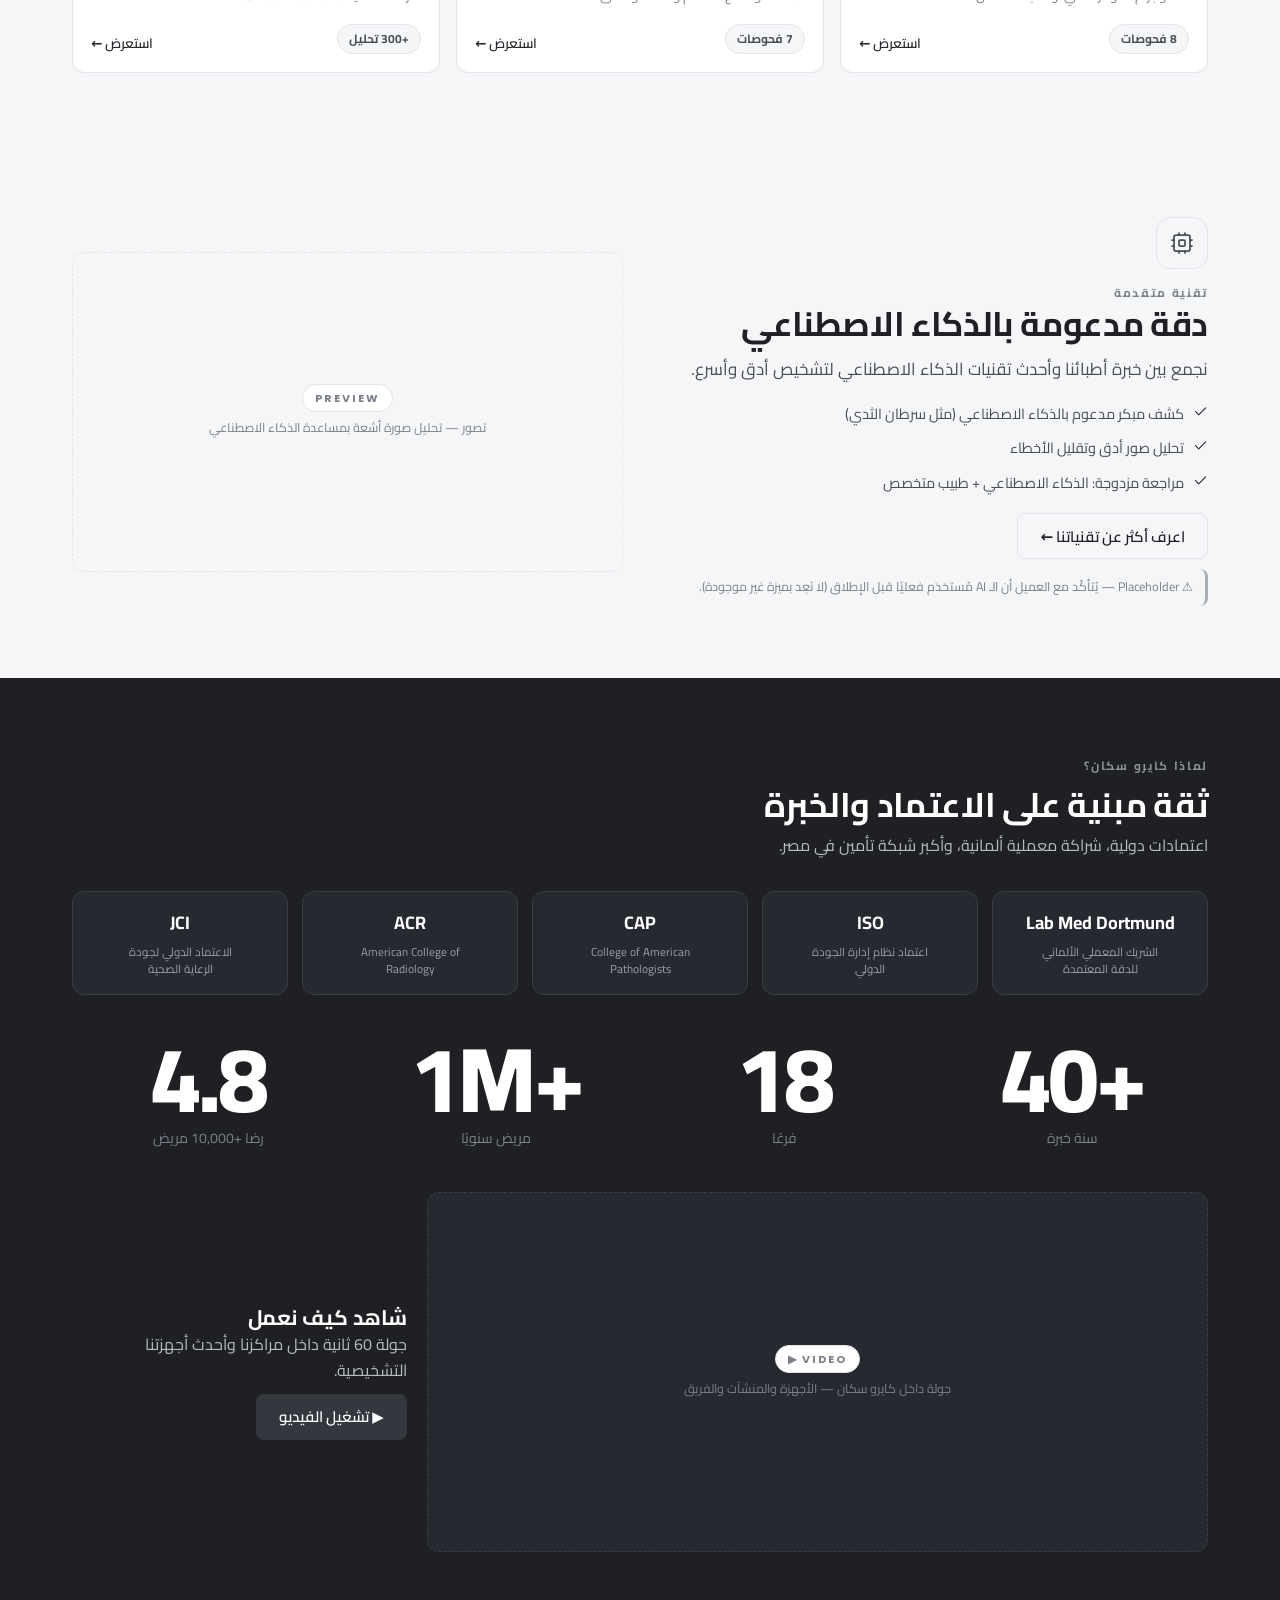
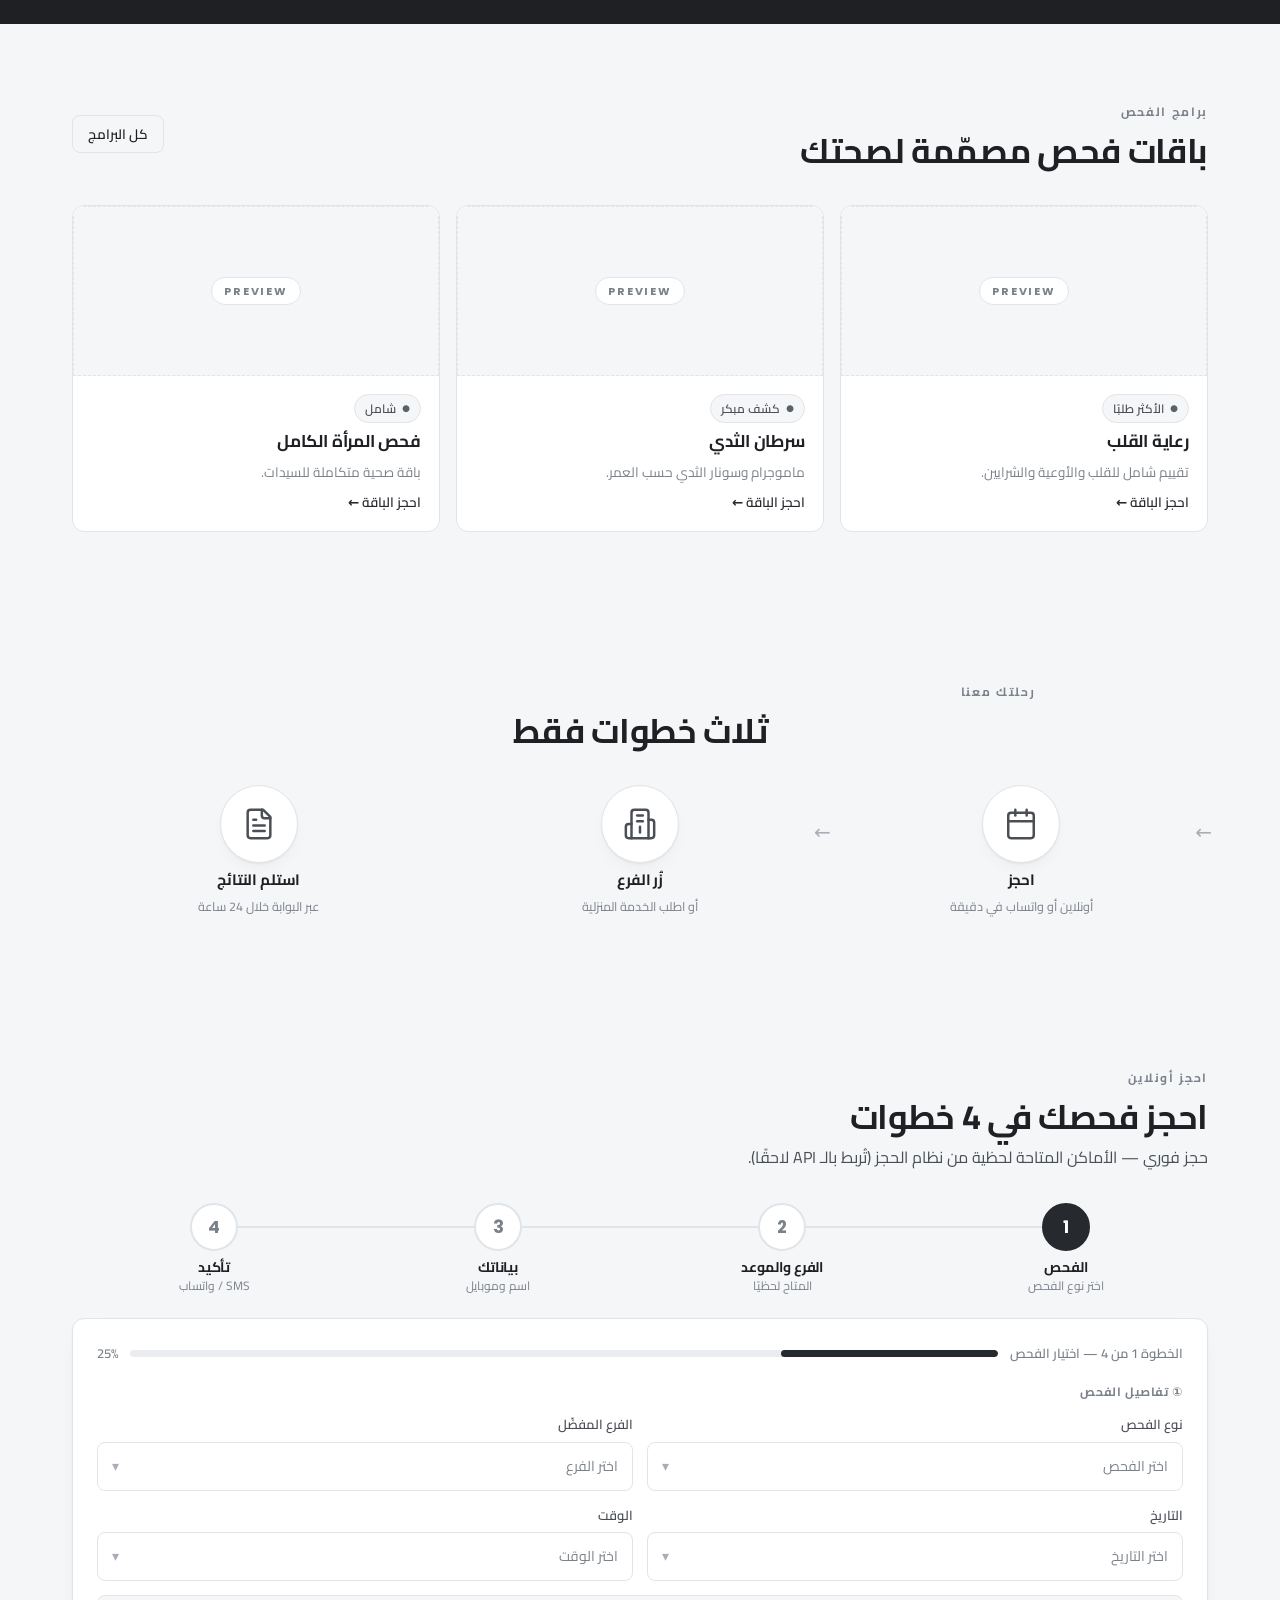
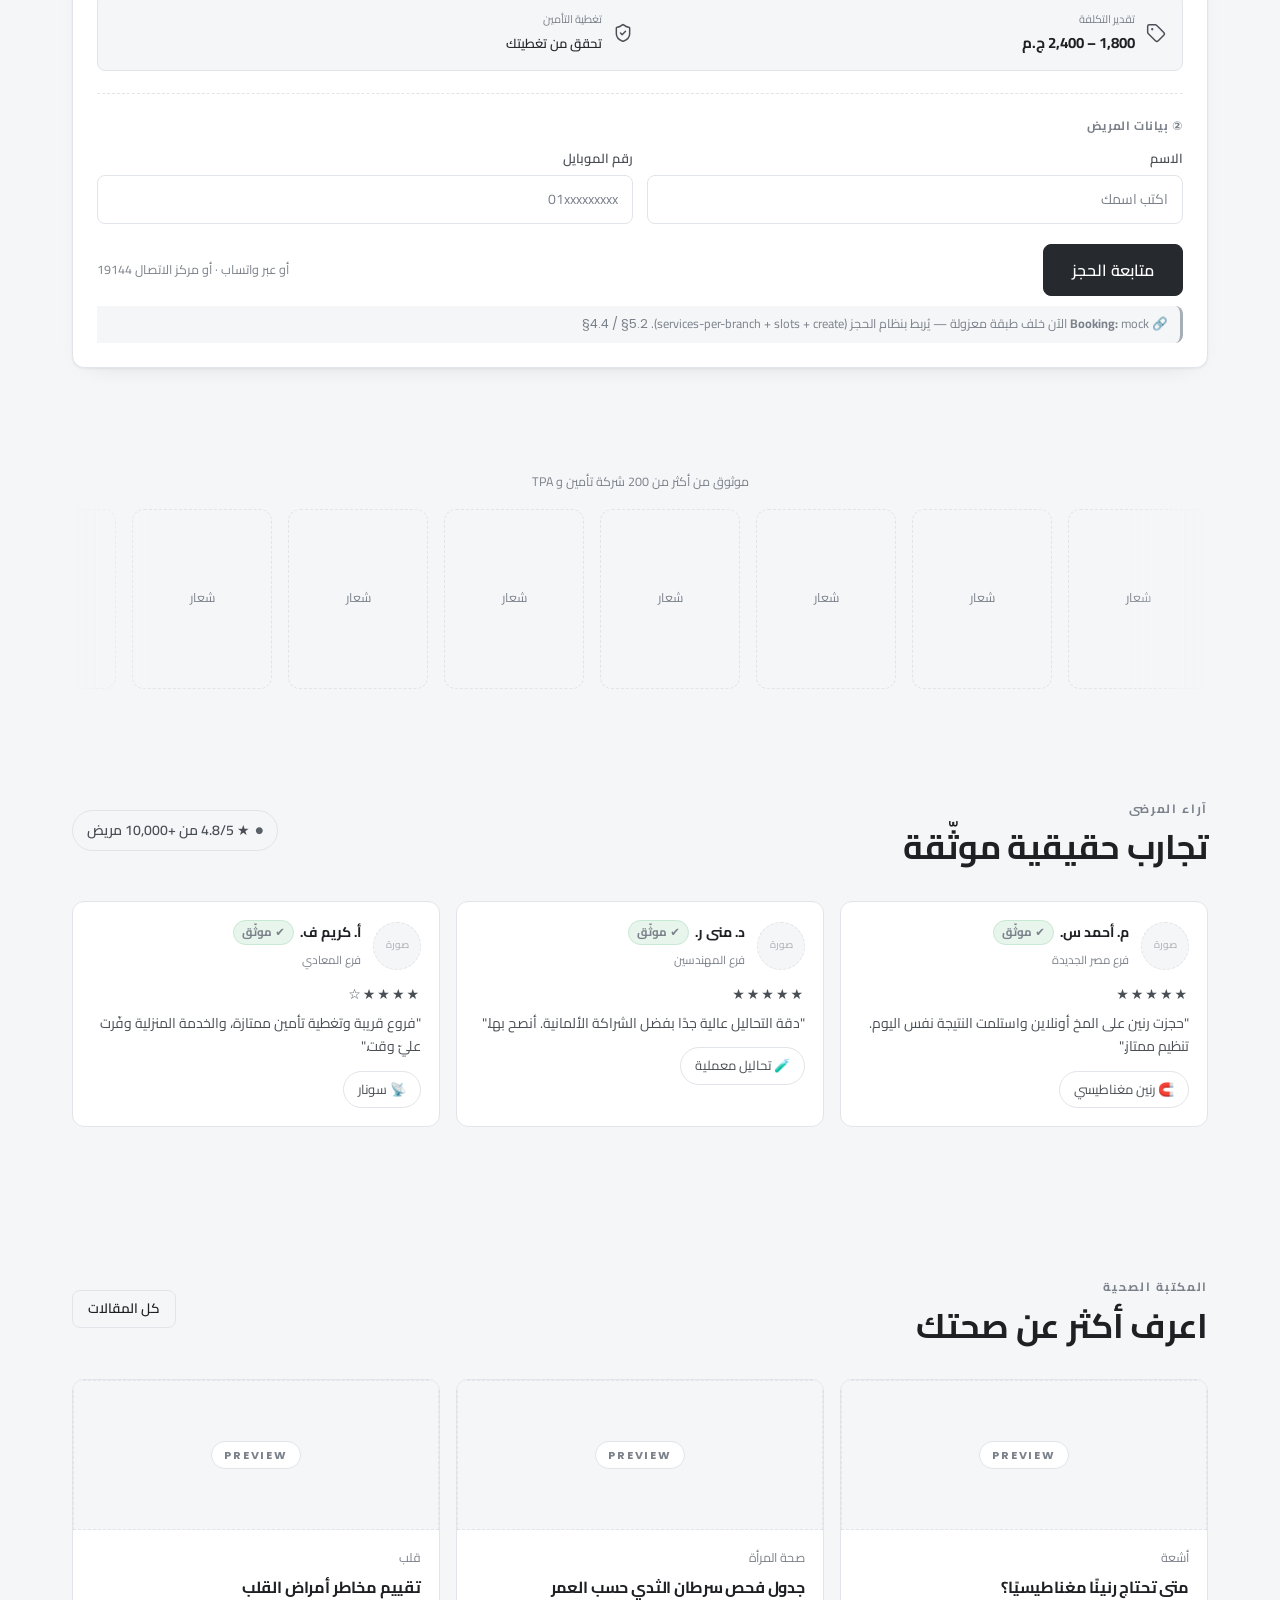
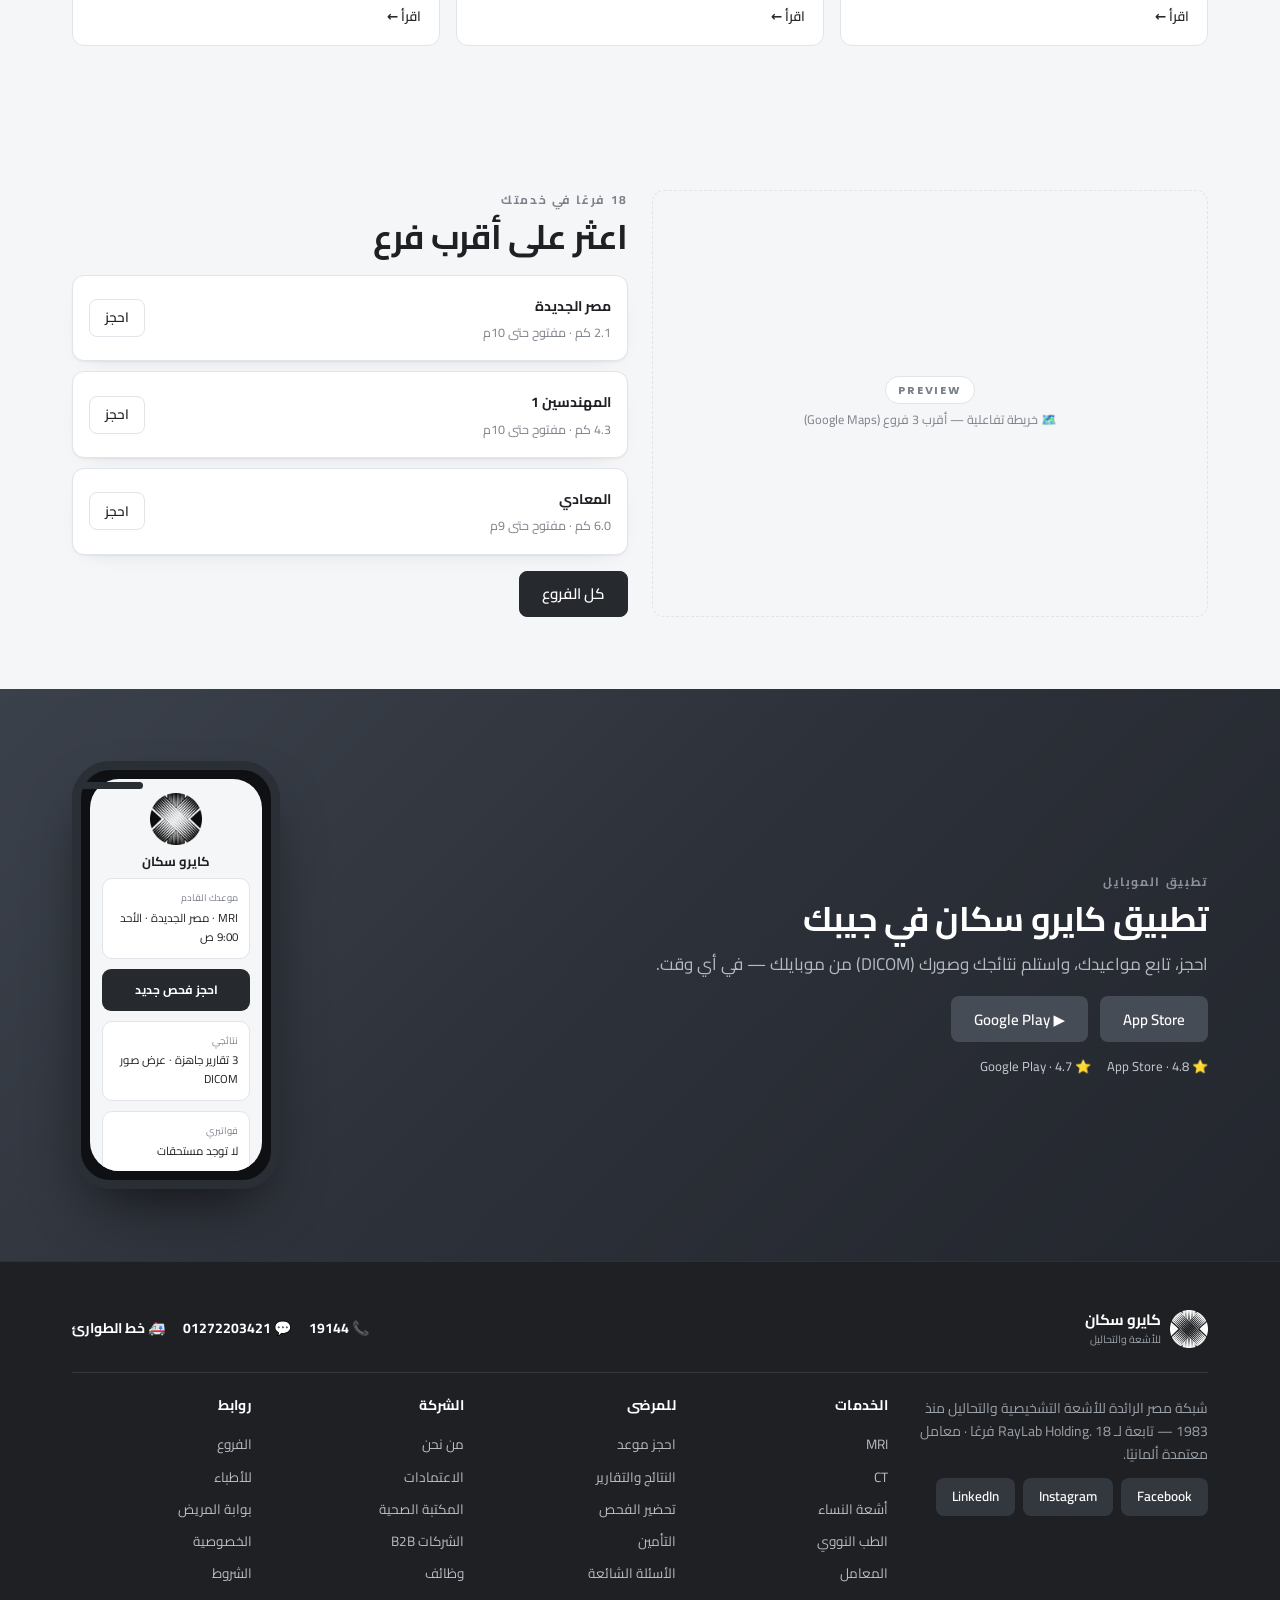
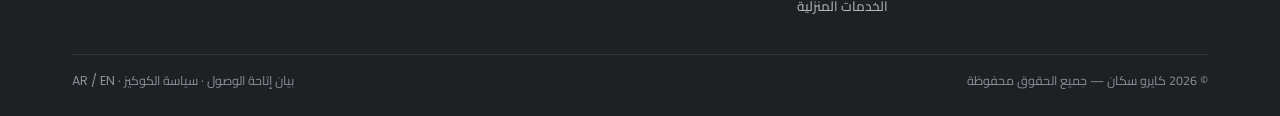
<file: pages/public/home.html>
<!DOCTYPE html>
<html lang="ar" dir="rtl">
<head>
<meta charset="UTF-8">
<meta name="viewport" content="width=device-width, initial-scale=1.0">
<title>Cairo Scan — الصفحة الرئيسية (Home v3 · Mid-Fidelity)</title>
<link rel="stylesheet" href="../../styles/ds.css">
<link rel="stylesheet" href="../../styles/review.css">
<style>
  .topstrip{background:var(--surface-2); border-bottom:1px solid var(--line); font-size:12.5px;}
  .topstrip .row{display:flex; align-items:center; justify-content:space-between; gap:12px; padding:7px 0; color:var(--ink-2);}
  .topstrip .em{font-weight:700;}
  .searchpill{display:inline-flex; align-items:center; gap:8px; background:var(--surface); border:1px solid var(--line);
    border-radius:var(--radius-pill); padding:7px 14px; color:var(--muted); font-size:13px; min-width:200px;}
  .hero-quickbook{margin-top:20px; background:var(--surface); border:1px solid var(--line); border-radius:var(--radius);
    box-shadow:var(--shadow); padding:14px;}
  .hero-quickbook .qb-row{display:grid; grid-template-columns:1fr; gap:10px;}
  @media(min-width:960px){ .hero-quickbook .qb-row{grid-template-columns:1.2fr 1fr 1fr auto; align-items:end;} }
  .ins-mini{display:flex; align-items:center; gap:10px; margin-top:16px; color:var(--muted); font-size:12.5px; flex-wrap:wrap;}
  .ins-mini .lg{width:54px; height:26px; background:var(--surface-2); border:1px solid var(--line); border-radius:5px;}
  @media(max-width:640px){ .searchpill{min-width:0; flex:1;} .topstrip .row .hideom{display:none;} }
</style>
</head>
<body data-screen="home" data-title="الصفحة الرئيسية" data-rfp-page="§4.1">

<!-- TOP STRIP -->
<div class="topstrip" data-rev="Global · Utility Strip" data-rfp="§4.8" data-comp="Emergency + Search">
  <div class="container"><div class="row">
    <div class="row" style="gap:16px"><span class="em">🚑 خط الطوارئ: 19144</span><span class="hideom">💬 واتساب: 01272203421</span></div>
    <span class="searchpill">🔍 ابحث عن فحص، خدمة، أو فرع…</span>
  </div></div>
</div>

<!-- HEADER -->
<header class="site-header" data-rev="Global · Header" data-rfp="§3" data-comp="Header / Mega-menu / Book CTA">
  <div class="container">
    <div class="bar">
      <a class="brand" href="home.html">
        <img class="logo" src="../../assets/logo-mark.png" alt="كايرو سكان">
        <span class="wm"><b>كايرو سكان</b><br><span>للأشعة والتحاليل</span></span>
      </a>
      <nav class="mainnav">
        <a href="about.html">من نحن</a>
        <span class="has-mega"><a href="#services">خدماتنا ▾</a>
          <div class="mega"><div class="mega-grid">
            <a href="#">الرنين المغناطيسي MRI</a><a href="#">الأشعة المقطعية CT</a>
            <a href="#">الطب النووي</a><a href="#">أشعة النساء</a>
            <a href="#">السونار / الدوبلر</a><a href="#">الأشعة العادية</a>
            <a href="#">المعامل والتحاليل</a><a href="#">الخدمات المنزلية</a>
          </div></div></span>
        <a href="#">للمرضى</a><a href="#">للأطباء</a><a href="#">المكتبة الصحية</a><a href="#">الشركات</a><a href="#">الفروع</a><a href="#">اتصل بنا</a>
      </nav>
      <div class="header-cta">
        <span class="lang">AR / EN</span>
        <a class="btn btn-outline btn-sm" href="#">عرض نتائجي</a>
        <a class="btn btn-primary btn-sm" href="#booking">احجز موعد</a>
      </div>
      <a class="btn btn-primary btn-sm header-book-m" href="#booking">احجز</a>
      <button class="hamburger" onclick="document.getElementById('mm').classList.toggle('open')" aria-label="القائمة">☰</button>
    </div>
  </div>
  <div class="mobile-menu container" id="mm" style="max-width:none">
    <a href="about.html">من نحن</a><a href="#services">خدماتنا</a><a href="#">للمرضى</a><a href="#">للأطباء</a><a href="#">المكتبة الصحية</a>
    <a href="#">الشركات</a><a href="#">الفروع</a><a href="#">اتصل بنا</a>
    <a class="btn btn-primary btn-block" href="#booking" style="display:flex;margin-top:8px">احجز موعد</a>
  </div>
</header>

<!-- 1 · HERO (split + compact quick-book + video) -->
<section class="hero" data-rev="1 · Hero (split)" data-rfp="§4.1" data-comp="Hero / Quick-book / Video">
  <div class="container"><div class="wrap">
    <div>
      <p class="eyebrow kicker">شبكة تشخيصية رائدة منذ 1983</p>
      <h1 class="display">أشعة وتحاليل<br>تثق فيها مصر</h1>
      <p class="lead">دقة، سرعة، و+40 عامًا من الثقة — نتائج خلال 24 ساعة، 18 فرعًا، ومعامل معتمدة ألمانيًا.</p>
      <div class="cta-row">
        <a class="btn btn-primary btn-lg" href="#booking">احجز موعد</a>
        <a class="btn btn-outline btn-lg" href="#">عرض نتائجي</a>
      </div>
      <div class="trust">
        <span class="ti">✔ معامل معتمدة ألمانيًا</span><span class="ti">✔ نتائج في 24 ساعة</span><span class="ti">✔ +200 شركة تأمين</span>
      </div>
      <div class="hero-quickbook" data-rev="Hero Quick-book" data-comp="Compact booking">
        <div class="qb-row">
          <div class="control select">اختر الفحص</div>
          <div class="control select">الفرع</div>
          <div class="control select">الموعد</div>
          <a class="btn btn-primary" href="#booking">ابدأ</a>
        </div>
      </div>
      <div class="ins-mini"><span>نقبل:</span><span class="lg"></span><span class="lg"></span><span class="lg"></span><span>+200 شركة</span></div>
    </div>

    <div class="preview hero-media">
      <span class="pv">PREVIEW</span>
      <span class="pv-desc">▶ فيديو طبي — مرضى ومنشآت وأجهزة كايرو سكان</span>
    </div>
  </div></div>
</section>

<!-- 2 · QUICK ACCESS -->
<nav class="quickaccess" data-rev="2 · Quick-Access Bar" data-rfp="§3 · §4.4" data-comp="Quick access ×5">
  <div class="container"><div class="qa-row">
    <a class="qa" href="#"><span class="ic" data-icon="map-pin"></span><span><b>اعثر على فرع</b><span>18 فرعًا</span></span></a>
    <a class="qa" href="#"><span class="ic" data-icon="stethoscope"></span><span><b>اعثر على طبيب</b><span>حسب التخصص</span></span></a>
    <a class="qa" href="#"><span class="ic" data-icon="shield"></span><span><b>التأمين</b><span>تحقق من تغطيتك</span></span></a>
    <a class="qa" href="#"><span class="ic" data-icon="file"></span><span><b>نتائجي</b><span>حمّل تقاريرك</span></span></a>
    <a class="qa" href="#"><span class="ic" data-icon="message"></span><span><b>واتساب</b><span>احجز في الشات</span></span></a>
  </div></div>
</nav>

<!-- 3 · SERVICES (medical cards + exam count) -->
<section class="section tint" id="services" data-rev="3 · Services (Medical Cards)" data-rfp="§4.1 · §4.3" data-comp="Category cards + exam count">
  <div class="container">
    <div class="section-head"><p class="eyebrow">خدماتنا</p><h2>خدمات تشخيصية بمعايير عالمية</h2>
      <p>اعرف كل فئة بلمحة — عدد الفحوصات، وتفاصيل التحضير والحجز المباشر.</p></div>
    <div class="grid g-3">
      <a class="medcard" href="#"><div class="preview thumb"><span class="pv">PREVIEW</span></div>
        <div class="body"><span class="ic" data-icon="scan"></span><h3>الرنين المغناطيسي (MRI)</h3>
        <p class="desc">تصوير دقيق للمخ والعمود والمفاصل والقلب بدون إشعاع.</p>
        <div class="med-meta"><span class="count">12 فحص</span><span class="cta">استعرض ←</span></div></div></a>
      <a class="medcard" href="#"><div class="preview thumb"><span class="pv">PREVIEW</span></div>
        <div class="body"><span class="ic" data-icon="layers"></span><h3>الأشعة المقطعية (CT)</h3>
        <p class="desc">مقاطع سريعة عالية الدقة للصدر والبطن والأوعية.</p>
        <div class="med-meta"><span class="count">11 فحص</span><span class="cta">استعرض ←</span></div></div></a>
      <a class="medcard" href="#"><div class="preview thumb"><span class="pv">PREVIEW</span></div>
        <div class="body"><span class="ic" data-icon="radio"></span><h3>السونار والدوبلر</h3>
        <p class="desc">فحوصات آمنة للبطن والحمل والأوعية الدموية.</p>
        <div class="med-meta"><span class="count">15 فحص</span><span class="cta">استعرض ←</span></div></div></a>
      <a class="medcard" href="#"><div class="preview thumb"><span class="pv">PREVIEW</span></div>
        <div class="body"><span class="ic" data-icon="heart"></span><h3>أشعة النساء</h3>
        <p class="desc">ماموجرام، سونار الثدي، ومتابعة الحمل.</p>
        <div class="med-meta"><span class="count">8 فحوصات</span><span class="cta">استعرض ←</span></div></div></a>
      <a class="medcard" href="#"><div class="preview thumb"><span class="pv">PREVIEW</span></div>
        <div class="body"><span class="ic" data-icon="atom"></span><h3>الطب النووي</h3>
        <p class="desc">PET-CT ومسح العظام والغدة والكلى.</p>
        <div class="med-meta"><span class="count">7 فحوصات</span><span class="cta">استعرض ←</span></div></div></a>
      <a class="medcard" href="#"><div class="preview thumb"><span class="pv">PREVIEW</span></div>
        <div class="body"><span class="ic" data-icon="flask"></span><h3>المعامل والتحاليل</h3>
        <p class="desc">شراكة ألمانية Lab Med Dortmund — دقة معتمدة.</p>
        <div class="med-meta"><span class="count">+300 تحليل</span><span class="cta">استعرض ←</span></div></div></a>
    </div>
  </div>
</section>

<!-- 3b · AI TECHNOLOGY -->
<section class="section" data-rev="AI · Technology" data-rfp="§7 (SimonMed/RadNet)" data-comp="AI differentiator (placeholder)">
  <div class="container">
    <div class="grid g-2" style="align-items:center;gap:34px">
      <div>
        <span class="icontile" style="margin-bottom:14px" data-icon="cpu"></span>
        <p class="eyebrow">تقنية متقدمة</p>
        <h2>دقة مدعومة بالذكاء الاصطناعي</h2>
        <p class="lead" style="margin:10px 0 18px">نجمع بين خبرة أطبائنا وأحدث تقنيات الذكاء الاصطناعي لتشخيص أدق وأسرع.</p>
        <ul class="feat">
          <li><span class="ico-in" data-icon="check"></span>كشف مبكر مدعوم بالذكاء الاصطناعي (مثل سرطان الثدي)</li>
          <li><span class="ico-in" data-icon="check"></span>تحليل صور أدق وتقليل الأخطاء</li>
          <li><span class="ico-in" data-icon="check"></span>مراجعة مزدوجة: الذكاء الاصطناعي + طبيب متخصص</li>
        </ul>
        <a class="btn btn-outline" href="#" style="margin-top:18px">اعرف أكثر عن تقنياتنا ←</a>
        <div class="wf-note">⚠️ Placeholder — يُتأكّد مع العميل أن الـ AI مُستخدَم فعليًا قبل الإطلاق (لا نَعِد بميزة غير موجودة).</div>
      </div>
      <div class="preview" style="min-height:320px"><span class="pv">PREVIEW</span><span class="pv-desc">تصور — تحليل صورة أشعة بمساعدة الذكاء الاصطناعي</span></div>
    </div>
  </div>
</section>

<!-- 4 · WHY CAIRO SCAN / TRUST (dark) -->
<section class="section section--dark" data-rev="4 · Why Cairo Scan (Trust)" data-rfp="§4.1 · §4.2" data-comp="Accreditations + big numbers + video 70/30">
  <div class="container">
    <div class="section-head"><p class="eyebrow">لماذا كايرو سكان؟</p><h2>ثقة مبنية على الاعتماد والخبرة</h2>
      <p>اعتمادات دولية، شراكة معملية ألمانية، وأكبر شبكة تأمين في مصر.</p></div>

    <div class="logoband" style="margin-bottom:42px">
      <div class="lg"><b>Lab Med Dortmund</b><small>الشريك المعملي الألماني للدقة المعتمدة</small></div>
      <div class="lg"><b>ISO</b><small>اعتماد نظام إدارة الجودة الدولي</small></div>
      <div class="lg"><b>CAP</b><small>College of American Pathologists</small></div>
      <div class="lg"><b>ACR</b><small>American College of Radiology</small></div>
      <div class="lg"><b>JCI</b><small>الاعتماد الدولي لجودة الرعاية الصحية</small></div>
    </div>

    <div class="grid g-4" style="margin-bottom:42px">
      <div class="bignum"><b>+40</b><span>سنة خبرة</span></div>
      <div class="bignum"><b>18</b><span>فرعًا</span></div>
      <div class="bignum"><b>+1M</b><span>مريض سنويًا</span></div>
      <div class="bignum"><b>4.8</b><span>رضا +10,000 مريض</span></div>
    </div>

    <div class="video-split">
      <div class="preview v-main"><span class="pv">VIDEO ▶</span><span class="pv-desc">جولة داخل كايرو سكان — الأجهزة والمنشآت والفريق</span></div>
      <div class="v-side stack" style="justify-content:center">
        <h3 style="color:#fff">شاهد كيف نعمل</h3>
        <p>جولة 60 ثانية داخل مراكزنا وأحدث أجهزتنا التشخيصية.</p>
        <span class="btn btn-ghost" style="background:#33373e;color:#fff;align-self:flex-start;margin-top:10px">▶ تشغيل الفيديو</span>
      </div>
    </div>
  </div>
</section>

<!-- 5 · SCREENING PROGRAMS -->
<section class="section" data-rev="5 · Featured Screening Programs" data-rfp="§4.1" data-comp="Program cards (large)">
  <div class="container">
    <div class="section-head between"><div><p class="eyebrow">برامج الفحص</p><h2>باقات فحص مصمّمة لصحتك</h2></div>
      <a class="btn btn-outline btn-sm" href="#">كل البرامج</a></div>
    <div class="grid g-3">
      <a class="medcard" href="#"><div class="preview thumb" style="min-height:170px"><span class="pv">PREVIEW</span></div>
        <div class="body"><span class="badge ok" style="width:fit-content">الأكثر طلبًا</span><h3>رعاية القلب</h3>
        <p class="desc">تقييم شامل للقلب والأوعية والشرايين.</p><span class="cta">احجز الباقة ←</span></div></a>
      <a class="medcard" href="#"><div class="preview thumb" style="min-height:170px"><span class="pv">PREVIEW</span></div>
        <div class="body"><span class="badge ok" style="width:fit-content">كشف مبكر</span><h3>سرطان الثدي</h3>
        <p class="desc">ماموجرام وسونار الثدي حسب العمر.</p><span class="cta">احجز الباقة ←</span></div></a>
      <a class="medcard" href="#"><div class="preview thumb" style="min-height:170px"><span class="pv">PREVIEW</span></div>
        <div class="body"><span class="badge ok" style="width:fit-content">شامل</span><h3>فحص المرأة الكامل</h3>
        <p class="desc">باقة صحية متكاملة للسيدات.</p><span class="cta">احجز الباقة ←</span></div></a>
    </div>
  </div>
</section>

<!-- 6 · PATIENT JOURNEY -->
<section class="section tint" data-rev="6 · Patient Journey (visual)" data-rfp="§4.1" data-comp="Journey stepper (big icons)">
  <div class="container">
    <div class="section-head" style="text-align:center"><p class="eyebrow">رحلتك معنا</p><h2>ثلاث خطوات فقط</h2></div>
    <div class="stepper">
      <div class="st"><span class="ic" data-icon="calendar"></span><h4>احجز</h4><p>أونلاين أو واتساب في دقيقة</p></div>
      <div class="st"><span class="ic" data-icon="building"></span><h4>زُر الفرع</h4><p>أو اطلب الخدمة المنزلية</p></div>
      <div class="st"><span class="ic" data-icon="file"></span><h4>استلم النتائج</h4><p>عبر البوابة خلال 24 ساعة</p></div>
    </div>
  </div>
</section>

<!-- 7 · BOOKING (full — after building trust) -->
<section class="section" id="booking" data-rev="7 · Booking Section (full)" data-rfp="§4.1 · §5.2" data-comp="Numbered steps + sectioned form + progress">
  <div class="container">
    <div class="section-head"><p class="eyebrow">احجز أونلاين</p><h2>احجز فحصك في 4 خطوات</h2>
      <p>حجز فوري — الأماكن المتاحة لحظية من نظام الحجز (تُربط بالـ API لاحقًا).</p></div>

    <div class="numsteps">
      <div class="ns active"><span class="n">1</span><div class="ns-txt"><h4>الفحص</h4><p>اختر نوع الفحص</p></div></div>
      <div class="ns"><span class="n">2</span><div class="ns-txt"><h4>الفرع والموعد</h4><p>المتاح لحظيًا</p></div></div>
      <div class="ns"><span class="n">3</span><div class="ns-txt"><h4>بياناتك</h4><p>اسم وموبايل</p></div></div>
      <div class="ns"><span class="n">4</span><div class="ns-txt"><h4>تأكيد</h4><p>SMS / واتساب</p></div></div>
    </div>

    <div class="card">
      <div class="form-progress"><span>الخطوة 1 من 4 — اختيار الفحص</span><span class="pbar"><i></i></span><span>25%</span></div>

      <div class="form-section-label">① تفاصيل الفحص</div>
      <div class="grid g-2" style="gap:14px">
        <div class="field"><label>نوع الفحص</label><div class="control select">اختر الفحص</div></div>
        <div class="field"><label>الفرع المفضّل</label><div class="control select">اختر الفرع</div></div>
        <div class="field"><label>التاريخ</label><div class="control select">اختر التاريخ</div></div>
        <div class="field"><label>الوقت</label><div class="control select">اختر الوقت</div></div>
      </div>

      <div class="est-box">
        <div class="est-item"><span class="ico-in" data-icon="tag"></span><div><span class="est-lbl">تقدير التكلفة</span><b>1,800 – 2,400 ج.م</b></div></div>
        <div class="est-item"><span class="ico-in" data-icon="shield"></span><div><span class="est-lbl">تغطية التأمين</span><a class="mini-link" href="#">تحقق من تغطيتك</a></div></div>
      </div>

      <hr class="form-divider">

      <div class="form-section-label">② بيانات المريض</div>
      <div class="grid g-2" style="gap:14px">
        <div class="field"><label>الاسم</label><div class="control">اكتب اسمك</div></div>
        <div class="field"><label>رقم الموبايل</label><div class="control">01xxxxxxxxx</div></div>
      </div>

      <div class="row" style="margin-top:20px;justify-content:space-between">
        <a class="btn btn-primary btn-lg" href="#">متابعة الحجز</a>
        <span class="caption">أو عبر واتساب · أو مركز الاتصال 19144</span>
      </div>
      <div class="wf-note">🔗 <b>Booking:</b> mock الآن خلف طبقة معزولة — يُربط بنظام الحجز (services-per-branch + slots + create). <span class="en">§4.4 / §5.2</span></div>
    </div>
  </div>
</section>

<!-- 8 · INSURANCE MARQUEE -->
<section class="section" style="padding-block:var(--s6)" data-rev="8 · Insurance Partners" data-rfp="§4.1 · §4.4" data-comp="Logo marquee">
  <div class="container">
    <p class="caption" style="text-align:center;margin-bottom:16px">موثوق من أكثر من 200 شركة تأمين و TPA</p>
    <div class="marquee"><div class="track">
      <span class="preview lg"><span class="caption">شعار</span></span><span class="preview lg"><span class="caption">شعار</span></span>
      <span class="preview lg"><span class="caption">شعار</span></span><span class="preview lg"><span class="caption">شعار</span></span>
      <span class="preview lg"><span class="caption">شعار</span></span><span class="preview lg"><span class="caption">شعار</span></span>
      <span class="preview lg"><span class="caption">شعار</span></span><span class="preview lg"><span class="caption">شعار</span></span>
      <span class="preview lg"><span class="caption">شعار</span></span><span class="preview lg"><span class="caption">شعار</span></span>
      <span class="preview lg"><span class="caption">شعار</span></span><span class="preview lg"><span class="caption">شعار</span></span>
    </div></div>
  </div>
</section>

<!-- 9 · TESTIMONIALS -->
<section class="section tint" data-rev="9 · Testimonials (healthcare)" data-rfp="§4.1" data-comp="Verified reviews + meta">
  <div class="container">
    <div class="section-head between"><div><p class="eyebrow">آراء المرضى</p><h2>تجارب حقيقية موثّقة</h2></div>
      <span class="badge ok" style="font-size:14px;padding:8px 14px">★ 4.8/5 من +10,000 مريض</span></div>
    <div class="grid g-3">
      <div class="tcard">
        <div class="head"><span class="avatar">صورة</span><div class="who"><b>م. أحمد س. <span class="verified">✔ موثّق</span></b><span>فرع مصر الجديدة</span></div></div>
        <div class="stars">★★★★★</div>
        <p class="small">"حجزت رنين على المخ أونلاين واستلمت النتيجة نفس اليوم. تنظيم ممتاز."</p>
        <div class="meta"><span class="chip">🧲 رنين مغناطيسي</span></div>
      </div>
      <div class="tcard">
        <div class="head"><span class="avatar">صورة</span><div class="who"><b>د. منى ر. <span class="verified">✔ موثّق</span></b><span>فرع المهندسين</span></div></div>
        <div class="stars">★★★★★</div>
        <p class="small">"دقة التحاليل عالية جدًا بفضل الشراكة الألمانية. أنصح بها."</p>
        <div class="meta"><span class="chip">🧪 تحاليل معملية</span></div>
      </div>
      <div class="tcard">
        <div class="head"><span class="avatar">صورة</span><div class="who"><b>أ. كريم ف. <span class="verified">✔ موثّق</span></b><span>فرع المعادي</span></div></div>
        <div class="stars">★★★★☆</div>
        <p class="small">"فروع قريبة وتغطية تأمين ممتازة، والخدمة المنزلية وفّرت عليّ وقت."</p>
        <div class="meta"><span class="chip">📡 سونار</span></div>
      </div>
    </div>
  </div>
</section>

<!-- 10 · ARTICLES -->
<section class="section" data-rev="10 · News & Health Tips" data-rfp="§4.1 · §4.6" data-comp="Article cards">
  <div class="container">
    <div class="section-head between"><div><p class="eyebrow">المكتبة الصحية</p><h2>اعرف أكثر عن صحتك</h2></div>
      <a class="btn btn-outline btn-sm" href="#">كل المقالات</a></div>
    <div class="grid g-3">
      <a class="medcard" href="#"><div class="preview thumb" style="min-height:150px"><span class="pv">PREVIEW</span></div>
        <div class="body"><span class="caption">أشعة</span><h3 style="font-size:16px">متى تحتاج رنينًا مغناطيسيًا؟</h3><span class="cta">اقرأ ←</span></div></a>
      <a class="medcard" href="#"><div class="preview thumb" style="min-height:150px"><span class="pv">PREVIEW</span></div>
        <div class="body"><span class="caption">صحة المرأة</span><h3 style="font-size:16px">جدول فحص سرطان الثدي حسب العمر</h3><span class="cta">اقرأ ←</span></div></a>
      <a class="medcard" href="#"><div class="preview thumb" style="min-height:150px"><span class="pv">PREVIEW</span></div>
        <div class="body"><span class="caption">قلب</span><h3 style="font-size:16px">تقييم مخاطر أمراض القلب</h3><span class="cta">اقرأ ←</span></div></a>
    </div>
  </div>
</section>

<!-- 11 · BRANCHES -->
<section class="section tint" data-rev="11 · Branch Locator Preview" data-rfp="§4.1 · §4.4" data-comp="Map + nearest branches">
  <div class="container">
    <div class="grid g-2" style="align-items:stretch;gap:24px">
      <div class="preview" style="min-height:280px"><span class="pv">PREVIEW</span><span class="pv-desc">🗺️ خريطة تفاعلية — أقرب 3 فروع (Google Maps)</span></div>
      <div class="stack" style="justify-content:center">
        <p class="eyebrow">18 فرعًا في خدمتك</p><h2 style="margin:6px 0 16px">اعثر على أقرب فرع</h2>
        <div class="stack" style="gap:10px">
          <div class="card pad-sm between"><div><b class="small">مصر الجديدة</b><br><span class="caption">2.1 كم · مفتوح حتى 10م</span></div><a class="btn btn-outline btn-sm" href="#">احجز</a></div>
          <div class="card pad-sm between"><div><b class="small">المهندسين 1</b><br><span class="caption">4.3 كم · مفتوح حتى 10م</span></div><a class="btn btn-outline btn-sm" href="#">احجز</a></div>
          <div class="card pad-sm between"><div><b class="small">المعادي</b><br><span class="caption">6.0 كم · مفتوح حتى 9م</span></div><a class="btn btn-outline btn-sm" href="#">احجز</a></div>
        </div>
        <a class="btn btn-primary" href="#" style="margin-top:16px;align-self:flex-start">كل الفروع</a>
      </div>
    </div>
  </div>
</section>

<!-- 12 · APP CTA (gradient band + phone mock) -->
<section class="section section--dark appband" data-rev="12 · App Download" data-rfp="§4.1" data-comp="App promo + phone mock-up">
  <div class="container">
    <div class="between" style="flex-wrap:wrap;gap:30px;align-items:center">
      <div style="flex:1;min-width:280px">
        <p class="eyebrow">تطبيق الموبايل</p>
        <h2 style="margin:6px 0 10px">تطبيق كايرو سكان في جيبك</h2>
        <p class="lead">احجز، تابع مواعيدك، واستلم نتائجك وصورك (DICOM) من موبايلك — في أي وقت.</p>
        <div class="row" style="margin-top:18px;gap:12px">
          <span class="btn btn-ghost" style="background:#464c56;color:#fff"> App Store</span>
          <span class="btn btn-ghost" style="background:#464c56;color:#fff">▶ Google Play</span>
        </div>
        <div class="row" style="margin-top:14px;gap:16px;color:#c8ccd2;font-size:13px">
          <span>⭐ 4.8 · App Store</span><span>⭐ 4.7 · Google Play</span>
        </div>
      </div>
      <div class="phone-mock" aria-hidden="true">
        <span class="notch"></span>
        <div class="screen">
          <div class="pm-brand"><img src="../../assets/logo-mark.png" alt="كايرو سكان"><b>كايرو سكان</b></div>
          <div class="pm-body" style="padding-top:2px">
            <div class="pm-card"><span class="lab">موعدك القادم</span>MRI · مصر الجديدة · الأحد 9:00 ص</div>
            <div class="pm-btn">احجز فحص جديد</div>
            <div class="pm-card"><span class="lab">نتائجي</span>3 تقارير جاهزة · عرض صور DICOM</div>
            <div class="pm-card"><span class="lab">فواتيري</span>لا توجد مستحقات</div>
          </div>
        </div>
      </div>
    </div>
  </div>
</section>

<!-- FOOTER (mega) -->
<footer class="site-footer footer--mega" data-rev="Global · Footer (enterprise)" data-rfp="§3.2" data-comp="Mega footer">
  <div class="container">
    <div class="footer-top">
      <div class="brand"><img class="logo" src="../../assets/logo-mark.png" alt="كايرو سكان"><span class="wm" style="color:#fff"><b style="color:#fff">كايرو سكان</b><br><span style="color:#9aa0a8">للأشعة والتحاليل</span></span></div>
      <div class="hot"><span>📞 <b>19144</b></span><span>💬 <b>01272203421</b></span><span>🚑 <b>خط الطوارئ</b></span></div>
    </div>
    <div class="footcols">
      <div>
        <p class="small" style="color:#9aa0a8">شبكة مصر الرائدة للأشعة التشخيصية والتحاليل منذ 1983 — تابعة لـ RayLab Holding. 18 فرعًا · معامل معتمدة ألمانيًا.</p>
        <div class="row" style="margin-top:12px;gap:8px"><span class="btn btn-ghost btn-sm" style="background:#33373e;color:#fff">Facebook</span><span class="btn btn-ghost btn-sm" style="background:#33373e;color:#fff">Instagram</span><span class="btn btn-ghost btn-sm" style="background:#33373e;color:#fff">LinkedIn</span></div>
      </div>
      <div><h4>الخدمات</h4><a href="#">MRI</a><a href="#">CT</a><a href="#">أشعة النساء</a><a href="#">الطب النووي</a><a href="#">المعامل</a><a href="#">الخدمات المنزلية</a></div>
      <div><h4>للمرضى</h4><a href="#">احجز موعد</a><a href="#">النتائج والتقارير</a><a href="#">تحضير الفحص</a><a href="#">التأمين</a><a href="#">الأسئلة الشائعة</a></div>
      <div><h4>الشركة</h4><a href="#">من نحن</a><a href="#">الاعتمادات</a><a href="#">المكتبة الصحية</a><a href="#">الشركات B2B</a><a href="#">وظائف</a></div>
      <div><h4>روابط</h4><a href="#">الفروع</a><a href="#">للأطباء</a><a href="#">بوابة المريض</a><a href="#">الخصوصية</a><a href="#">الشروط</a></div>
    </div>
    <div class="footer-bottom">
      <span>© 2026 كايرو سكان — جميع الحقوق محفوظة</span>
      <span>بيان إتاحة الوصول · سياسة الكوكيز · <span class="en">AR / EN</span></span>
    </div>
  </div>
</footer>

<!-- FLOATING WHATSAPP -->
<a class="wa-float" href="#" aria-label="تواصل عبر واتساب" title="تواصل عبر واتساب">
  <svg viewBox="0 0 24 24" fill="#fff" xmlns="http://www.w3.org/2000/svg">
    <path d="M17.5 14.4c-.3-.2-1.7-.8-1.9-.9-.3-.1-.4-.1-.6.1-.2.3-.7.9-.8 1-.1.2-.3.2-.5.1-.3-.2-1.2-.5-2.3-1.4-.9-.8-1.4-1.7-1.6-2-.2-.3 0-.4.1-.6.1-.1.3-.3.4-.5.1-.2.2-.3.3-.5.1-.2 0-.4 0-.5-.1-.1-.6-1.5-.9-2-.2-.5-.4-.4-.6-.4h-.5c-.2 0-.5.1-.7.3-.2.3-.9.9-.9 2.2s.9 2.5 1.1 2.7c.1.2 1.8 2.8 4.4 3.9.6.3 1.1.4 1.5.5.6.2 1.2.2 1.6.1.5-.1 1.7-.7 1.9-1.3.2-.7.2-1.2.2-1.3-.1-.2-.3-.2-.5-.3z"/>
    <path d="M12 2C6.5 2 2 6.5 2 12c0 1.8.5 3.5 1.3 5L2 22l5.1-1.3c1.4.8 3.1 1.2 4.9 1.2 5.5 0 10-4.5 10-10S17.5 2 12 2zm0 18c-1.6 0-3.1-.4-4.4-1.2l-.3-.2-3 .8.8-2.9-.2-.3C4 15 3.5 13.5 3.5 12 3.5 7.3 7.3 3.5 12 3.5S20.5 7.3 20.5 12 16.7 20 12 20z"/>
  </svg>
</a>

<!-- STICKY BOOKING CTA (mobile) -->
<div class="sticky-cta" data-rev="Global · Sticky Booking CTA" data-rfp="§4.1" data-comp="Mobile sticky CTA">
  <a class="btn btn-primary" href="#booking">احجز موعد</a>
  <a class="btn btn-outline wa" href="#" aria-label="واتساب">💬</a>
</div>

<script>
  document.addEventListener('click',function(e){
    var mm=document.getElementById('mm');
    if(mm && mm.classList.contains('open') && !e.target.closest('#mm') && !e.target.closest('.hamburger')) mm.classList.remove('open');
  });
</script>
<script src="../../js/icons.js"></script>
<script src="../../js/i18n.js"></script>
<script src="../../js/review.js"></script>

</body>
</html>
</file>
<file: styles/ds.css>
/* ==========================================================================
   Cairo Scan — Mid-Fidelity Wireframe Design System  (ds.css)
   Foundation for ALL wireframe screens.
   Structure / spacing / type-hierarchy / components follow Proposal §5.3
   (Design System — Cairo Scan Official Brand). MID-FIDELITY: brand colours
   are intentionally postponed — a neutral grayscale stands in for the
   official red (#BA262E) / gray (#414042); real colour lands at hi-fi.
   Arabic-first · RTL · mobile-first.
   ========================================================================== */

/* Fonts: Cairo (Arabic primary, per our decision) + Poppins (Latin, §5.3).
   Local file → Google Fonts link is fine; falls back to system if offline. */
@import url('https://fonts.googleapis.com/css2?family=Cairo:wght@400;500;600;700&family=Poppins:wght@400;500;600;700&display=swap');

:root{
  /* —— neutral grayscale (placeholder for brand red / gray) —— */
  --ink:#1e2024;          /* near-black text — never pure black (§5.3) */
  --ink-2:#4a4e55;        /* secondary text */
  --muted:#7b818a;        /* tertiary / captions */
  --faint:#a8aeb6;        /* hints, disabled */
  --line:#e1e4e8;         /* borders */
  --line-2:#eceef1;       /* soft dividers */
  --surface:#ffffff;      /* primary bg (§5.3 white primary) */
  --surface-2:#f5f6f8;    /* light-gray section separation (§5.3) */
  --surface-3:#eaecef;    /* placeholders */
  --action:#26292e;       /* PRIMARY CTA — stands in for brand red */
  --action-ink:#ffffff;
  --action-soft:#e9eaec;  /* soft accent bg / hover */
  --ok:#5b6169;           /* "available/success" rendered neutral + label */

  /* —— spacing (8px base, §5.3 grid discipline) —— */
  --s1:4px; --s2:8px; --s3:12px; --s4:16px; --s5:24px; --s6:32px; --s7:48px; --s8:72px;
  --radius:12px; --radius-sm:8px; --radius-pill:999px;
  --container:1200px;
  --shadow:0 1px 2px rgba(20,22,26,.05), 0 8px 24px -16px rgba(20,22,26,.18);

  /* —— type —— */
  --font-ar:'Cairo','Segoe UI',Tahoma,system-ui,sans-serif;
  --font-en:'Poppins',-apple-system,'Segoe UI',sans-serif;
}

*{box-sizing:border-box;}
html{scroll-behavior:smooth;}
body{
  margin:0; background:var(--surface-2); color:var(--ink);
  font-family:var(--font-ar); font-size:16px; line-height:1.65;
  -webkit-font-smoothing:antialiased;
}
.en{font-family:var(--font-en); direction:ltr; display:inline-block; unicode-bidi:isolate;}

/* —— type hierarchy (Bold = headings/CTA · Medium/Regular = body · §5.3) —— */
h1,h2,h3,h4{margin:0; font-weight:700; line-height:1.25; letter-spacing:-.01em; color:var(--ink);}
.display{font-size:34px; font-weight:700; line-height:1.18;}
h1{font-size:28px;} h2{font-size:23px;} h3{font-size:19px;} h4{font-size:16px;}
p{margin:0; color:var(--ink-2);}
.lead{font-size:17px; color:var(--ink-2);}
.small{font-size:14px;} .caption{font-size:12.5px; color:var(--muted);}
.eyebrow{font-size:12px; font-weight:700; letter-spacing:.14em; text-transform:uppercase; color:var(--muted);}
a{color:var(--ink); text-decoration:none;}

/* —— layout —— */
.container{max-width:var(--container); margin:0 auto; padding-inline:20px;}
.section{padding-block:var(--s7);}
.section.alt{background:var(--surface); }
.section.tint{background:var(--surface-2);}
.section-head{margin-bottom:var(--s5);}
.section-head .eyebrow{margin-bottom:8px;}
.section-head p{margin-top:6px; max-width:60ch;}
.stack{display:flex; flex-direction:column;}
.grid{display:grid; gap:var(--s4);}
.between{display:flex; align-items:center; justify-content:space-between; gap:var(--s4);}
.row{display:flex; gap:var(--s3); flex-wrap:wrap; align-items:center;}

/* —— buttons —— */
.btn{display:inline-flex; align-items:center; justify-content:center; gap:8px;
  font-family:inherit; font-size:15px; font-weight:600; line-height:1;
  padding:13px 22px; border-radius:var(--radius-sm); border:1.5px solid transparent;
  cursor:pointer; min-height:46px; white-space:nowrap; transition:transform .05s;}
.btn:active{transform:translateY(1px);}
.btn-primary{background:var(--action); color:var(--action-ink); border-color:var(--action);}
.btn-outline{background:transparent; color:var(--ink); border-color:var(--line);}
.btn-ghost{background:var(--action-soft); color:var(--ink);}
.btn-lg{padding:15px 28px; font-size:16px; min-height:52px;}
.btn-sm{padding:9px 15px; font-size:13.5px; min-height:38px;}
.btn-block{width:100%;}

/* —— fields —— */
.field{display:flex; flex-direction:column; gap:6px;}
.field label{font-size:13px; font-weight:600; color:var(--ink-2);}
.control{background:var(--surface); border:1.5px solid var(--line); border-radius:var(--radius-sm);
  padding:12px 14px; font:inherit; font-size:14px; color:var(--muted); min-height:46px;
  display:flex; align-items:center; justify-content:space-between; text-align:start;}
.control.select::after{content:'▾'; color:var(--faint);}

/* —— cards —— */
.card{background:var(--surface); border:1px solid var(--line); border-radius:var(--radius);
  padding:var(--s5); box-shadow:var(--shadow);}
.card.flat{box-shadow:none;}
.card.pad-sm{padding:var(--s4);}

/* —— image / media placeholder ("PREVIEW") —— */
.preview{background:var(--surface-2); border:1.5px dashed var(--line);
  border-radius:var(--radius); display:flex; flex-direction:column; align-items:center;
  justify-content:center; gap:6px; color:var(--faint); text-align:center; min-height:180px; padding:16px;}
.preview .pv{font-family:var(--font-en); font-size:11px; font-weight:700; letter-spacing:.18em;
  color:var(--muted); border:1px solid var(--line); border-radius:var(--radius-pill); padding:4px 12px; background:var(--surface);}
.preview .pv-desc{font-size:12.5px; color:var(--muted);}

/* —— icon tile (neutral) —— */
.icontile{width:52px; height:52px; border-radius:14px; background:var(--surface-2);
  border:1px solid var(--line); display:flex; align-items:center; justify-content:center;
  font-size:22px; color:var(--ink-2); flex:none;}

/* —— badge / status (colour + text, never colour alone · §5.6) —— */
.badge{display:inline-flex; align-items:center; gap:6px; font-size:12px; font-weight:600;
  padding:4px 10px; border-radius:var(--radius-pill); background:var(--surface-2);
  border:1px solid var(--line); color:var(--ink-2);}
.badge.ok::before{content:'●'; color:var(--ok); font-size:9px;}

/* —— chips —— */
.chips{display:flex; flex-wrap:wrap; gap:8px;}
.chip{background:var(--surface); border:1px solid var(--line); border-radius:var(--radius-pill);
  padding:7px 14px; font-size:13px; color:var(--ink-2);}

/* —— stat —— */
.stat{text-align:center;}
.stat b{display:block; font-size:28px; font-weight:700; color:var(--ink);}
.stat span{font-size:13px; color:var(--muted);}

/* ============================ HEADER ============================ */
.site-header{position:sticky; top:0; z-index:100; background:var(--surface);
  border-bottom:1px solid var(--line);}
.site-header .bar{display:flex; align-items:center; gap:var(--s4); height:66px;}
.brand{display:flex; align-items:center; gap:9px; flex:none;}
/* Logo mark — official Cairo Scan icon, shown B&W in mid-fi (remove the
   filter at Hi-Fi to restore the brand red). White variant on dark grounds. */
.brand .logo{height:38px; width:auto; display:block; object-fit:contain;
  filter:grayscale(1) brightness(.18);}
.site-footer .brand .logo{filter:grayscale(1) brightness(0) invert(1);}
.brand .wm{line-height:1.1;} .brand .wm b{font-size:15px;} .brand .wm span{font-size:10.5px; color:var(--muted);}
.mainnav{display:none;}
.mainnav a{padding:8px 12px; font-size:14.5px; font-weight:600; color:var(--ink-2); border-radius:8px;}
.mainnav a:hover{background:var(--surface-2); color:var(--ink);}
.header-cta{display:none; margin-inline-start:auto; align-items:center; gap:10px;}
.lang{font-family:var(--font-en); font-size:12px; font-weight:600; color:var(--muted);
  border:1px solid var(--line); border-radius:var(--radius-pill); padding:6px 11px;}
.hamburger{margin-inline-start:auto; width:44px; height:44px; border:1px solid var(--line);
  border-radius:10px; background:var(--surface); display:flex; align-items:center; justify-content:center;
  font-size:20px; color:var(--ink); cursor:pointer;}
.mega{display:none;}

/* mobile menu panel */
.mobile-menu{display:none; border-top:1px solid var(--line); background:var(--surface); padding:14px 20px 20px;}
.mobile-menu.open{display:block;}
.mobile-menu a{display:block; padding:12px 4px; font-weight:600; color:var(--ink); border-bottom:1px solid var(--line-2);}
.mobile-menu .btn{margin-top:14px;}

/* ============================ HERO ============================ */
.hero{background:var(--surface); border-bottom:1px solid var(--line);}
.hero .wrap{display:grid; grid-template-columns:minmax(0,1fr); gap:var(--s5); padding-block:var(--s7);}
.hero .kicker{margin-bottom:12px;}
.hero .display{margin-bottom:14px;}
.hero p.lead{margin-bottom:22px; max-width:52ch;}
.hero .cta-row{display:flex; gap:12px; flex-wrap:wrap; margin-bottom:22px;}
.trust{display:flex; flex-wrap:wrap; gap:10px 8px;}
.trust .ti{background:var(--surface-2); border:1px solid var(--line); border-radius:var(--radius-sm);
  padding:9px 13px; font-size:13px; font-weight:600; color:var(--ink-2);}
.hero-media{min-height:240px;}

/* ============================ FOOTER ============================ */
.site-footer{background:var(--ink); color:#cfd2d7; padding-block:var(--s7) var(--s5); margin-top:0;}
.site-footer h4{color:#fff; font-size:14px; margin-bottom:14px; letter-spacing:.02em;}
.site-footer a{color:#b9bdc4; font-size:13.5px; display:block; padding:5px 0;}
.site-footer a:hover{color:#fff;}
.footcols{display:grid; gap:var(--s6); grid-template-columns:1fr;}
.footer-bottom{border-top:1px solid #333840; margin-top:var(--s6); padding-top:var(--s4);
  display:flex; flex-wrap:wrap; gap:12px; justify-content:space-between; font-size:12.5px; color:#8b9099;}

/* horizontal scroll row */
.hscroll{display:flex; gap:var(--s4); overflow-x:auto; padding-bottom:8px; scroll-snap-type:x mandatory;}
.hscroll > *{scroll-snap-align:start; flex:0 0 auto;}

/* wireframe annotation (kept subtle for mid-fi) */
.wf-note{border-inline-start:3px solid var(--faint); background:var(--surface-2);
  padding:8px 12px; border-radius:0 8px 8px 0; font-size:12.5px; color:var(--muted); margin-top:10px;}

/* ============================ RESPONSIVE (desktop ≥ 960) ============================ */
@media (min-width:960px){
  body{font-size:16px;}
  .display{font-size:44px;} h1{font-size:34px;} h2{font-size:28px;}
  .container{padding-inline:32px;}
  .section{padding-block:var(--s8);}
  .mainnav{display:flex; align-items:center; gap:2px; margin-inline-start:12px;}
  .header-cta{display:flex;}
  .hamburger{display:none;}
  .mobile-menu{display:none !important;}
  .hero .wrap{grid-template-columns:minmax(0,1.05fr) minmax(0,.95fr); align-items:center; padding-block:var(--s8);}
  .hero-media{min-height:340px;}
  .footcols{grid-template-columns:1.4fr 1fr 1fr 1fr;}
  /* services mega-menu on hover */
  .has-mega{position:relative;}
  .has-mega:hover .mega{display:block;}
  .mega{position:absolute; top:calc(100% + 6px); inset-inline-start:0; width:560px;
    background:var(--surface); border:1px solid var(--line); border-radius:var(--radius);
    box-shadow:var(--shadow); padding:16px; z-index:120;}
  .mega .mega-grid{display:grid; grid-template-columns:repeat(2,1fr); gap:8px;}
  .mega a{padding:10px 12px; border-radius:8px; font-weight:600; color:var(--ink-2);}
  .mega a:hover{background:var(--surface-2); color:var(--ink);}
}

/* grid helpers responsive */
.g-2{grid-template-columns:1fr;}
.g-3{grid-template-columns:1fr;}
.g-4{grid-template-columns:repeat(2,1fr);}
.g-7{grid-template-columns:repeat(2,1fr);}
@media (min-width:640px){ .g-2{grid-template-columns:repeat(2,1fr);} .g-3{grid-template-columns:repeat(3,1fr);} }
@media (min-width:960px){
  .g-3{grid-template-columns:repeat(3,1fr);} .g-4{grid-template-columns:repeat(4,1fr);}
  .g-7{grid-template-columns:repeat(7,1fr);}
}

/* ==========================================================================
   v2 — enhanced components + visual rhythm (extends the system)
   ========================================================================== */

/* stronger type contrast */
.display{font-size:38px; line-height:1.08; letter-spacing:-.02em;}
h2{font-size:26px;}
.section-head{margin-bottom:var(--s6);}
@media (min-width:960px){ .display{font-size:56px;} h1{font-size:40px;} h2{font-size:34px;} h3{font-size:21px;} }

/* section rhythm */
.section--dark{background:var(--ink); color:#c8ccd2;}
.section--dark h1,.section--dark h2,.section--dark h3,.section--dark h4{color:#fff;}
.section--dark .eyebrow{color:#8b929c;}
.section--dark p,.section--dark .lead{color:#b6bbc3;}
.section--dark .card{background:#26292f; border-color:#33373e; color:#c8ccd2;}
.section--dark .stat b, .section--dark .bignum b{color:#fff;}
.section--gradient{background:linear-gradient(135deg,#f7f8f9 0%, #eceef1 60%, #e6e8ec 100%);}

/* quick-access bar */
.quickaccess{background:var(--surface); border-block:1px solid var(--line);}
.quickaccess .qa-row{display:grid; grid-template-columns:repeat(2,1fr);}
.qa{display:flex; align-items:center; gap:12px; padding:16px 18px; border-inline-start:1px solid var(--line-2); color:var(--ink); text-decoration:none;}
.qa:nth-child(odd){border-inline-start:0;}
.qa .ic{font-size:19px; width:40px; height:40px; border-radius:11px; background:var(--surface-2); display:flex; align-items:center; justify-content:center; flex:none;}
.qa b{font-size:14px; display:block;} .qa span{font-size:11.5px; color:var(--muted);}
.qa:hover{background:var(--surface-2);}
@media (min-width:960px){ .quickaccess .qa-row{grid-template-columns:repeat(5,1fr);} .qa:nth-child(odd){border-inline-start:1px solid var(--line-2);} .qa:first-child{border-inline-start:0;} }

/* medical category card */
.medcard{display:flex; flex-direction:column; background:var(--surface); border:1px solid var(--line); border-radius:var(--radius); overflow:hidden; text-decoration:none; color:var(--ink); transition:transform .08s, box-shadow .12s;}
.medcard:hover{transform:translateY(-2px); box-shadow:var(--shadow);}
.medcard .thumb{min-height:150px; border-radius:0;}
.medcard .body{padding:18px; display:flex; flex-direction:column; gap:8px; flex:1;}
.medcard .body .ic{width:48px; height:48px; border-radius:13px; background:var(--surface); border:1px solid var(--line); display:flex; align-items:center; justify-content:center; font-size:21px; margin-top:-42px; position:relative; z-index:2; box-shadow:var(--shadow);}
.medcard h3{font-size:17px;} .medcard .desc{font-size:13.5px; color:var(--muted);}
.medcard .cta{margin-top:auto; font-size:13.5px; font-weight:600; color:var(--action);}

/* huge numbers */
.bignum{text-align:center;}
.bignum b{display:block; font-size:56px; font-weight:800; letter-spacing:-.03em; line-height:.92; color:var(--ink);}
.bignum span{font-size:14px; color:var(--muted); margin-top:6px; display:block;}
@media (min-width:960px){ .bignum b{font-size:92px;} }

/* stepper (journey / booking) */
.stepper{display:flex; align-items:flex-start; gap:8px;}
.stepper .st{flex:1; text-align:center; display:flex; flex-direction:column; align-items:center; gap:8px; position:relative;}
.stepper .st .ic{width:60px; height:60px; border-radius:50%; background:var(--surface); border:1.5px solid var(--line); display:flex; align-items:center; justify-content:center; font-size:26px; box-shadow:var(--shadow);}
.stepper .st h4{font-size:15px;} .stepper .st p{font-size:12.5px; color:var(--muted); max-width:22ch;}
.stepper .st:not(:last-child)::after{content:'←'; position:absolute; top:22px; inset-inline-start:-4px; color:var(--faint); font-size:20px;}
@media (min-width:960px){ .stepper .st .ic{width:78px; height:78px; font-size:34px;} .stepper .st:not(:last-child)::after{top:30px;} }
@media (max-width:640px){ .stepper{flex-direction:column; gap:24px; align-items:center;} .stepper .st{flex:none; width:100%;} .stepper .st:not(:last-child)::after{content:'↓'; top:auto; inset-block-end:-18px; inset-inline-start:calc(50% - 8px);} }

/* logo band / accreditation */
.logoband{display:flex; flex-wrap:wrap; gap:14px; align-items:center; justify-content:center;}
.logoband .lg{min-width:160px; min-height:104px; padding:16px; border:1px solid var(--line); border-radius:12px; display:flex; flex-direction:column; align-items:center; justify-content:center; gap:7px; text-align:center; color:var(--muted); background:var(--surface); flex:1;}
.logoband .lg b{font-size:18px; color:var(--ink);}
.logoband .lg small{font-size:11.5px; opacity:.85; max-width:22ch; line-height:1.45;}
.section--dark .logoband .lg{background:#26292f; border-color:#3a3e45; color:#aeb4bd;}
.section--dark .logoband .lg b{color:#fff;}

/* enhanced testimonial */
.tcard{background:var(--surface); border:1px solid var(--line); border-radius:var(--radius); padding:18px;}
.tcard .head{display:flex; align-items:center; gap:12px; margin-bottom:12px;}
.tcard .avatar{width:48px; height:48px; border-radius:50%; background:var(--surface-2); border:1px dashed var(--line); display:flex; align-items:center; justify-content:center; font-size:10px; color:var(--faint); flex:none;}
.tcard .who b{font-size:14px; display:flex; align-items:center; gap:6px; flex-wrap:wrap;}
.tcard .verified{font-size:10px; font-weight:700; color:#1a7f4b; background:#e7f5ec; border:1px solid #c7e8d3; border-radius:20px; padding:2px 8px;}
.tcard .who span{font-size:11.5px; color:var(--muted);}
.tcard .stars{color:var(--ink-2); font-size:14px; letter-spacing:2px; margin-bottom:6px;}
.tcard .meta{margin-top:12px; display:flex; gap:8px; flex-wrap:wrap;}

/* insurance marquee */
.marquee{overflow:hidden; -webkit-mask-image:linear-gradient(90deg,transparent,#000 7%,#000 93%,transparent); mask-image:linear-gradient(90deg,transparent,#000 7%,#000 93%,transparent);}
.marquee .track{display:flex; gap:16px; width:max-content; animation:cs-marq 30s linear infinite;}
.marquee .track .lg{min-width:140px; height:56px;}
@keyframes cs-marq{ from{transform:translateX(0)} to{transform:translateX(-50%)} }
@media (prefers-reduced-motion:reduce){ .marquee .track{animation:none;} }

/* sticky booking CTA (mobile) */
.sticky-cta{position:fixed; inset-block-end:0; inset-inline:0; z-index:80; display:flex; gap:10px;
  background:var(--surface); border-top:1px solid var(--line); padding:10px 14px;
  box-shadow:0 -6px 24px -8px rgba(20,22,26,.2);}
.sticky-cta .btn{flex:1;} .sticky-cta .wa{flex:0 0 auto;}
@media (min-width:960px){ .sticky-cta{display:none;} }
@media (max-width:959px){ body{padding-bottom:74px;} }

/* mega footer */
.footer--mega .footer-top{display:flex; flex-wrap:wrap; gap:16px 24px; justify-content:space-between; align-items:center;
  padding-bottom:var(--s5); margin-bottom:var(--s5); border-bottom:1px solid #333840;}
.footer--mega .footer-top .hot{display:flex; gap:18px; flex-wrap:wrap; color:#c8ccd2; font-size:14px;}
.footer--mega .footer-top .hot b{color:#fff;}
@media (min-width:960px){ .footer--mega .footcols{grid-template-columns:1.6fr repeat(4,1fr);} }

/* safety: never let the page scroll sideways */
html,body{overflow-x:hidden; max-width:100%;}

/* app promo band (graduated colour — distinct from the flat-dark footer) */
.appband{background:linear-gradient(135deg,#3b414b 0%, #2b2f37 55%, #23262d 100%); position:relative; overflow:hidden;}
.footer--mega{border-top:1px solid rgba(255,255,255,.07);}

/* phone mock-up — communicates "this section is about the mobile app" */
.phone-mock{width:208px; height:428px; flex:none; margin-inline:auto; position:relative;
  border:9px solid #2a2e35; border-radius:38px; background:#0e1013; box-shadow:0 28px 60px -22px rgba(0,0,0,.7);}
.phone-mock .notch{position:absolute; top:12px; inset-inline-start:50%; transform:translateX(-50%);
  width:66px; height:7px; border-radius:6px; background:#2a2e35; z-index:2;}
.phone-mock .screen{position:absolute; inset:9px; border-radius:29px; background:var(--surface-2); overflow:hidden; display:flex; flex-direction:column;}
.phone-mock .pm-top{background:var(--surface); padding:22px 14px 12px; border-bottom:1px solid var(--line);
  display:flex; align-items:center; gap:9px; font-weight:700; font-size:14px; color:var(--ink);}
.phone-mock .pm-top img{width:30px; height:30px; filter:grayscale(1) brightness(.18);}
.phone-mock .pm-body{padding:12px; display:flex; flex-direction:column; gap:10px; flex:1;}
.phone-mock .pm-card{background:var(--surface); border:1px solid var(--line); border-radius:10px; padding:11px; font-size:11.5px; color:var(--ink);}
.phone-mock .pm-card .lab{font-size:9.5px; color:var(--muted); display:block; margin-bottom:3px;}
.phone-mock .pm-btn{background:var(--action); color:#fff; text-align:center; border-radius:9px; padding:11px; font-size:12px; font-weight:700;}
/* bigger brand splash inside the phone (Cairo Scan logo) */
.phone-mock .pm-brand{display:flex; flex-direction:column; align-items:center; gap:6px; padding:14px 0 4px;}
.phone-mock .pm-brand img{width:52px; height:52px; filter:grayscale(1) brightness(.18);}
.phone-mock .pm-brand b{font-size:13px; color:var(--ink);}

/* floating WhatsApp button (utility colour — desktop; mobile uses the sticky CTA) */
.wa-float{position:fixed; inset-block-end:22px; inset-inline-end:22px; z-index:85;
  width:58px; height:58px; border-radius:50%; background:#25D366;
  display:flex; align-items:center; justify-content:center; text-decoration:none;
  box-shadow:0 12px 28px -8px rgba(37,211,102,.65);}
.wa-float:hover{filter:brightness(1.06); transform:translateY(-1px);}
.wa-float svg{width:32px; height:32px;}
@media (max-width:959px){ .wa-float{display:none;} }
@media print{ .wa-float{display:none;} }

/* ==========================================================================
   v3 — booking hierarchy, numbered steps, service counts, big video
   ========================================================================== */

/* vertical hero quick-book */
.hero-quickbook .qb-title{font-weight:700; font-size:15px; margin-bottom:12px;}
.hero-quickbook .qb-fields{display:flex; flex-direction:column; gap:10px; margin-bottom:14px;}

/* numbered stepper with a connecting line */
.numsteps{display:flex; position:relative; margin-bottom:22px;}
.numsteps::before{content:''; position:absolute; top:23px; inset-inline:14%; height:2px; background:var(--line); z-index:0;}
.numsteps .ns{flex:1; z-index:1; display:flex; flex-direction:column; align-items:center; text-align:center; gap:8px;}
.numsteps .ns .n{width:48px; height:48px; border-radius:50%; display:flex; align-items:center; justify-content:center;
  font-family:var(--font-en); font-weight:700; font-size:17px; background:var(--surface); border:2px solid var(--line); color:var(--muted);}
.numsteps .ns.active .n{background:var(--action); border-color:var(--action); color:#fff;}
.numsteps .ns h4{font-size:14px;} .numsteps .ns p{font-size:12px; color:var(--muted);}
@media (max-width:640px){
  .numsteps{flex-direction:column; gap:14px;} .numsteps::before{display:none;}
  .numsteps .ns{flex-direction:row; align-items:center; text-align:start; gap:12px;}
  .numsteps .ns .ns-txt h4{font-size:14px;} .numsteps .ns .ns-txt p{font-size:12px;}
}

/* booking form: progress + sectioned layout */
.form-progress{display:flex; align-items:center; gap:12px; margin-bottom:18px; font-size:13px; font-weight:600; color:var(--muted);}
.form-progress .pbar{flex:1; height:7px; background:var(--surface-3); border-radius:20px; overflow:hidden;}
.form-progress .pbar i{display:block; height:100%; width:25%; background:var(--action); border-radius:20px;}
.form-section-label{font-size:12px; font-weight:700; color:var(--muted); letter-spacing:.05em; text-transform:uppercase; margin-bottom:12px;}
.form-divider{border:0; border-top:1px dashed var(--line); margin:22px 0;}

/* service card — exam count + CTA row */
.medcard .med-meta{margin-top:auto; padding-top:10px; display:flex; align-items:center; justify-content:space-between; gap:10px;}
.medcard .count{font-size:12px; font-weight:700; color:var(--ink-2); background:var(--surface-2); border:1px solid var(--line); border-radius:20px; padding:4px 11px; white-space:nowrap;}

/* big video split (≈70/30) */
.video-split{display:grid; gap:20px; grid-template-columns:1fr;}
.video-split .v-main{min-height:300px;}
@media (min-width:960px){ .video-split{grid-template-columns:7fr 3fr; align-items:stretch;} .video-split .v-main{min-height:360px;} }
.section--dark .video-split .v-main{background:#26292f; border-color:#3a3e45; color:#aeb4bd;}
.section--dark .video-split .v-side{color:#b6bbc3;}

/* mobile header book button */
.header-book-m{display:none;}
@media (max-width:959px){ .header-book-m{display:inline-flex; margin-inline-start:auto;} .hamburger{margin-inline-start:8px;} }

/* ==========================================================================
   Interior pages — page hero, breadcrumb, timeline, team cards
   ========================================================================== */
.pagehero{background:var(--surface-2); border-bottom:1px solid var(--line);}
.pagehero .wrap{padding-block:var(--s7);}
.crumb{font-size:12.5px; color:var(--muted); margin-bottom:12px;}
.crumb a{color:var(--muted);} .crumb a:hover{color:var(--ink);}
.pagehero h1{font-size:32px;} .pagehero .lead{max-width:62ch; margin-top:10px;}
@media (min-width:960px){ .pagehero h1{font-size:44px;} }

/* section anchor list (sticky sub-nav for long interior pages) */
.subnav{position:sticky; top:66px; z-index:40; background:var(--surface); border-bottom:1px solid var(--line);}
.subnav .row{display:flex; gap:6px; overflow-x:auto; padding:10px 0;}
.subnav a{white-space:nowrap; font-size:13.5px; font-weight:600; color:var(--muted); padding:7px 13px; border-radius:8px;}
.subnav a:hover{background:var(--surface-2); color:var(--ink);}

/* vertical timeline */
.timeline{display:flex; flex-direction:column;}
.timeline .tl{display:flex; gap:16px; position:relative;}
.timeline .tl .yr{flex:none; width:58px; font-family:var(--font-en); font-weight:800; font-size:18px; color:var(--action); direction:ltr; padding-top:1px;}
.timeline .tl .mid{flex:none; display:flex; flex-direction:column; align-items:center;}
.timeline .tl .dot{width:14px; height:14px; border-radius:50%; background:var(--action); margin-top:5px;}
.timeline .tl .bar{width:2px; flex:1; background:var(--line); margin:6px 0;}
.timeline .tl:last-child .bar{display:none;}
.timeline .tl .tl-body{padding-bottom:24px;}
.timeline .tl .tl-body h4{font-size:15px;} .timeline .tl .tl-body p{font-size:13.5px; color:var(--muted); margin-top:3px;}

/* team card */
.team-card .ava{min-height:200px; margin-bottom:12px;}
.team-card b{font-size:15px; display:block;} .team-card .role{font-size:12.5px; color:var(--muted);}

/* English mode → Poppins everywhere (remap the Arabic family var) */
html[lang="en"]{--font-ar:'Poppins',-apple-system,'Segoe UI',sans-serif;}

/* —— SVG icons (replace emojis) —— */
[data-icon] svg{display:block;}
.icontile svg{width:24px; height:24px; color:var(--ink-2);}
.medcard .ic svg{width:24px; height:24px; color:var(--ink-2);}
.qa .ic svg{width:22px; height:22px; color:var(--ink-2);}
.stepper .st .ic svg{width:34px; height:34px; color:var(--ink-2);}
.ico-in{display:inline-flex; align-items:center; justify-content:center; vertical-align:-.15em; margin-inline-end:6px; color:currentColor;}
.ico-in svg{width:1.05em; height:1.05em;}

/* feature list (AI section etc.) */
.feat{list-style:none; margin:0; padding:0; display:flex; flex-direction:column; gap:11px;}
.feat li{display:flex; align-items:flex-start; gap:9px; font-size:14.5px; color:var(--ink-2);}
.feat li .ico-in{margin:0; color:var(--action); flex:none; margin-top:2px;}

/* price-estimate box (booking) */
.est-box{display:flex; flex-wrap:wrap; gap:14px; background:var(--surface-2); border:1px solid var(--line);
  border-radius:var(--radius-sm); padding:14px 16px; margin-top:14px;}
.est-item{display:flex; align-items:center; gap:11px; flex:1; min-width:220px;}
.est-item .ico-in{margin:0; color:var(--ink-2); flex:none;}
.est-item .ico-in svg{width:20px; height:20px;}
.est-item .est-lbl{font-size:11px; color:var(--muted); display:block; margin-bottom:1px;}
.est-item b{font-size:15px;}
.est-item .mini-link{font-size:13px; font-weight:600; color:var(--action); text-decoration:none;}
</file>
<file: legacy/wireframe-kit.css>
/* ============================================================
   Cairo Scan — Low-Fidelity Wireframe Kit  (shared stylesheet)
   RTL-first · brand-aware · structural (not visual) fidelity
   ============================================================ */
:root{
  --red:#BA262E; --red-dark:#8E2126; --red-tint:#FBEAEA; --red-tint-2:#F3D3D5;
  --gray:#414042; --gray-2:#6E6E70; --gray-3:#9B9B9D;
  --canvas:#EFEDEB; --surface:#FFFFFF; --line:#C9C4C1; --line-soft:#E3DFDD;
  --ph:#E4E1DE; --ph-2:#EEECEA; --ph-line:#D3CFCC;
  --text:#262220; --muted:#7A736F;
  --good:#1A7F4B; --good-tint:#E7F5EC;
  --sans:'Segoe UI',Tahoma,'Cairo',system-ui,Arial,sans-serif;
  --mono:'Consolas','SF Mono',ui-monospace,monospace;
}
*{box-sizing:border-box;}
body{margin:0;background:var(--canvas);color:var(--text);font-family:var(--sans);
  font-size:15px;line-height:1.6;}
.ltr{direction:ltr;display:inline-block;unicode-bidi:isolate;}
.mono{font-family:var(--mono);}
a{color:var(--red);}

/* —— page header —— */
.wf-header{background:var(--surface);border-top:5px solid var(--red);
  border-bottom:1px solid var(--line-soft);padding:30px 26px 24px;}
.wf-header .inner{max-width:1240px;margin:0 auto;}
.wf-eyebrow{font-size:12px;letter-spacing:.14em;font-weight:700;color:var(--red);
  text-transform:uppercase;margin:0 0 8px;}
.wf-header h1{margin:0 0 6px;font-size:27px;font-weight:800;}
.wf-header .sub{color:var(--muted);font-size:14px;margin:0;}
.pill-row{display:flex;flex-wrap:wrap;gap:9px;margin-top:18px;}
.pill{background:var(--ph-2);border:1px solid var(--line-soft);border-radius:20px;
  padding:5px 13px;font-size:12px;color:var(--gray-2);}
.pill b{color:var(--text);}

/* —— sticky area nav —— */
.wf-nav{position:sticky;top:0;z-index:60;background:rgba(255,255,255,.96);
  backdrop-filter:blur(6px);border-bottom:1px solid var(--line-soft);padding:9px 26px;}
.wf-nav .inner{max-width:1240px;margin:0 auto;display:flex;gap:7px;flex-wrap:wrap;align-items:center;}
.wf-nav a{text-decoration:none;color:var(--gray-2);font-size:13px;font-weight:600;
  padding:7px 13px;border-radius:8px;border:1px solid transparent;}
.wf-nav a:hover,.wf-nav a.active{background:var(--red-tint);color:var(--red);border-color:var(--red-tint-2);}
.wf-nav .home{margin-inline-end:auto;color:var(--red);font-weight:700;}

/* —— layout —— */
main{max-width:1240px;margin:0 auto;padding:30px 26px 90px;}
.area-intro{margin:6px 0 26px;}
.area-intro h2{font-size:21px;margin:0 0 6px;}
.area-intro p{color:var(--muted);font-size:14px;margin:0;max-width:900px;}

/* —— screen frame —— */
.screen{background:var(--surface);border:1px solid var(--line);border-radius:12px;
  margin:0 0 30px;overflow:hidden;scroll-margin-top:70px;box-shadow:0 1px 2px rgba(0,0,0,.03);}
.screen-head{display:flex;align-items:center;gap:12px;padding:12px 16px;
  background:var(--gray);color:#fff;flex-wrap:wrap;}
.screen-id{font-family:var(--mono);font-size:12px;background:rgba(255,255,255,.16);
  padding:3px 8px;border-radius:5px;}
.screen-name{font-weight:700;font-size:15px;}
.screen-name .en{font-weight:500;font-size:12px;color:#D9D5D3;margin-inline-start:8px;}
.screen-flow{margin-inline-start:auto;font-size:11.5px;color:#E7E3E1;}
.badge{font-family:var(--mono);font-size:10px;font-weight:700;padding:3px 8px;border-radius:5px;letter-spacing:.02em;}
.badge.mock{background:var(--red-tint-2);color:var(--red-dark);}
.badge.live{background:var(--good-tint);color:var(--good);}
.screen-body{padding:18px;background:var(--ph-2);}
.device-label{font-size:11px;color:var(--muted);font-family:var(--mono);margin:0 0 8px;text-transform:uppercase;letter-spacing:.06em;}

/* —— wireframe primitives —— */
.wf{background:var(--surface);border:1px solid var(--ph-line);border-radius:7px;padding:12px 14px;}
.wf + .wf{margin-top:10px;}
.tag{display:inline-block;font-size:10px;font-weight:700;letter-spacing:.06em;
  text-transform:uppercase;color:var(--gray-3);background:var(--ph);border-radius:4px;
  padding:2px 7px;margin-bottom:7px;font-family:var(--mono);}
.ph{background:var(--ph);border-radius:5px;}
.imgph{background:repeating-linear-gradient(45deg,var(--ph),var(--ph) 10px,var(--ph-2) 10px,var(--ph-2) 20px);
  border:1px dashed var(--ph-line);border-radius:6px;display:flex;align-items:center;justify-content:center;
  color:var(--gray-3);font-size:12px;font-family:var(--mono);min-height:70px;}
.line{height:9px;background:var(--ph);border-radius:4px;margin:6px 0;}
.line.w70{width:70%;} .line.w50{width:50%;} .line.w40{width:40%;} .line.w85{width:85%;}
.row{display:flex;gap:12px;flex-wrap:wrap;}
.row > *{flex:1;min-width:0;}
.grid{display:grid;gap:12px;}
.g2{grid-template-columns:repeat(2,1fr);} .g3{grid-template-columns:repeat(3,1fr);}
.g4{grid-template-columns:repeat(4,1fr);} .g7{grid-template-columns:repeat(7,1fr);}
@media(max-width:760px){.g3,.g4,.g7{grid-template-columns:repeat(2,1fr);}.g2{grid-template-columns:1fr;}}

/* navbar wireframe */
.wf-topbar{display:flex;align-items:center;gap:14px;background:var(--surface);
  border:1px solid var(--ph-line);border-radius:7px;padding:11px 14px;flex-wrap:wrap;}
.wf-logo{width:104px;height:26px;background:var(--red);border-radius:5px;opacity:.85;
  display:flex;align-items:center;justify-content:center;color:#fff;font-size:10px;font-family:var(--mono);}
.wf-topbar .navlink{font-size:12px;color:var(--gray-2);}
.wf-topbar .spacer{margin-inline-start:auto;}

/* hero */
.wf-hero{background:linear-gradient(135deg,#efe4e4,#e7e3e1);border:1px dashed var(--ph-line);
  border-radius:8px;padding:26px;text-align:center;}
.wf-hero h3{margin:0 0 8px;font-size:19px;color:var(--gray);}
.wf-hero p{margin:0 auto 14px;color:var(--muted);font-size:13px;max-width:520px;}

/* buttons / fields */
.btn{display:inline-flex;align-items:center;gap:6px;border:1.5px solid var(--gray-3);
  color:var(--gray-2);background:var(--surface);border-radius:7px;padding:8px 16px;
  font-size:13px;font-weight:600;}
.btn.primary{background:var(--red);border-color:var(--red);color:#fff;}
.btn.ghost{border-style:dashed;}
.btn-row{display:flex;gap:10px;flex-wrap:wrap;margin-top:4px;}
.field{background:var(--surface);border:1px solid var(--ph-line);border-radius:6px;
  padding:9px 11px;font-size:12px;color:var(--muted);}
.field .lbl{font-size:10px;color:var(--gray-3);display:block;margin-bottom:3px;font-weight:600;}
.fieldset{display:grid;gap:9px;}

/* content chips (recommended content) */
.clist{list-style:none;margin:8px 0 0;padding:0;display:flex;flex-wrap:wrap;gap:6px;}
.clist li{background:var(--ph);border-radius:5px;padding:4px 9px;font-size:12px;color:var(--gray-2);}
.stat{background:var(--surface);border:1px solid var(--ph-line);border-radius:7px;
  padding:12px;text-align:center;}
.stat b{display:block;font-size:19px;color:var(--red);} .stat span{font-size:11px;color:var(--muted);}

/* annotation */
.annot{border-inline-start:3px solid var(--red);background:var(--red-tint);
  border-radius:0 8px 8px 0;padding:10px 14px;margin:12px 0 0;font-size:12.5px;color:var(--gray);}
.annot b{color:var(--red-dark);}
.annot.note{border-color:var(--gray-3);background:var(--ph-2);}
.annot.note b{color:var(--gray);}

/* step indicator (booking) */
.steps{display:flex;gap:6px;flex-wrap:wrap;margin-bottom:12px;}
.steps .s{font-size:11px;padding:5px 10px;border-radius:20px;background:var(--ph);color:var(--gray-2);font-family:var(--mono);}
.steps .s.on{background:var(--red);color:#fff;}

/* sitemap tree (index) */
.tree{background:var(--surface);border:1px solid var(--line-soft);border-radius:10px;padding:18px 22px;}
.tree ul{list-style:none;margin:0;padding-inline-start:18px;border-inline-start:1px dashed var(--line);}
.tree > ul{border:none;padding-inline-start:0;}
.tree li{margin:5px 0;}
.tree .node{font-weight:700;color:var(--text);}
.tree .leaf{color:var(--gray-2);font-size:13.5px;}
.tree .badge{margin-inline-start:6px;}

/* screen-map grid (index) */
.map-area{margin:0 0 26px;}
.map-area h3{display:flex;align-items:center;gap:10px;font-size:16px;margin:0 0 12px;
  padding-bottom:8px;border-bottom:2px solid var(--line-soft);}
.map-area h3 .ct{margin-inline-start:auto;font-size:12px;color:var(--muted);font-weight:600;}
.map-grid{display:grid;grid-template-columns:repeat(auto-fill,minmax(215px,1fr));gap:10px;}
.map-card{display:block;text-decoration:none;background:var(--surface);border:1px solid var(--line-soft);
  border-radius:8px;padding:11px 13px;color:var(--text);}
.map-card:hover{border-color:var(--red);}
.map-card .mid{font-family:var(--mono);font-size:11px;color:var(--red);}
.map-card .mname{font-weight:700;font-size:13.5px;margin:2px 0;}
.map-card .men{font-size:11px;color:var(--muted);}

.legend{display:flex;flex-wrap:wrap;gap:16px;background:var(--surface);border:1px solid var(--line-soft);
  border-radius:10px;padding:14px 18px;margin:0 0 26px;font-size:12.5px;}
.legend .li{display:flex;align-items:center;gap:8px;}

footer.wf-foot{max-width:1240px;margin:0 auto;padding:26px;color:var(--gray-3);
  font-size:12px;border-top:1px solid var(--line-soft);}
</file>
<file: styles/review.css>
/* ==========================================================================
   Review Mode — annotations layer for reviewers.
   Off by default → the prototype looks like a clean website.
   Toggled on → section numbers, RFP refs, component names, layout guides.
   Injected/controlled by js/review.js.
   ========================================================================== */

/* section annotation badge (hidden until Review Mode is on) */
.cs-rev-badge{
  display:none; position:absolute; top:0; inset-inline-start:0; z-index:40;
  font-family:'Poppins','Segoe UI',sans-serif; direction:ltr;
  font-size:11px; font-weight:600; letter-spacing:.02em;
  background:#1e2024; color:#fff; padding:4px 10px; border-radius:0 0 10px 0;
  box-shadow:0 2px 10px rgba(20,22,26,.28); pointer-events:none; white-space:nowrap;
}
.cs-rev-badge .rfp{color:#f0d9a8; margin-inline-start:8px;}
.cs-rev-badge .comp{color:#aeb4bd; margin-inline-start:8px; font-weight:500;}
body.review-on .cs-rev-badge{display:inline-flex; align-items:center;}
body.review-on [data-rev]{outline:1px dashed rgba(30,32,36,.22); outline-offset:-1px;}

/* layout guides (12-col) — only when Review Mode + Guides on */
.cs-guides{display:none; position:fixed; inset:0; z-index:30; pointer-events:none;}
body.guides-on .cs-guides{display:block;}
.cs-guides .cols{max-width:1200px; height:100%; margin:0 auto; padding-inline:32px;
  display:grid; grid-template-columns:repeat(12,1fr); gap:24px;}
.cs-guides .cols span{background:rgba(30,32,36,.045); border-inline:1px solid rgba(30,32,36,.10);}
@media (max-width:960px){ .cs-guides .cols{grid-template-columns:repeat(4,1fr); padding-inline:20px;} }

/* floating toolbar */
.cs-rev-toolbar{
  position:fixed; inset-block-end:16px; inset-inline-start:16px; z-index:9999;
  display:flex; align-items:center; gap:8px;
  background:#fff; border:1px solid #e1e4e8; border-radius:16px;
  padding:8px 12px; box-shadow:0 10px 34px -10px rgba(20,22,26,.4);
  font-family:'Segoe UI',Tahoma,sans-serif; font-size:13px; color:#1e2024;
}
.cs-rev-toolbar .sw{display:inline-flex; align-items:center; gap:8px; cursor:pointer; -webkit-user-select:none; user-select:none; font-weight:600;}
.cs-rev-toolbar .dot{width:36px; height:21px; border-radius:20px; background:#d3d6da; position:relative; transition:.15s; flex:none;}
.cs-rev-toolbar .dot::after{content:''; position:absolute; top:2.5px; inset-inline-start:2.5px;
  width:16px; height:16px; border-radius:50%; background:#fff; transition:.15s; box-shadow:0 1px 2px rgba(0,0,0,.25);}
.cs-rev-toolbar .sw.on .dot{background:#1e2024;}
.cs-rev-toolbar .sw.on .dot::after{inset-inline-start:17.5px;}
.cs-rev-toolbar input{position:absolute; opacity:0; width:0; height:0;}
.cs-rev-toolbar .sep{width:1px; height:24px; background:#e8eaed;}
.cs-rev-toolbar a{color:#4a4e55; text-decoration:none; font-weight:600; padding:7px 9px; border-radius:9px; white-space:nowrap;}
.cs-rev-toolbar a:hover{background:#f5f6f8; color:#1e2024;}
.cs-rev-toolbar .guides-toggle{opacity:.38; pointer-events:none; transition:opacity .15s;}
.cs-rev-toolbar.rev .guides-toggle{opacity:1; pointer-events:auto;}

/* keep the toolbar clear of the mobile sticky booking CTA */
@media (max-width:959px){ .cs-rev-toolbar{inset-block-end:84px;} }
@media (max-width:520px){
  .cs-rev-toolbar{inset-inline:10px; justify-content:space-between; font-size:12px;}
  .cs-rev-toolbar .guides-toggle b, .cs-rev-toolbar .guides-toggle{display:none;}
}
@media print{ .cs-rev-toolbar,.cs-rev-badge,.cs-guides{display:none !important;} }
</file>
